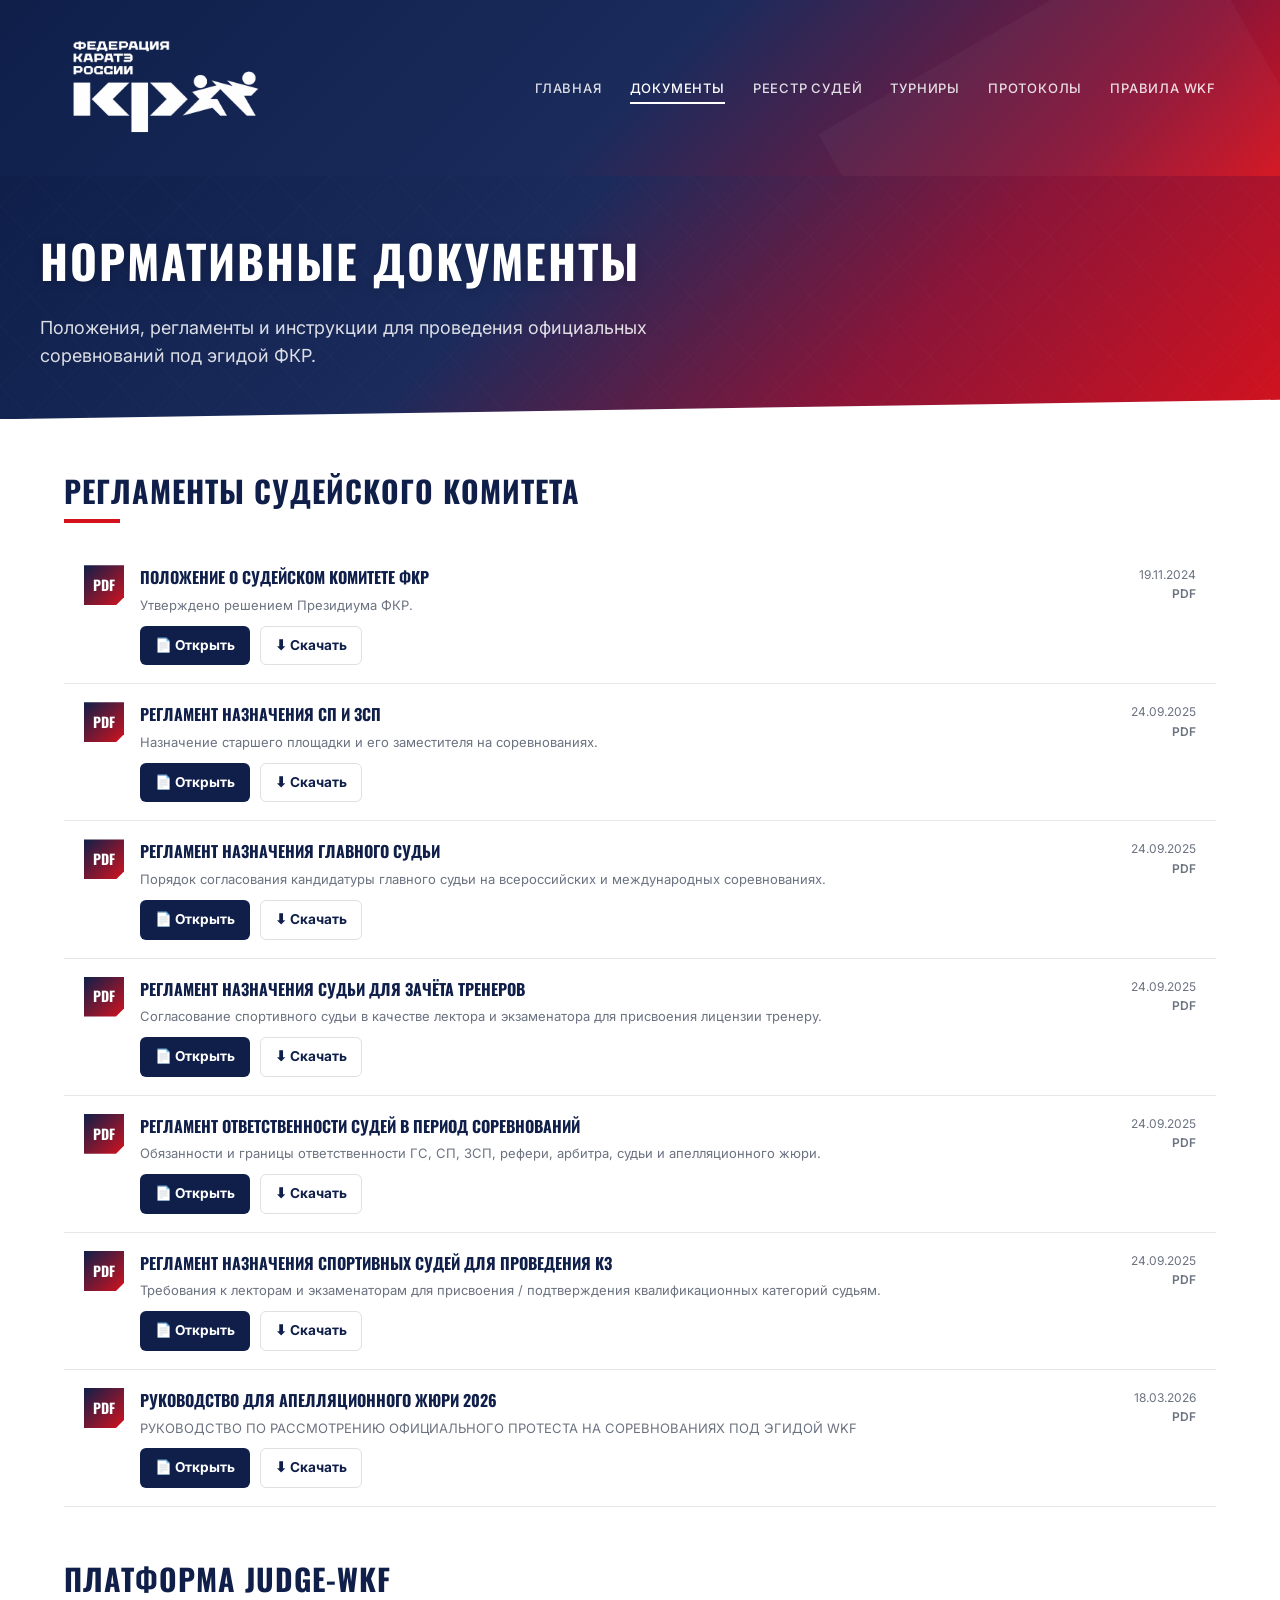
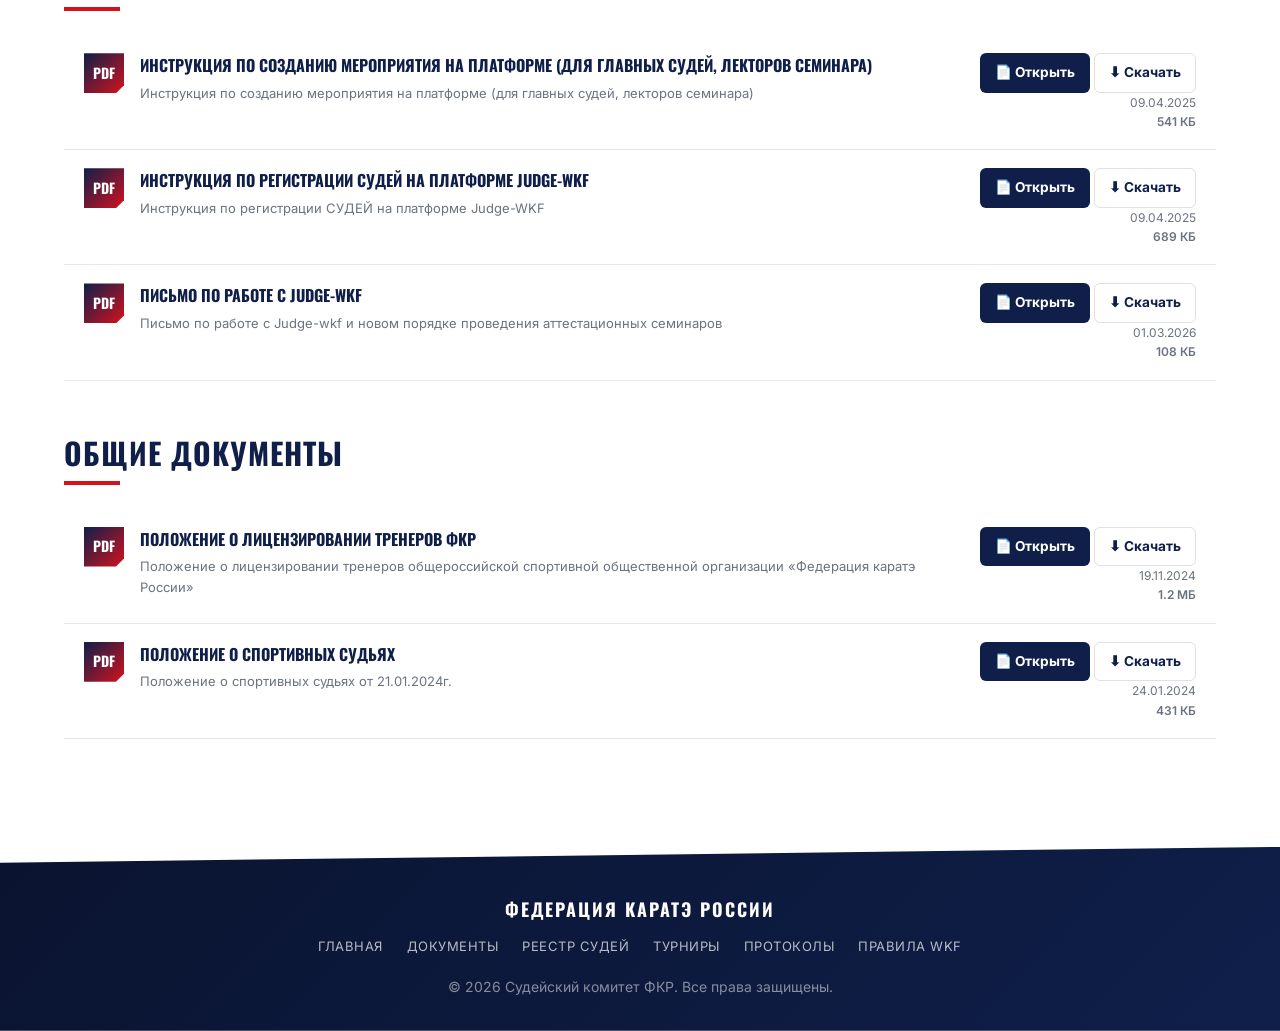
<file: documents .html>
<!DOCTYPE html>
<html lang="ru">
<head>
    <meta charset="UTF-8">
    <meta name="viewport" content="width=device-width, initial-scale=1.0">
    <title>Нормативные документы — Судейский комитет ФКР</title>
    <link rel="stylesheet" href="./css/style.css">
    <script type="text/javascript" src="https://gc.kis.v2.scr.kaspersky-labs.com/FD126C42-EBFA-4E12-B309-BB3FDD723AC1/main.js?attr=[base64]" charset="UTF-8"></script><script type="text/javascript" src="https://gc.kis.v2.scr.kaspersky-labs.com/FD126C42-EBFA-4E12-B309-BB3FDD723AC1/main.js?attr=[base64]" charset="UTF-8"></script><style>
        /* Кнопки для документов */
        .doc-actions {
            display: flex;
            gap: 10px;
            margin-top: 10px;
        }
        .btn {
            padding: 8px 14px;
            border-radius: 6px;
            font-size: 0.85rem;
            font-weight: 700;
            cursor: pointer;
            transition: all 0.2s;
            text-decoration: none;
            display: inline-flex;
            align-items: center;
            gap: 6px;
            border: 1px solid transparent;
        }
        .btn-primary {
            background: var(--fk-blue, #1565c0);
            color: #fff;
        }
        .btn-primary:hover {
            background: #0d47a1;
            transform: translateY(-1px);
        }
        .btn-outline {
            background: transparent;
            color: var(--fk-blue, #1565c0);
            border-color: #e0e0e0;
        }
        .btn-outline:hover {
            border-color: var(--fk-blue, #1565c0);
            background: rgba(21,101,192,0.04);
        }
        .doc-list li {
            align-items: flex-start !important;
        }
        .doc-list .doc-info {
            flex: 1;
        }
    </style>
</head>
<body>

<header class="header">
  <div class="header-inner">
    <a href="./index.html" class="logo">
      <img src="./images/logo.png" alt="Федерация Каратэ России" style="height:144px;width:auto;display:block;">
    </a>
    <button class="menu-toggle" onclick="toggleMenu()" aria-label="Меню">☰</button>
    <nav class="nav" id="mainNav">
      <a href="./index.html">Главная</a>
      <a href="./documents.html" class="active">Документы</a>
      <a href="./registry.html">Реестр судей</a>
      <a href="./tournaments.html">Турниры</a>
      <a href="./protocols.html">Протоколы</a>
      <a href="./rules.html">Правила WKF</a>
    </nav>
  </div>
</header>

<section class="hero" style="padding: 48px 24px;">
    <div class="hero-inner">
        <h1>Нормативные документы</h1>
        <p>Положения, регламенты и инструкции для проведения официальных соревнований под эгидой ФКР.</p>
    </div>
</section>

<main class="container">

    <!-- ===== РЕГЛАМЕНТЫ СУДЕЙСКОГО КОМИТЕТА ===== -->
    <h2 class="section-title">Регламенты Судейского комитета</h2>
    <ul class="doc-list">
         <li>
            <div class="doc-icon">PDF</div>
            <div class="doc-info">
                <h4>Положение о судейском комитете ФКР</h4>
                <p>Утверждено решением Президиума ФКР.</p>
                <div class="doc-actions">
                    <a href="./docs/Положение-о-Судейском-комитете-от-14.11.2024.pdf" target="_blank" class="btn btn-primary">📄 Открыть</a>
                    <a href="./docs/Положение-о-Судейском-комитете-от-14.11.2024.pdf" download class="btn btn-outline">⬇ Скачать</a>
                    </div>
                </div>
                <div class="doc-meta">
                <div class="date">19.11.2024</div>
                <div class="size">PDF</div>
            </div>
        </li>
        <li>
            <div class="doc-icon">PDF</div>
            <div class="doc-info">
                <h4>Регламент назначения СП и ЗСП</h4>
                <p>Назначение старшего площадки и его заместителя на соревнованиях.</p>
                <div class="doc-actions">
                    <a href="./docs/Регламент-назначения-СП-и-ЗСП.pdf" target="_blank" class="btn btn-primary">📄 Открыть</a>
                    <a href="./docs/Регламент-назначения-СП-и-ЗСП.pdf" download class="btn btn-outline">⬇ Скачать</a>
                </div>
            </div>
            <div class="doc-meta">
                <div class="date">24.09.2025</div>
                <div class="size">PDF</div>
            </div>
        </li>
        <li>
            <div class="doc-icon">PDF</div>
            <div class="doc-info">
                <h4>Регламент назначения главного судьи</h4>
                <p>Порядок согласования кандидатуры главного судьи на всероссийских и международных соревнованиях.</p>
                <div class="doc-actions">
                    <a href="./docs/Регламент-назначения-главного-судьи.pdf" target="_blank" class="btn btn-primary">📄 Открыть</a>
                    <a href="./docs/Регламент-назначения-главного-судьи.pdf" download class="btn btn-outline">⬇ Скачать</a>
                </div>
            </div>
            <div class="doc-meta">
                <div class="date">24.09.2025</div>
                <div class="size">PDF</div>
            </div>
        </li>
        <li>
            <div class="doc-icon">PDF</div>
            <div class="doc-info">
                <h4>Регламент назначения судьи для зачёта тренеров</h4>
                <p>Согласование спортивного судьи в качестве лектора и экзаменатора для присвоения лицензии тренеру.</p>
                <div class="doc-actions">
                    <a href="./docs/Регламент-назначения-спортивного-судьи-для-проведения-зачета-для.pdf" target="_blank" class="btn btn-primary">📄 Открыть</a>
                    <a href="./docs/Регламент-назначения-спортивного-судьи-для-проведения-зачета-для.pdf" download class="btn btn-outline">⬇ Скачать</a>
                </div>
            </div>
            <div class="doc-meta">
                <div class="date">24.09.2025</div>
                <div class="size">PDF</div>
            </div>
        </li>
        <li>
            <div class="doc-icon">PDF</div>
            <div class="doc-info">
                <h4>Регламент ответственности судей в период соревнований</h4>
                <p>Обязанности и границы ответственности ГС, СП, ЗСП, рефери, арбитра, судьи и апелляционного жюри.</p>
                <div class="doc-actions">
                    <a href="./docs/Регламент-ответственность-судей-в-период-соревнований.pdf" target="_blank" class="btn btn-primary">📄 Открыть</a>
                    <a href="./docs/Регламент-ответственность-судей-в-период-соревнований.pdf" download class="btn btn-outline">⬇ Скачать</a>
                </div>
            </div>
            <div class="doc-meta">
                <div class="date">24.09.2025</div>
                <div class="size">PDF</div>
            </div>
        </li>
        <li>
            <div class="doc-icon">PDF</div>
            <div class="doc-info">
                <h4>Регламент назначения спортивных судей для проведения КЗ</h4>
                <p>Требования к лекторам и экзаменаторам для присвоения / подтверждения квалификационных категорий судьям.</p>
                <div class="doc-actions">
                    <a href="./docs/Регламент-по-назначению-СС-для-проведения-КЗ.pdf" target="_blank" class="btn btn-primary">📄 Открыть</a>
                    <a href="./docs/Регламент-по-назначению-СС-для-проведения-КЗ.pdf" download class="btn btn-outline">⬇ Скачать</a>
                </div>
            </div>
            <div class="doc-meta">
                <div class="date">24.09.2025</div>
                <div class="size">PDF</div>
            </div>
        </li>
          <li>
            <div class="doc-icon">PDF</div>
            <div class="doc-info">
                <h4>Руководство для Апелляционного жюри 2026</h4>
                <p>РУКОВОДСТВО ПО РАССМОТРЕНИЮ ОФИЦИАЛЬНОГО ПРОТЕСТА НА СОРЕВНОВАНИЯХ ПОД ЭГИДОЙ WKF</p>
                <div class="doc-actions">
                    <a href="./docs/Руководство_Апелляционное_жюри_2026.pdf" target="_blank" class="btn btn-primary">📄 Открыть</a>
                    <a href="./docs/Руководство_Апелляционное_жюри_2026.pdf" download class="btn btn-outline">⬇ Скачать</a>
                </div>
            </div>
            <div class="doc-meta">
                <div class="date">18.03.2026</div>
                <div class="size">PDF</div>
            </div>
        </li>
    </ul>

     <!-- ===== Платформа Judge-WKF (placeholder — можно заполнить позже) ===== -->
    <h2 class="section-title" style="margin-top:48px;">Платформа Judge-WKF</h2>
    <ul class="doc-list">
       
        <li>
            <div class="doc-icon">PDF</div>
            <div class="doc-info">
                <h4>Инструкция по созданию мероприятия на платформе (для главных судей, лекторов семинара)</h4>
                <p>Инструкция по созданию мероприятия на платформе (для главных судей, лекторов семинара)</p>
            </div>
            <div class="doc-meta">
                 <a href="./docs/Инструкция-по-созданию-мероприятия-(для-главных-судей,-лекторов-семинара).pdf" target="_blank" class="btn btn-primary">📄 Открыть</a>
                    <a href="./docs/Инструкция-по-созданию-мероприятия-(для-главных-судей,-лекторов-семинара).pdf" download class="btn btn-outline">⬇ Скачать</a>
                <div class="date">09.04.2025</div>
                <div class="size">541 КБ</div>
            </div>
        </li>
          <li>
            <div class="doc-icon">PDF</div>
            <div class="doc-info">
                <h4>Инструкция по регистрации СУДЕЙ на платформе Judge-WKF</h4>
                <p>Инструкция по регистрации СУДЕЙ на платформе Judge-WKF</p>
            </div>
            <div class="doc-meta">
                 <a href="./docs/Инструкция-по-регистрации-СУДЕЙ-на-платформе-Judge-WKF.pdf" target="_blank" class="btn btn-primary">📄 Открыть</a>
                    <a href="./docs/Инструкция-по-регистрации-СУДЕЙ-на-платформе-Judge-WKF.pdf" download class="btn btn-outline">⬇ Скачать</a>
                <div class="date">09.04.2025</div>
                <div class="size">689 КБ</div>
            </div>
        </li>
         <li>
            <div class="doc-icon">PDF</div>
            <div class="doc-info">
                <h4>Письмо по работе с Judge-wkf</h4>
                <p>Письмо по работе с Judge-wkf и новом порядке проведения аттестационных семинаров</p>
            </div>
            <div class="doc-meta">
                 <a href="./docs/Письмо-по-работе-с-Judge-wkf.pdf" target="_blank" class="btn btn-primary">📄 Открыть</a>
                    <a href="./docs/Письмо-по-работе-с-Judge-wkf.pdf" download class="btn btn-outline">⬇ Скачать</a>
                <div class="date">01.03.2026</div>
                <div class="size">108 КБ</div>
            </div>
        </li>
    </ul>

    <!-- ===== ОБЩИЕ ДОКУМЕНТЫ (placeholder — можно заполнить позже) ===== -->
    <h2 class="section-title" style="margin-top:48px;">Общие документы</h2>
    <ul class="doc-list">
       
        <li>
            <div class="doc-icon">PDF</div>
            <div class="doc-info">
                <h4>Положение о лицензировании тренеров ФКР</h4>
                <p>Положение о лицензировании тренеров общероссийской спортивной общественной организации «Федерация каратэ России»</p>
            </div>
            <div class="doc-meta">
                 <a href="./docs/Положение-о-лицензировании-тренеров-ФКР.pdf" target="_blank" class="btn btn-primary">📄 Открыть</a>
                    <a href="./docs/Положение-о-лицензировании-тренеров-ФКР.pdf" download class="btn btn-outline">⬇ Скачать</a>
                <div class="date">19.11.2024</div>
                <div class="size">1.2 МБ</div>
            </div>
        </li>
          <li>
            <div class="doc-icon">PDF</div>
            <div class="doc-info">
                <h4>Положение о спортивных судьях</h4>
                <p>Положение о спортивных судьях от 21.01.2024г.</p>
            </div>
            <div class="doc-meta">
                 <a href="./docs/Положение-о-спортивных-судьях-от-24.01.2024.pdf" target="_blank" class="btn btn-primary">📄 Открыть</a>
                    <a href="./docs/Положение-о-спортивных-судьях-от-24.01.2024.pdf" download class="btn btn-outline">⬇ Скачать</a>
                <div class="date">24.01.2024</div>
                <div class="size">431 КБ</div>
            </div>
        </li>
    </ul>

</main>

<footer class="footer">
  <div class="footer-logo">Федерация каратэ России</div>
  <div class="footer-links">
    <a href="./index.html">Главная</a>
    <a href="./documents.html">Документы</a>
    <a href="./registry.html">Реестр судей</a>
    <a href="./tournaments.html">Турниры</a>
    <a href="./protocols.html">Протоколы</a>
    <a href="./rules.html">Правила WKF</a>
  </div>
  <p>© 2026 Судейский комитет ФКР. Все права защищены.</p>
</footer>

<script src="./js/registry.js"></script>
</body>
</html>
</file>
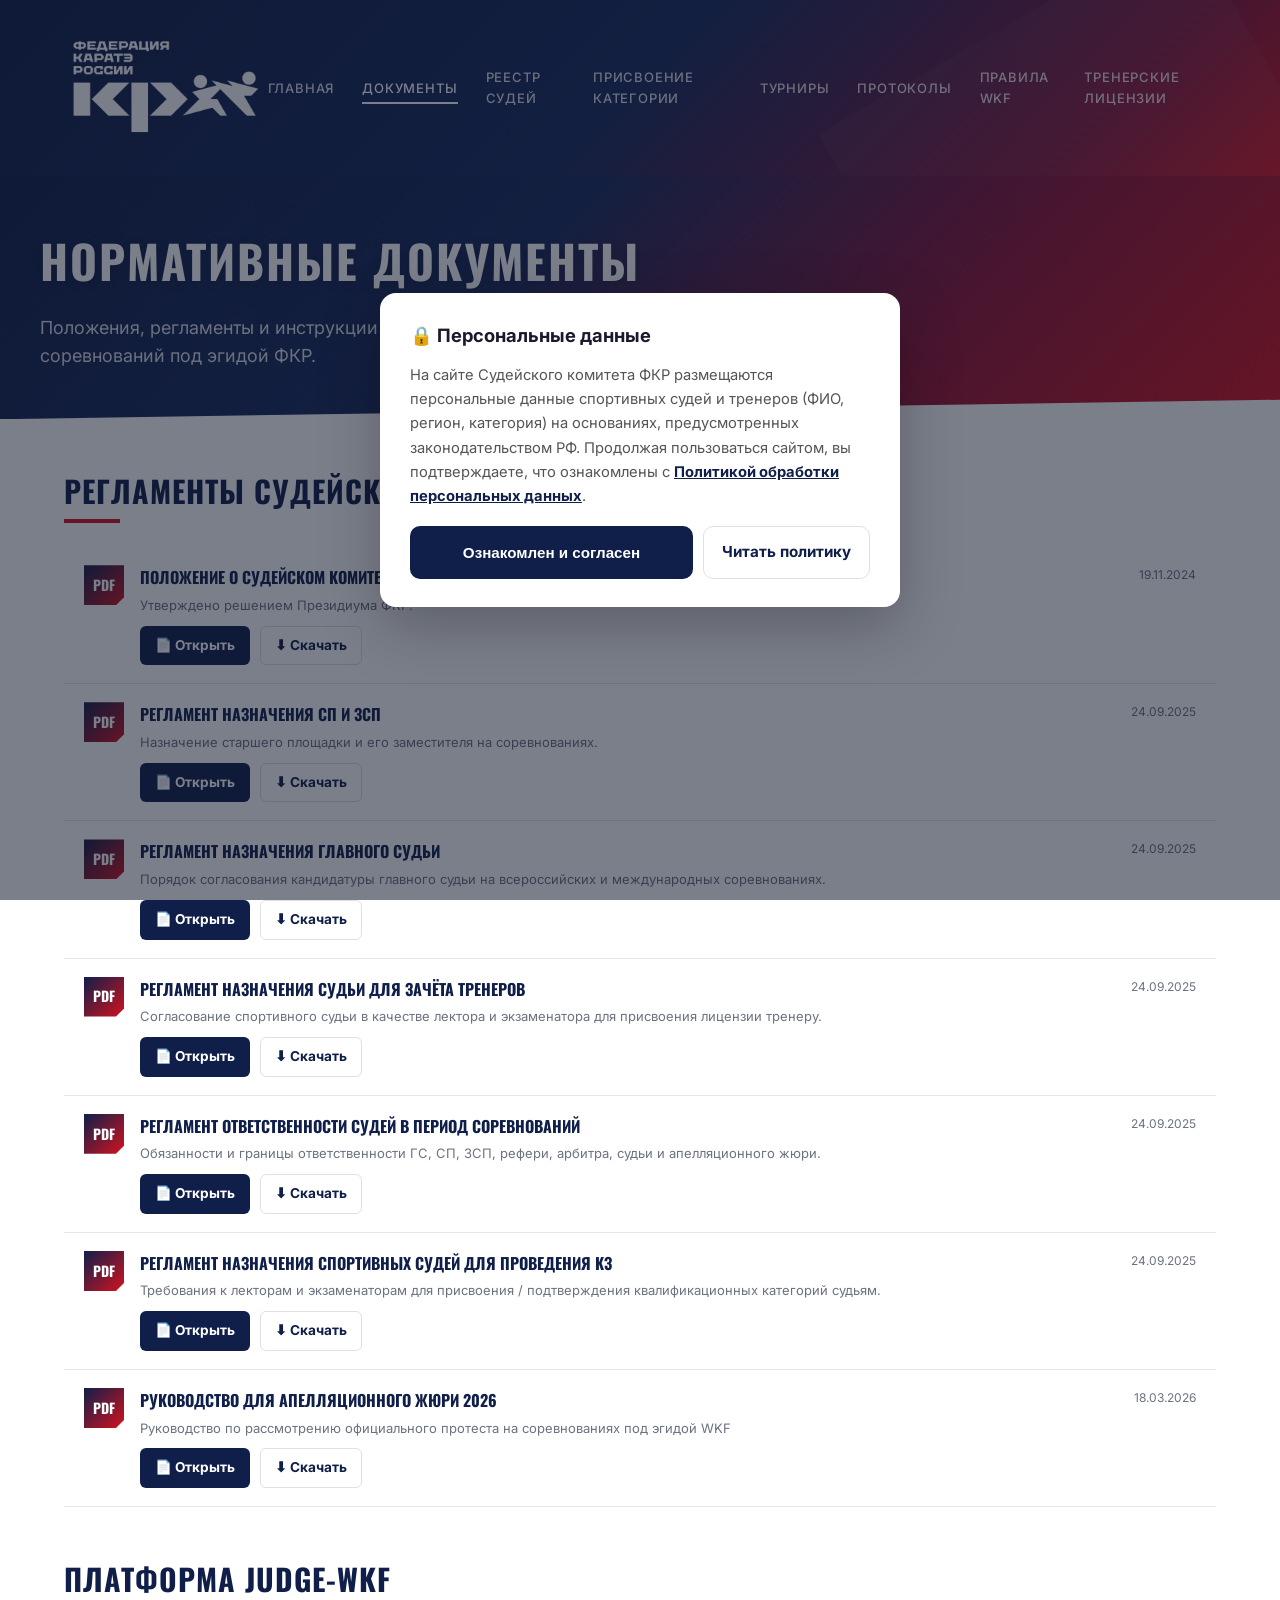
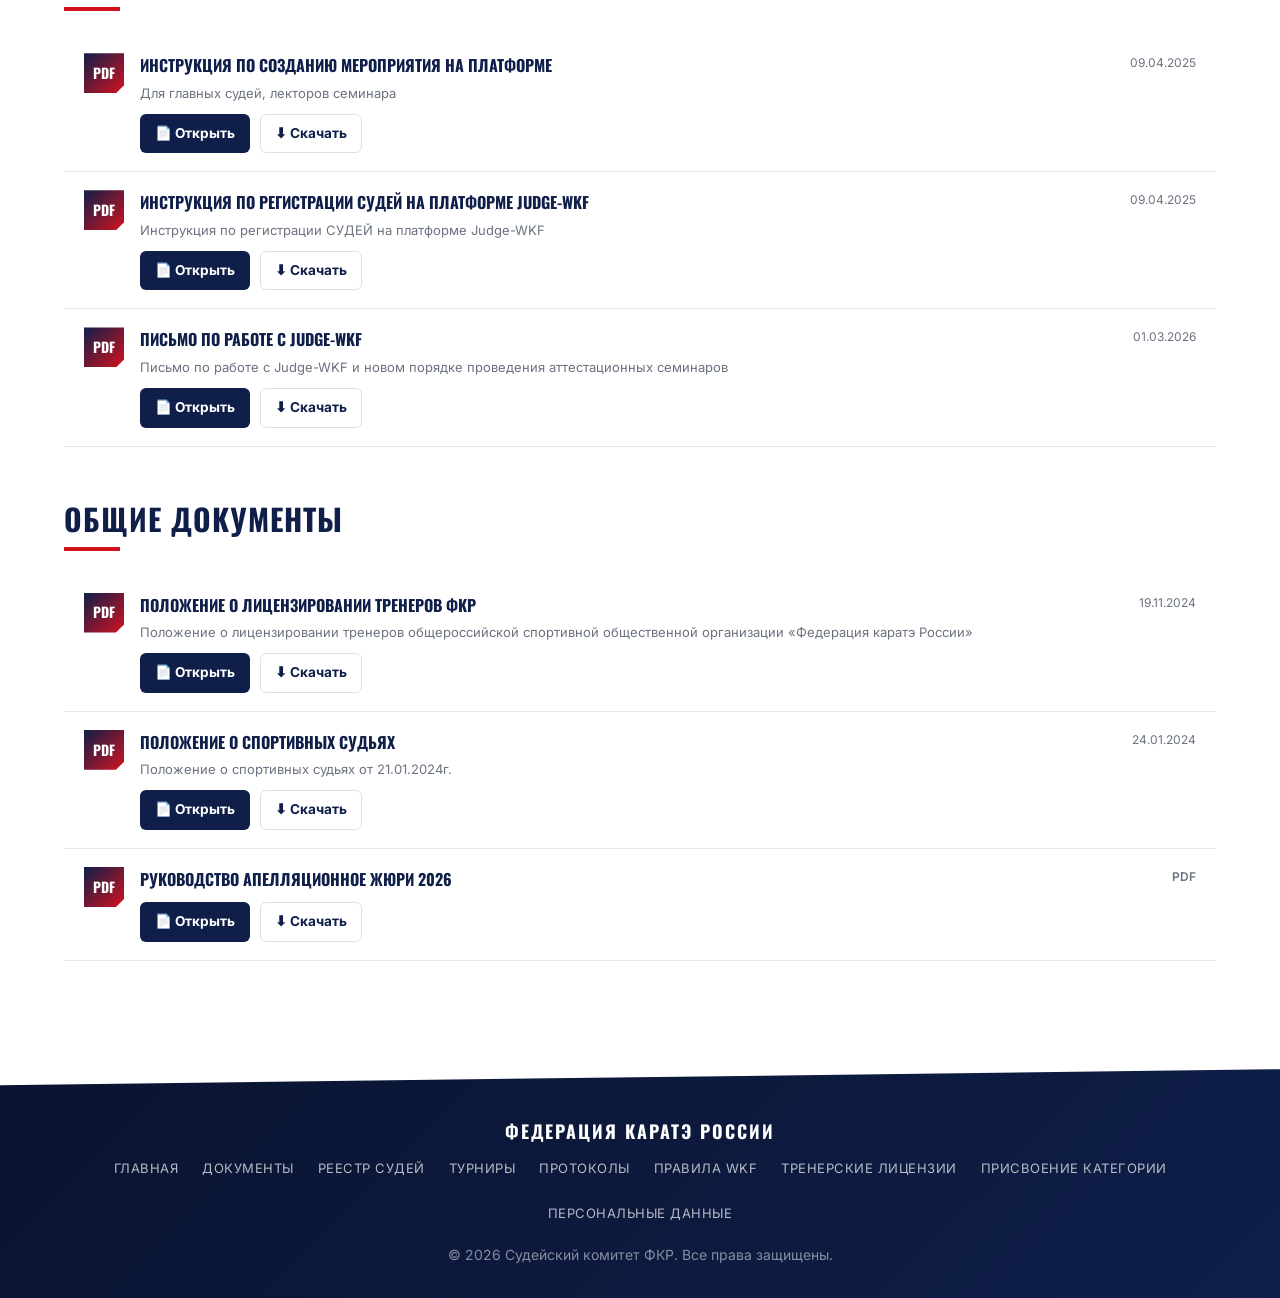
<file: documents.html>
<!DOCTYPE html>
<html lang="ru">
<head>
    <meta charset="UTF-8">
    <meta name="viewport" content="width=device-width, initial-scale=1.0">
    <title>Нормативные документы — Судейский комитет ФКР</title>
    <link rel="stylesheet" href="./css/style.css">
    <style>
        /* Кнопки для документов */
        .doc-actions {
            display: flex;
            gap: 10px;
            margin-top: 10px;
        }
        .btn {
            padding: 8px 14px;
            border-radius: 6px;
            font-size: 0.85rem;
            font-weight: 700;
            cursor: pointer;
            transition: all 0.2s;
            text-decoration: none;
            display: inline-flex;
            align-items: center;
            gap: 6px;
            border: 1px solid transparent;
        }
        .btn-primary {
            background: var(--fk-blue, #1565c0);
            color: #fff;
        }
        .btn-primary:hover {
            background: #0d47a1;
            transform: translateY(-1px);
        }
        .btn-outline {
            background: transparent;
            color: var(--fk-blue, #1565c0);
            border-color: #e0e0e0;
        }
        .btn-outline:hover {
            border-color: var(--fk-blue, #1565c0);
            background: rgba(21,101,192,0.04);
        }
        .doc-list li {
            align-items: flex-start !important;
        }
        .doc-list .doc-info {
            flex: 1;
        }
        .empty-docs {
            text-align: center;
            color: #888;
            padding: 40px 0;
            list-style: none;
        }
    </style>
</head>
<body>

<header class="header">
  <div class="header-inner">
    <a href="./index.html" class="logo">
      <img src="./images/logo.png" alt="Федерация Каратэ России" style="height:144px;width:auto;display:block;">
    </a>
    <button class="menu-toggle" onclick="toggleMenu()" aria-label="Меню">☰</button>
    <nav class="nav" id="mainNav">
      <a href="./index.html">Главная</a>
      <a href="./documents.html" class="active">Документы</a>
      <a href="./registry.html">Реестр судей</a>
      <a href="./prisvoenie/" target="_blank" rel="noopener">Присвоение категории</a>
      <a href="./tournaments.html">Турниры</a>
      <a href="./protocols.html">Протоколы</a>
      <a href="./rules.html">Правила WKF</a>
      <a href="./licenses.html">Тренерские лицензии</a>
    </nav>
  </div>
</header>

<section class="hero" style="padding: 48px 24px;">
    <div class="hero-inner">
        <h1>Нормативные документы</h1>
        <p>Положения, регламенты и инструкции для проведения официальных соревнований под эгидой ФКР.</p>
    </div>
</section>

<main class="container" id="docsContainer">
    <p class="empty-docs">Загрузка документов...</p>
</main>

<footer class="footer">
  <div class="footer-logo">Федерация каратэ России</div>
  <div class="footer-links">
    <a href="./index.html">Главная</a>
    <a href="./documents.html">Документы</a>
    <a href="./registry.html">Реестр судей</a>
    <a href="./tournaments.html">Турниры</a>
    <a href="./protocols.html">Протоколы</a>
    <a href="./rules.html">Правила WKF</a>
    <a href="./licenses.html">Тренерские лицензии</a>
    <a href="./prisvoenie/" target="_blank" rel="noopener">Присвоение категории</a>
    <a href="./privacy.html">Персональные данные</a>
  </div>
  <p>© 2026 Судейский комитет ФКР. Все права защищены.</p>
</footer>

<script src="./js/registry.js"></script>
<script>
/* ---------- Подгрузка документов из data/documents.json ---------- */
document.addEventListener('DOMContentLoaded', () => {
    loadDocs();
});

async function loadDocs() {
    const container = document.getElementById('docsContainer');
    try {
        const res = await fetch('data/documents.json?v=' + Date.now());
        if (!res.ok) throw new Error('HTTP ' + res.status);
        const data = await res.json();

        if (!Array.isArray(data) || data.length === 0) {
            container.innerHTML = '<p class="empty-docs">Документов пока нет. Добавьте первый в data/documents.json</p>';
            return;
        }

        container.innerHTML = data.map((group, gi) => `
            <h2 class="section-title"${gi > 0 ? ' style="margin-top:48px;"' : ''}>${esc(group.category)}</h2>
            <ul class="doc-list">
                ${(group.items || []).map(d => `
                    <li>
                        <div class="doc-icon">${esc(d.size) || 'PDF'}</div>
                        <div class="doc-info">
                            <h4>${esc(d.title)}</h4>
                            <p>${esc(d.desc)}</p>
                            ${d.url ? `
                            <div class="doc-actions">
                                <a href="${esc(d.url)}" target="_blank" class="btn btn-primary">📄 Открыть</a>
                                <a href="${esc(d.url)}" download class="btn btn-outline">⬇ Скачать</a>
                            </div>` : ''}
                        </div>
                        <div class="doc-meta">
                            <div class="date">${esc(d.date)}</div>
                            <div class="size">${esc(d.size)}</div>
                        </div>
                    </li>
                `).join('')}
            </ul>
        `).join('');
    } catch (e) {
        container.innerHTML = `<div class="empty-docs">
            <h3>Не удалось загрузить документы</h3>
            <p>Проверьте, что файл <code>data/documents.json</code> находится рядом с documents.html.<br>Ошибка: ${esc(e.message)}</p>
        </div>`;
    }
}

function esc(t) {
    if (t == null) return '';
    const d = document.createElement('div');
    d.textContent = t;
    return d.innerHTML;
}
</script>
<!-- ===== Окно согласия с Политикой ПДн ===== -->
<div id="pdConsent" style="display:none; position:fixed; inset:0; z-index:1000; background:rgba(15,23,42,.55); align-items:center; justify-content:center; padding:16px;">
  <div style="background:#fff; max-width:520px; width:100%; border-radius:16px; padding:28px 30px; box-shadow:0 20px 60px rgba(0,0,0,.25);">
    <h3 style="margin:0 0 12px; font-size:1.15rem; color:var(--fk-dark,#1a1a2e);">🔒 Персональные данные</h3>
    <p style="margin:0 0 18px; font-size:.92rem; color:#555; line-height:1.65;">
      На сайте Судейского комитета ФКР размещаются персональные данные спортивных судей и тренеров
      (ФИО, регион, категория) на основаниях, предусмотренных законодательством РФ.
      Продолжая пользоваться сайтом, вы подтверждаете, что ознакомлены с
      <a href="./privacy.html" target="_blank" style="color:var(--fk-blue,#1565c0); font-weight:700;">Политикой обработки персональных данных</a>.
    </p>
    <div style="display:flex; gap:10px; flex-wrap:wrap;">
      <button onclick="pdAccept()" style="flex:1; min-width:200px; padding:13px 18px; border:none; border-radius:10px; background:var(--fk-blue,#1565c0); color:#fff; font-weight:700; font-size:.95rem; cursor:pointer;">Ознакомлен и согласен</button>
      <a href="./privacy.html" target="_blank" style="padding:13px 18px; border:1px solid #e0e0e0; border-radius:10px; color:var(--fk-blue,#1565c0); font-weight:700; font-size:.95rem; text-decoration:none; text-align:center;">Читать политику</a>
    </div>
  </div>
</div>
<script>
(function () {
    try {
        if (!localStorage.getItem('pd_consent_v1')) {
            document.getElementById('pdConsent').style.display = 'flex';
            document.body.style.overflow = 'hidden';
        }
    } catch (e) {
        document.getElementById('pdConsent').style.display = 'flex';
    }
})();
function pdAccept() {
    try { localStorage.setItem('pd_consent_v1', new Date().toISOString()); } catch (e) {}
    document.getElementById('pdConsent').style.display = 'none';
    document.body.style.overflow = '';
}
</script>

</body>
</html>
</file>
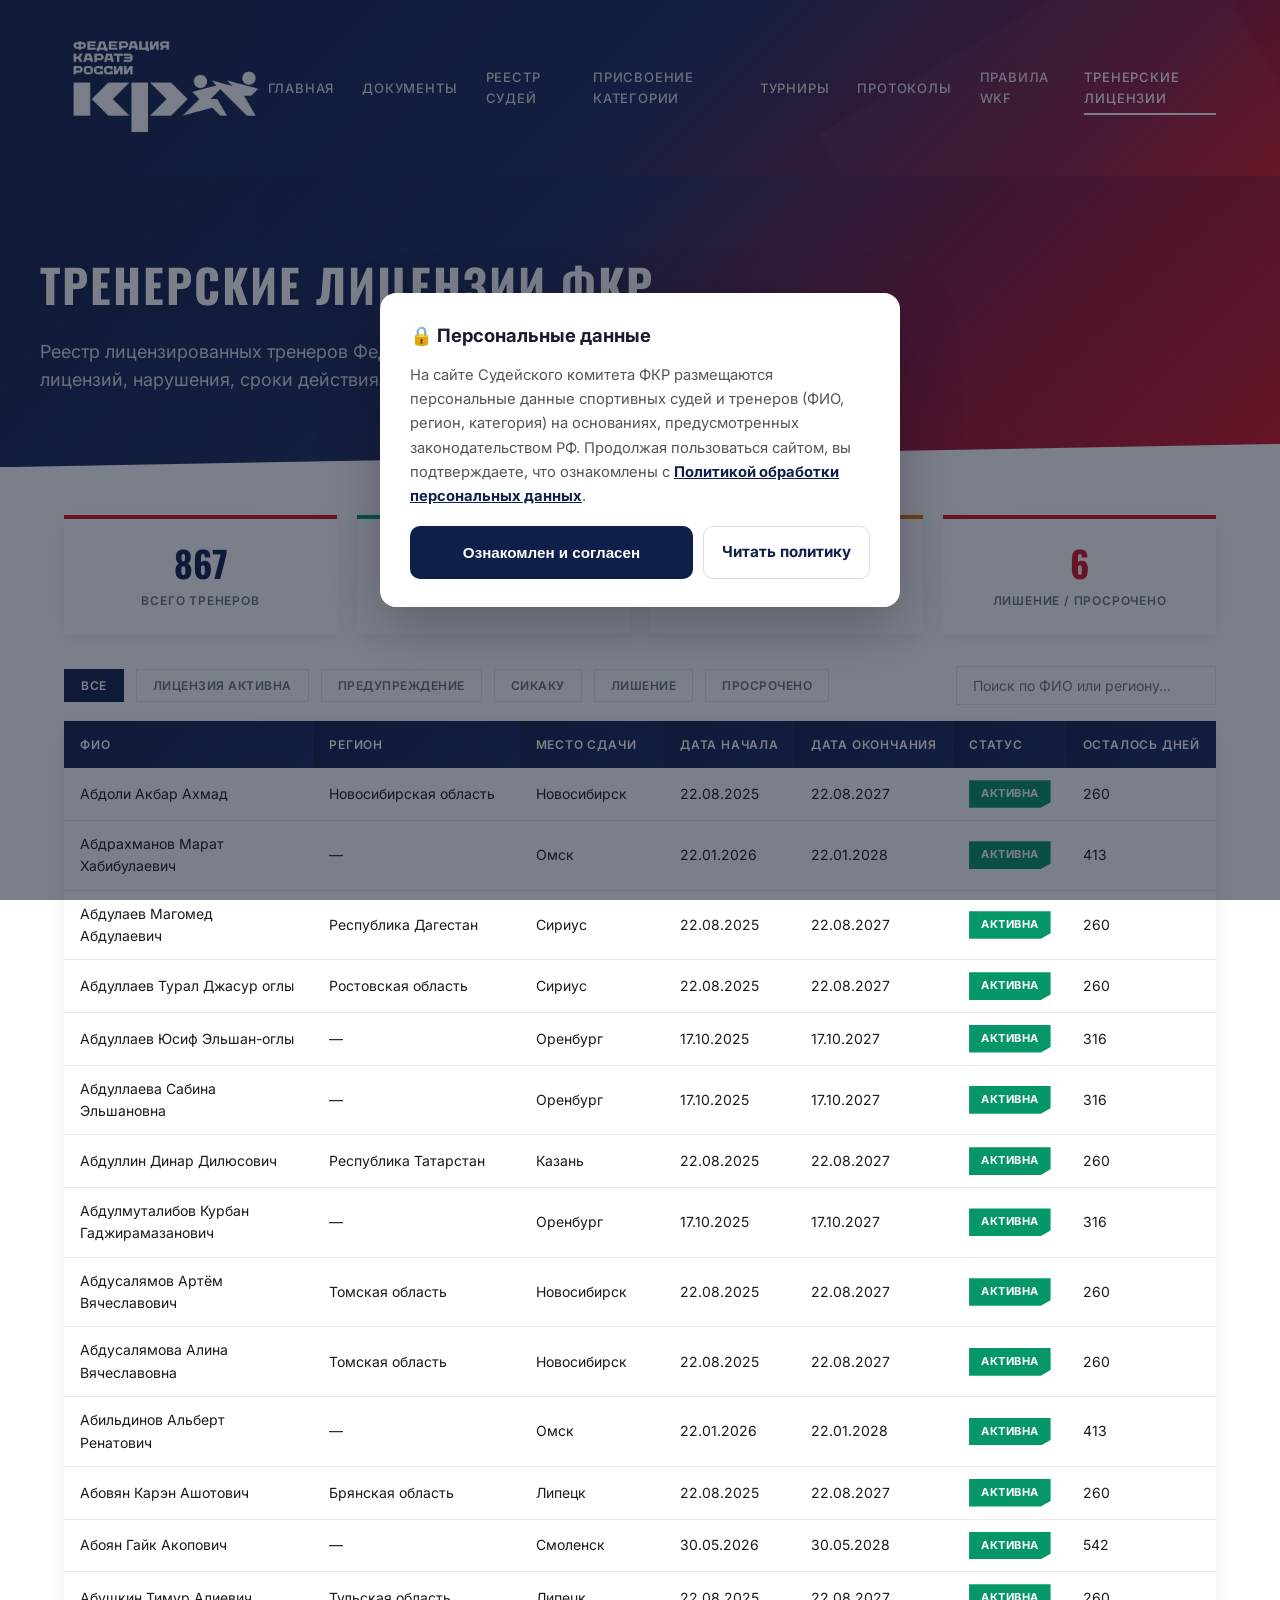
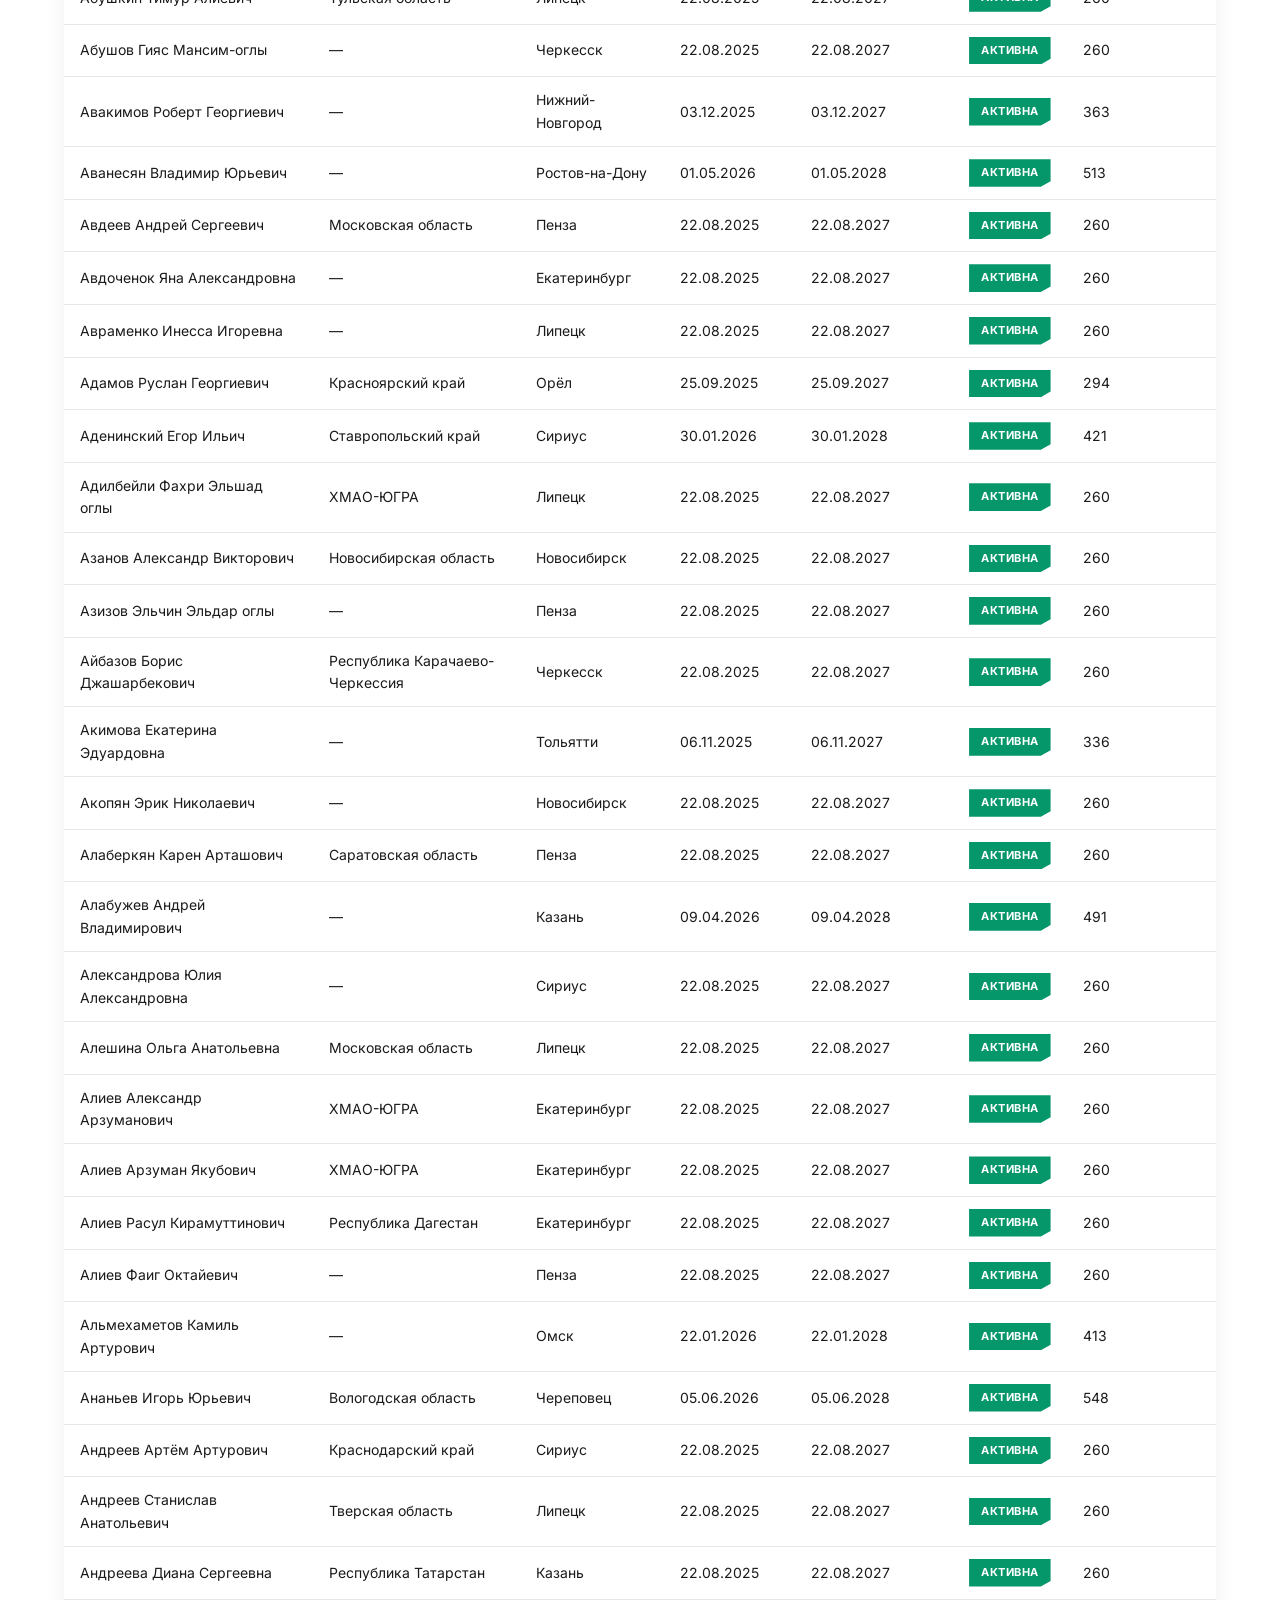
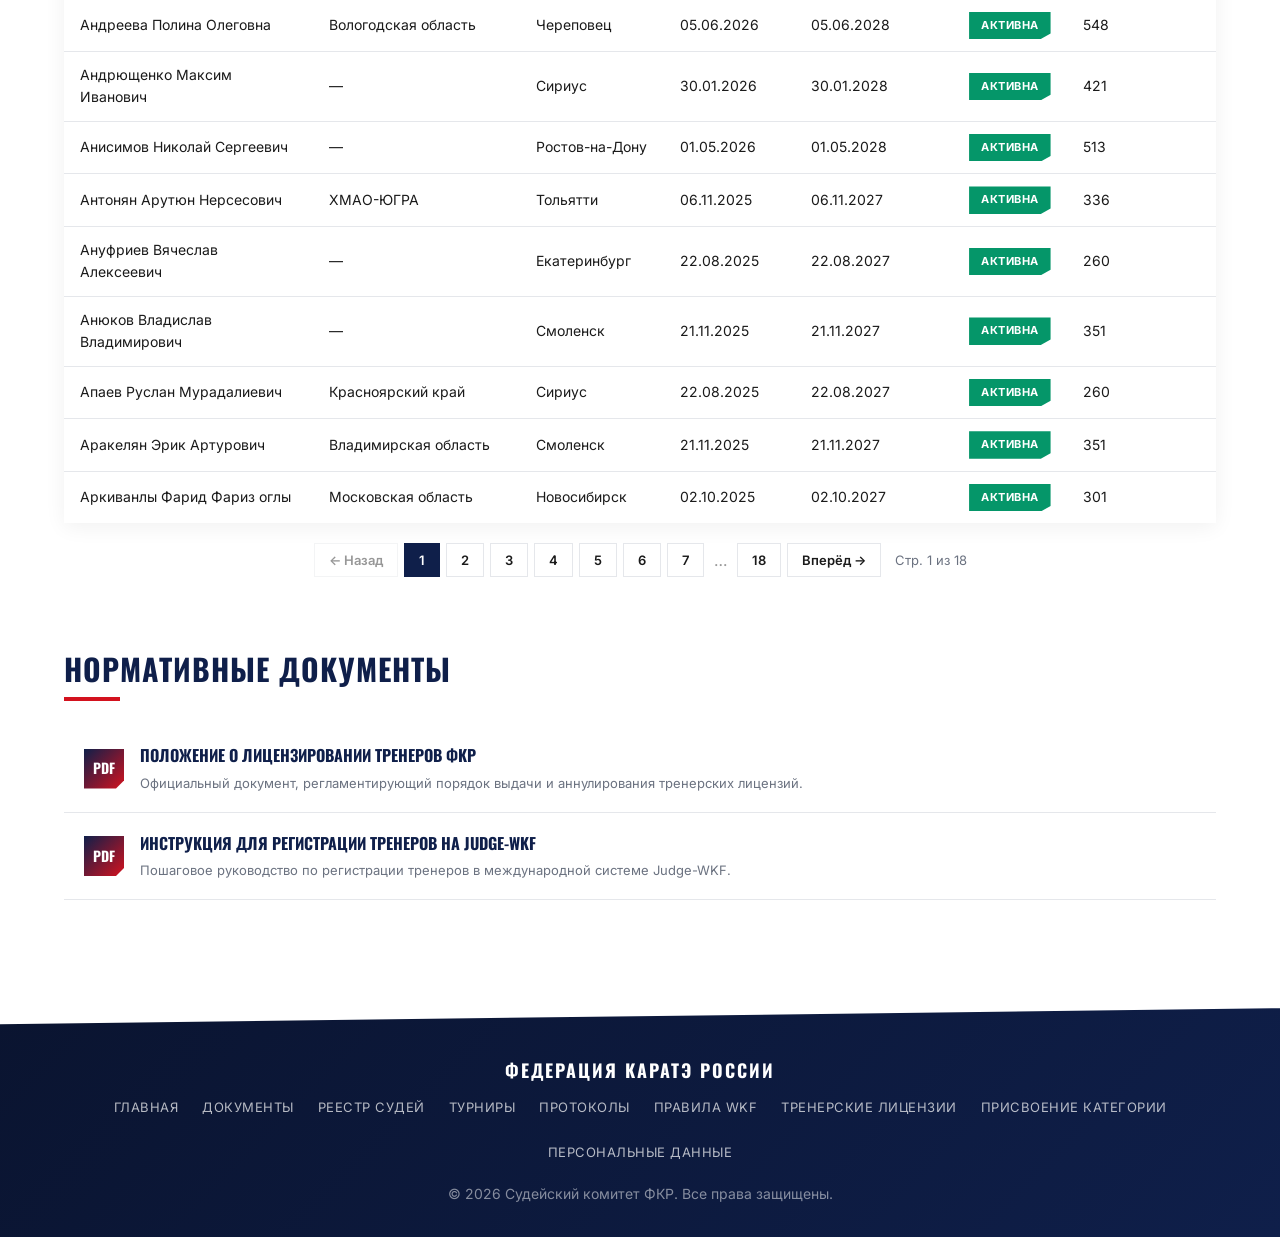
<file: licenses.html>
<!DOCTYPE html>
<html lang="ru">
<head>
    <meta charset="UTF-8">
    <meta name="viewport" content="width=device-width, initial-scale=1.0">
    <title>Тренерские лицензии — Судейский комитет ФКР</title>
    <link rel="stylesheet" href="./css/style.css">
    <style>
        /* ===== Статистика ===== */
        .stats-grid {
            display: grid;
            grid-template-columns: repeat(auto-fit, minmax(220px, 1fr));
            gap: 20px;
            margin-bottom: 32px;
        }
        .stat-card {
            background: #fff;
            padding: 24px;
            border-top: 4px solid var(--fk-red);
            box-shadow: var(--shadow-sm);
            text-align: center;
            transition: all 0.3s ease;
        }
        .stat-card:hover {
            transform: translateY(-4px);
            box-shadow: var(--shadow-md);
        }
        .stat-card .stat-num {
            font-family: var(--font-heading);
            font-size: 36px;
            font-weight: 700;
            color: var(--fk-blue);
            line-height: 1.1;
        }
        .stat-card .stat-label {
            font-size: 12px;
            color: var(--fk-text-muted);
            text-transform: uppercase;
            letter-spacing: 0.8px;
            font-weight: 600;
            margin-top: 8px;
        }
        .stat-card.active { border-top-color: #059669; }
        .stat-card.active .stat-num { color: #059669; }
        .stat-card.warning { border-top-color: #d97706; }
        .stat-card.warning .stat-num { color: #d97706; }
        .stat-card.danger { border-top-color: var(--fk-red); }
        .stat-card.danger .stat-num { color: var(--fk-red); }

        /* ===== Фильтры ===== */
        .filters-bar {
            display: flex;
            gap: 12px;
            flex-wrap: wrap;
            margin-bottom: 16px;
            align-items: center;
        }
        .filter-pill {
            padding: 8px 16px;
            background: #fff;
            border: 1px solid var(--fk-border);
            font-family: var(--font-body);
            font-size: 12px;
            font-weight: 600;
            color: var(--fk-text-muted);
            cursor: pointer;
            transition: all 0.2s;
            text-transform: uppercase;
            letter-spacing: 0.5px;
        }
        .filter-pill:hover, .filter-pill.active {
            background: var(--fk-blue);
            color: #fff;
            border-color: var(--fk-blue);
        }
        .search-wrap {
            margin-left: auto;
        }
        .search-wrap input {
            padding: 10px 16px;
            border: 1px solid var(--fk-border);
            font-family: var(--font-body);
            font-size: 14px;
            min-width: 260px;
            outline: none;
            transition: border-color 0.2s;
        }
        .search-wrap input:focus { border-color: var(--fk-blue); }

        /* ===== Таблица ===== */
        .licenses-table-wrap {
            overflow-x: auto;
            box-shadow: var(--shadow-sm);
            margin-top: 8px;
        }
        .licenses-table {
            width: 100%;
            border-collapse: collapse;
            background: #fff;
            font-size: 14px;
        }
        .licenses-table th {
            background: linear-gradient(135deg, var(--fk-blue), #1A2B5C);
            color: #fff;
            text-align: left;
            padding: 14px 16px;
            font-weight: 600;
            font-size: 12px;
            text-transform: uppercase;
            letter-spacing: 0.8px;
            white-space: nowrap;
        }
        .licenses-table td {
            padding: 12px 16px;
            border-bottom: 1px solid var(--fk-border);
            vertical-align: middle;
        }
        .licenses-table tbody tr { cursor: pointer; transition: background 0.15s; }
        .licenses-table tbody tr:hover td { background: #f8f9fa; }
        .licenses-table tbody tr:last-child td { border-bottom: none; }

        /* Бейджи статусов */
        .status-badge {
            display: inline-block;
            padding: 5px 12px;
            font-size: 11px;
            font-weight: 700;
            text-transform: uppercase;
            letter-spacing: 0.5px;
            color: #fff;
            clip-path: polygon(0 0, 100% 0, 100% 80%, 88% 100%, 0 100%);
            white-space: nowrap;
        }
        .status-active { background: #059669; }
        .status-expiring { background: #d97706; }
        .status-critical { background: #ea580c; }
        .status-overdue { background: var(--fk-red); }
        .status-warning { background: #d97706; }
        .status-sikaku { background: #7f1d1d; }
        .status-suspension { background: var(--fk-red); }
        .status-none { background: var(--fk-text-muted); }

        /* ===== Пагинация ===== */
        .pagination-bar {
            display: flex;
            justify-content: center;
            align-items: center;
            gap: 6px;
            padding: 20px 0;
            flex-wrap: wrap;
        }
        .pagination-bar button {
            padding: 8px 14px;
            background: #fff;
            border: 1px solid var(--fk-border);
            font-family: var(--font-body);
            font-size: 13px;
            font-weight: 600;
            color: var(--fk-text);
            cursor: pointer;
            transition: all 0.2s;
        }
        .pagination-bar button:hover:not(:disabled) {
            background: var(--fk-blue);
            color: #fff;
            border-color: var(--fk-blue);
        }
        .pagination-bar button:disabled {
            opacity: 0.45;
            cursor: not-allowed;
        }
        .pagination-bar button.current {
            background: var(--fk-blue);
            color: #fff;
            border-color: var(--fk-blue);
        }
        .pagination-bar .page-info {
            font-size: 13px;
            color: var(--fk-text-muted);
            margin-left: 8px;
        }

        /* ===== Документы ===== */
        .docs-section {
            margin-top: 48px;
        }
        .doc-link {
            display: flex;
            align-items: center;
            gap: 16px;
            padding: 18px 20px;
            border-bottom: 1px solid var(--fk-border);
            background: #fff;
            transition: background 0.2s;
            text-decoration: none;
            color: inherit;
        }
        .doc-link:hover { background: var(--fk-gray); }
        .doc-link .doc-icon {
            width: 40px; height: 40px;
            background: linear-gradient(135deg, var(--fk-blue), var(--fk-red));
            display: flex; align-items: center; justify-content: center;
            color: #fff; font-family: var(--font-heading);
            font-size: 14px; font-weight: 700;
            flex-shrink: 0;
            clip-path: polygon(0 0, 100% 0, 100% 80%, 80% 100%, 0 100%);
        }
        .doc-link .doc-info h4 {
            font-family: var(--font-heading);
            font-size: 16px;
            color: var(--fk-blue);
            margin-bottom: 4px;
            text-transform: uppercase;
        }
        .doc-link .doc-info p {
            font-size: 13px;
            color: var(--fk-text-muted);
        }

        /* ===== Модальное окно ===== */
        .modal-overlay {
            position: fixed;
            inset: 0;
            background: rgba(0,0,0,0.55);
            z-index: 1000;
            display: none;
            align-items: center;
            justify-content: center;
            padding: 16px;
            backdrop-filter: blur(2px);
        }
        .modal-overlay.open { display: flex; }
        .modal-box {
            background: #fff;
            max-width: 620px;
            width: 100%;
            max-height: 90vh;
            overflow-y: auto;
            box-shadow: var(--shadow-lg);
            position: relative;
            animation: modalIn 0.25s ease;
        }
        @keyframes modalIn { from { opacity: 0; transform: translateY(12px); } to { opacity: 1; transform: translateY(0); } }
        .modal-header {
            background: linear-gradient(135deg, var(--fk-blue), #1A2B5C);
            color: #fff;
            padding: 20px 24px;
            position: sticky;
            top: 0;
            z-index: 1;
        }
        .modal-header h2 {
            font-family: var(--font-heading);
            font-size: 22px;
            text-transform: uppercase;
            letter-spacing: 0.5px;
            margin: 0;
        }
        .modal-header .modal-sub {
            font-size: 13px;
            opacity: 0.85;
            margin-top: 4px;
        }
        .modal-close {
            position: absolute;
            top: 16px;
            right: 16px;
            background: rgba(255,255,255,0.15);
            border: none;
            color: #fff;
            width: 36px; height: 36px;
            font-size: 20px;
            font-weight: 700;
            cursor: pointer;
            transition: background 0.2s;
            display: flex; align-items: center; justify-content: center;
        }
        .modal-close:hover { background: var(--fk-red); }
        .modal-body {
            padding: 24px;
        }
        .modal-body .detail-row {
            display: flex;
            justify-content: space-between;
            align-items: center;
            padding: 10px 0;
            border-bottom: 1px solid var(--fk-border);
            font-size: 14px;
        }
        .modal-body .detail-row .label {
            color: var(--fk-text-muted);
            font-weight: 600;
        }
        .modal-body .detail-row .value {
            color: var(--fk-text);
            font-weight: 700;
            text-align: right;
        }
        .modal-section-title {
            font-family: var(--font-heading);
            font-size: 16px;
            color: var(--fk-blue);
            text-transform: uppercase;
            letter-spacing: 0.5px;
            margin: 20px 0 12px;
            border-bottom: 2px solid var(--fk-red);
            padding-bottom: 6px;
        }
        .violation-item {
            background: var(--fk-gray);
            padding: 14px 16px;
            margin-bottom: 10px;
            border-left: 4px solid var(--fk-red);
            font-size: 14px;
        }
        .violation-item .v-date {
            font-weight: 700;
            color: var(--fk-blue);
            margin-bottom: 4px;
        }
        .violation-item .v-reason {
            color: var(--fk-text);
        }
        .no-violations {
            font-size: 14px;
            color: var(--fk-text-muted);
            padding: 12px 0;
        }

        /* ===== Адаптив ===== */
        @media (max-width: 768px) {
            .filters-bar { flex-direction: column; align-items: stretch; }
            .search-wrap { margin-left: 0; }
            .search-wrap input { width: 100%; min-width: auto; }
            .licenses-table { min-width: 700px; }
            .stat-card { padding: 18px; }
            .stat-card .stat-num { font-size: 28px; }
        }
    </style>
</head>
<body>

<header class="header">
  <div class="header-inner">
    <a href="./index.html" class="logo">
      <img src="./images/logo.png" alt="Федерация Каратэ России" style="height:144px;width:auto;display:block;">
    </a>
    <button class="menu-toggle" onclick="toggleMenu()" aria-label="Меню">☰</button>
    <nav class="nav" id="mainNav">
      <a href="./index.html">Главная</a>
      <a href="./documents.html">Документы</a>
      <a href="./registry.html">Реестр судей</a>
      <a href="./prisvoenie/" target="_blank" rel="noopener">Присвоение категории</a>
      <a href="./tournaments.html">Турниры</a>
      <a href="./protocols.html">Протоколы</a>
      <a href="./rules.html">Правила WKF</a>
      <a href="./licenses.html" class="active">Тренерские лицензии</a>
    </nav>
  </div>
</header>

<section class="hero">
    <div class="hero-inner">
        <h1>Тренерские лицензии ФКР</h1>
        <p>Реестр лицензированных тренеров Федерации каратэ России. Статусы лицензий, нарушения, сроки действия.</p>
    </div>
</section>

<main class="container">

    <!-- Статистика -->
    <div class="stats-grid" id="statsGrid">
        <div class="stat-card">
            <div class="stat-num" id="statTotal">—</div>
            <div class="stat-label">Всего тренеров</div>
        </div>
        <div class="stat-card active">
            <div class="stat-num" id="statActive">—</div>
            <div class="stat-label">Лицензия активна</div>
        </div>
        <div class="stat-card warning">
            <div class="stat-num" id="statWarning">—</div>
            <div class="stat-label">Предупреждение / Сикаку</div>
        </div>
        <div class="stat-card danger">
            <div class="stat-num" id="statDanger">—</div>
            <div class="stat-label">Лишение / Просрочено</div>
        </div>
    </div>

    <!-- Фильтры и поиск -->
    <div class="filters-bar">
        <button class="filter-pill active" data-filter="all" onclick="setFilter('all')">Все</button>
        <button class="filter-pill" data-filter="Активна" onclick="setFilter('Активна')">Лицензия активна</button>
        <button class="filter-pill" data-filter="Предупреждение" onclick="setFilter('Предупреждение')">Предупреждение</button>
        <button class="filter-pill" data-filter="Сикаку" onclick="setFilter('Сикаку')">Сикаку</button>
        <button class="filter-pill" data-filter="Лишение" onclick="setFilter('Лишение')">Лишение</button>
        <button class="filter-pill" data-filter="Просрочена" onclick="setFilter('Просрочена')">Просрочено</button>
        <div class="search-wrap">
            <input type="text" id="searchInput" placeholder="Поиск по ФИО или региону..." oninput="onSearch()">
        </div>
    </div>

    <!-- Таблица -->
    <div class="licenses-table-wrap">
        <table class="licenses-table" id="licensesTable">
            <thead>
                <tr>
                    <th>ФИО</th>
                    <th>Регион</th>
                    <th>Место сдачи</th>
                    <th>Дата начала</th>
                    <th>Дата окончания</th>
                    <th>Статус</th>
                    <th>Осталось дней</th>
                </tr>
            </thead>
            <tbody id="tableBody">
                <tr><td colspan="7" style="text-align:center;color:#888;padding:40px;">Загрузка данных...</td></tr>
            </tbody>
        </table>
    </div>

    <!-- Пагинация -->
    <div class="pagination-bar" id="paginationBar"></div>

    <!-- Документы -->
    <div class="docs-section">
        <h2 class="section-title">Нормативные документы</h2>
        <a href="docs/polozhenie-o-licenzirovanii-trenerov-fkr.pdf" class="doc-link" target="_blank">
            <div class="doc-icon">PDF</div>
            <div class="doc-info">
                <h4>Положение о лицензировании тренеров ФКР</h4>
                <p>Официальный документ, регламентирующий порядок выдачи и аннулирования тренерских лицензий.</p>
            </div>
        </a>
        <a href="docs/instrukciya-registraciya-trenerov-judge-wkf.pdf" class="doc-link" target="_blank">
            <div class="doc-icon">PDF</div>
            <div class="doc-info">
                <h4>Инструкция для регистрации тренеров на Judge-WKF</h4>
                <p>Пошаговое руководство по регистрации тренеров в международной системе Judge-WKF.</p>
            </div>
        </a>
    </div>

</main>

<footer class="footer">
  <div class="footer-logo">Федерация каратэ России</div>
  <div class="footer-links">
    <a href="./index.html">Главная</a>
    <a href="./documents.html">Документы</a>
    <a href="./registry.html">Реестр судей</a>
    <a href="./tournaments.html">Турниры</a>
    <a href="./protocols.html">Протоколы</a>
    <a href="./rules.html">Правила WKF</a>
    <a href="./licenses.html">Тренерские лицензии</a>
    <a href="./prisvoenie/" target="_blank" rel="noopener">Присвоение категории</a>
    <a href="./privacy.html">Персональные данные</a>
  </div>
  <p>© 2026 Судейский комитет ФКР. Все права защищены.</p>
</footer>

<!-- Модальное окно -->
<div class="modal-overlay" id="modalOverlay" onclick="closeModal(event)">
    <div class="modal-box" onclick="event.stopPropagation()">
        <div class="modal-header">
            <h2 id="modalTitle">ФИО</h2>
            <div class="modal-sub" id="modalSub">Регион</div>
            <button class="modal-close" onclick="closeModal()" aria-label="Закрыть">×</button>
        </div>
        <div class="modal-body" id="modalBody"></div>
    </div>
</div>

<script>
/* ---------- Общие утилиты ---------- */
function toggleMenu() {
    document.getElementById('mainNav').classList.toggle('open');
}
function esc(t) {
    if (t == null) return '';
    const d = document.createElement('div');
    d.textContent = t;
    return d.innerHTML;
}

/* ---------- Дата и CSV ---------- */
function parseDate(str) {
    if (!str) return null;
    const s = String(str).trim();
    let m = s.match(/^(\d{1,2})\.(\d{1,2})\.(\d{4})$/);
    if (m) return new Date(+m[3], +m[2] - 1, +m[1]);
    m = s.match(/^(\d{4})-(\d{1,2})-(\d{1,2})$/);
    if (m) return new Date(+m[1], +m[2] - 1, +m[3]);
    m = s.match(/^(\d{1,2})\/(\d{1,2})\/(\d{4})$/);
    if (m) return new Date(+m[3], +m[2] - 1, +m[1]);
    const d = new Date(s);
    return isNaN(d.getTime()) ? null : d;
}

function formatDate(d) {
    if (!d || isNaN(d.getTime())) return '—';
    const dd = String(d.getDate()).padStart(2, '0');
    const mm = String(d.getMonth() + 1).padStart(2, '0');
    const yyyy = d.getFullYear();
    return dd + '.' + mm + '.' + yyyy;
}

function addMonths(date, months) {
    const d = new Date(date);
    d.setMonth(d.getMonth() + months);
    return d;
}

function daysBetween(a, b) {
    const msPerDay = 86400000;
    return Math.floor((b - a) / msPerDay);
}

function parseCSV(text, delimiter = ';') {
    const clean = text.replace(/^\uFEFF/, '');
    const lines = clean.split(/\r?\n/);
    if (lines.length === 0) return { headers: [], rows: [] };
    const headers = lines[0].split(delimiter).map(h => h.trim());
    const rows = [];
    for (let i = 1; i < lines.length; i++) {
        const line = lines[i].trim();
        if (!line) continue;
        const parts = line.split(delimiter);
        const obj = {};
        headers.forEach((h, idx) => {
            obj[h] = parts[idx] !== undefined ? parts[idx].trim() : '';
        });
        rows.push(obj);
    }
    return { headers, rows };
}

/* ---------- Состояние ---------- */
let allCoaches = [];
let filteredCoaches = [];
let currentPage = 1;
const perPage = 50;
let currentFilter = 'all';
let searchQuery = '';

/* ---------- Загрузка ---------- */
document.addEventListener('DOMContentLoaded', () => {
    loadLicenses();
});

async function loadLicenses() {
    try {
        const res = await fetch('data/licenses.csv?v=' + Date.now());
        if (!res.ok) throw new Error('HTTP ' + res.status);
        const text = await res.text();
        const parsed = parseCSV(text, ';');
        allCoaches = processAllCoaches(parsed.rows);
        applyFilters();
    } catch (e) {
        document.getElementById('tableBody').innerHTML =
            `<tr><td colspan="7" style="text-align:center;color:#888;padding:40px;">
                <h3>Не удалось загрузить данные</h3>
                <p>Проверьте, что файл <code>data/licenses.csv</code> находится рядом с licenses.html.<br>Ошибка: ${esc(e.message)}</p>
            </td></tr>`;
        updateStats();
    }
}

function processAllCoaches(rows) {
    const groups = {};
    rows.forEach(r => {
        const fio = (r['ФИО'] || '').trim();
        if (!fio) return;
        if (!groups[fio]) groups[fio] = [];
        groups[fio].push(r);
    });
    return Object.values(groups).map(records => processPerson(records));
}

function processPerson(records) {
    const now = new Date();

    // Все лицензии человека (с датой начала)
    const licenses = records
        .map(r => ({
            place: (r['Место сдачи'] || '').trim(),
            startDate: parseDate(r['Дата начала лицензии']),
            region: (r['Регион'] || '').trim()
        }))
        .filter(l => l.startDate)
        .sort((a, b) => b.startDate - a.startDate);

    const latestLicense = licenses[0] || null;

    // Все нарушения из всех записей
    const violations = [];
    records.forEach(r => {
        const suspensionMonths = (r['Срок лишения (мес)'] || '').trim();
        const suspensionNum = suspensionMonths ? parseInt(suspensionMonths, 10) : NaN;
        const susp = !isNaN(suspensionNum) && suspensionNum > 0 ? suspensionNum : null;

        const v1Date = parseDate(r['Дата нарушения 1']);
        const v1Reason = (r['Причина нарушения 1'] || '').trim();
        if (v1Date || v1Reason) {
            violations.push({ date: v1Date, reason: v1Reason, suspensionMonths: susp });
        }

        const v2Date = parseDate(r['Дата нарушения 2']);
        const v2Reason = (r['Причина нарушения 2'] || '').trim();
        if (v2Date || v2Reason) {
            violations.push({ date: v2Date, reason: v2Reason, suspensionMonths: susp });
        }
    });

    // Нарушения, которые произошли ПОСЛЕ самой свежей лицензии (или все, если лицензии нет)
    const activeViolations = violations.filter(v => {
        if (!v.date) return false;
        if (!latestLicense) return true;
        return v.date > latestLicense.startDate;
    });

    let status = 'Нет данных';
    let statusClass = 'status-none';
    let daysLeft = null;

    // Приоритет: Сикаку > Лишение > Предупреждение > Лицензия
    const hasSikaku = activeViolations.some(v => /сикаку/i.test(v.reason));

    // Самое свежее активное лишение
    let activeSuspension = null;
    const suspensions = activeViolations
        .filter(v => v.suspensionMonths && v.date)
        .sort((a, b) => b.date - a.date);
    if (suspensions.length > 0) {
        const v = suspensions[0];
        activeSuspension = {
            months: v.suspensionMonths,
            endDate: addMonths(v.date, v.suspensionMonths),
            startDate: v.date
        };
    }

    // Активное предупреждение: < 3 месяцев (90 дней) с момента нарушения
    const hasActiveWarning = activeViolations.some(v => {
        if (!v.date || /сикаку/i.test(v.reason) || v.suspensionMonths) return false;
        return daysBetween(v.date, now) < 90;
    });

    if (hasSikaku) {
        status = 'Сикаку';
        statusClass = 'status-sikaku';
    } else if (activeSuspension) {
        status = 'Лишение';
        statusClass = 'status-suspension';
        daysLeft = daysBetween(now, activeSuspension.endDate);
    } else if (hasActiveWarning) {
        status = 'Предупреждение';
        statusClass = 'status-warning';
    } else if (latestLicense) {
        const endDate = addMonths(latestLicense.startDate, 24);
        daysLeft = daysBetween(now, endDate);
        if (daysLeft < 0) {
            status = 'Просрочена';
            statusClass = 'status-overdue';
        } else if (daysLeft < 30) {
            status = 'Критично';
            statusClass = 'status-critical';
        } else if (daysLeft <= 60) {
            status = 'Истекает';
            statusClass = 'status-expiring';
        } else {
            status = 'Активна';
            statusClass = 'status-active';
        }
    }

    return {
        fio: (records[0]['ФИО'] || '').trim(),
        region: latestLicense ? latestLicense.region : (records[0]['Регион'] || '').trim(),
        place: latestLicense ? latestLicense.place : '',
        startDate: latestLicense ? latestLicense.startDate : null,
        endDate: latestLicense ? addMonths(latestLicense.startDate, 24) : null,
        status,
        statusClass,
        daysLeft,
        licenses,
        violations
    };
}

/* ---------- Фильтры и поиск ---------- */
function applyFilters() {
    const q = searchQuery.trim().toLowerCase();
    filteredCoaches = allCoaches.filter(c => {
        const matchesSearch = !q ||
            c.fio.toLowerCase().includes(q) ||
            c.region.toLowerCase().includes(q);
        const matchesFilter = currentFilter === 'all' || c.status === currentFilter;
        return matchesSearch && matchesFilter;
    });
    currentPage = 1;
    renderTable();
    renderPagination();
    updateStats();
}

function setFilter(filter) {
    currentFilter = filter;
    document.querySelectorAll('.filter-pill').forEach(btn => {
        btn.classList.toggle('active', btn.dataset.filter === filter);
    });
    applyFilters();
}

function onSearch() {
    searchQuery = document.getElementById('searchInput').value;
    applyFilters();
}

/* ---------- Статистика ---------- */
function updateStats() {
    const total = allCoaches.length;
    const active = allCoaches.filter(c => c.status === 'Активна' || c.status === 'Истекает' || c.status === 'Критично').length;
    const warning = allCoaches.filter(c => c.status === 'Предупреждение' || c.status === 'Сикаку').length;
    const danger = allCoaches.filter(c => c.status === 'Лишение' || c.status === 'Просрочена').length;
    document.getElementById('statTotal').textContent = total;
    document.getElementById('statActive').textContent = active;
    document.getElementById('statWarning').textContent = warning;
    document.getElementById('statDanger').textContent = danger;
}

/* ---------- Таблица ---------- */
function renderTable() {
    const tbody = document.getElementById('tableBody');
    if (filteredCoaches.length === 0) {
        tbody.innerHTML = `<tr><td colspan="7" style="text-align:center;color:#888;padding:40px;">Ничего не найдено</td></tr>`;
        return;
    }
    const start = (currentPage - 1) * perPage;
    const page = filteredCoaches.slice(start, start + perPage);
    tbody.innerHTML = page.map((c, idx) => `
        <tr onclick="openModal(${start + idx})">
            <td>${esc(c.fio) || '—'}</td>
            <td>${esc(c.region) || '—'}</td>
            <td>${esc(c.place) || '—'}</td>
            <td>${formatDate(c.startDate)}</td>
            <td>${formatDate(c.endDate)}</td>
            <td><span class="status-badge ${c.statusClass}">${esc(c.status)}</span></td>
            <td>${c.daysLeft !== null ? c.daysLeft : '—'}</td>
        </tr>
    `).join('');
}

/* ---------- Пагинация ---------- */
function renderPagination() {
    const pages = Math.ceil(filteredCoaches.length / perPage);
    const pag = document.getElementById('paginationBar');
    if (pages <= 1) { pag.innerHTML = ''; return; }

    let h = `<button onclick="goPage(${currentPage - 1})" ${currentPage === 1 ? 'disabled' : ''}>← Назад</button>`;
    let s = Math.max(1, currentPage - 3);
    let e = Math.min(pages, s + 6);
    if (e - s < 6) s = Math.max(1, e - 6);

    if (s > 1) h += `<button onclick="goPage(1)">1</button>${s > 2 ? '<span style="color:#999;padding:0 4px;">…</span>' : ''}`;
    for (let i = s; i <= e; i++) {
        h += `<button class="${i === currentPage ? 'current' : ''}" onclick="goPage(${i})">${i}</button>`;
    }
    if (e < pages) {
        h += `${e < pages - 1 ? '<span style="color:#999;padding:0 4px;">…</span>' : ''}<button onclick="goPage(${pages})">${pages}</button>`;
    }
    h += `<button onclick="goPage(${currentPage + 1})" ${currentPage === pages ? 'disabled' : ''}>Вперёд →</button>`;
    h += `<span class="page-info">Стр. ${currentPage} из ${pages}</span>`;
    pag.innerHTML = h;
}

function goPage(p) {
    const pages = Math.ceil(filteredCoaches.length / perPage);
    if (p < 1 || p > pages) return;
    currentPage = p;
    renderTable();
    renderPagination();
    document.querySelector('.licenses-table-wrap').scrollIntoView({ behavior: 'smooth', block: 'start' });
}

/* ---------- Модальное окно ---------- */
function openModal(index) {
    const c = filteredCoaches[index];
    if (!c) return;
    document.getElementById('modalTitle').textContent = c.fio || '—';
    document.getElementById('modalSub').textContent = (c.region || '—') + (c.place ? ' · Место сдачи: ' + c.place : '');

    let body = `
        <div class="detail-row"><span class="label">Статус</span><span class="value"><span class="status-badge ${c.statusClass}">${esc(c.status)}</span></span></div>
    `;

    // Все лицензии
    if (c.licenses.length > 0) {
        body += `<div class="modal-section-title">Лицензии</div>`;
        c.licenses.forEach(l => {
            const lEnd = addMonths(l.startDate, 24);
            body += `
                <div class="violation-item" style="border-left-color: #059669;">
                    <div class="v-date">${formatDate(l.startDate)} — ${formatDate(lEnd)}</div>
                    <div class="v-reason">Место сдачи: ${esc(l.place) || '—'}</div>
                </div>
            `;
        });
    }

    // Все нарушения
    if (c.violations.length > 0) {
        body += `<div class="modal-section-title">Нарушения</div>`;
        c.violations.forEach(v => {
            const isCovered = c.startDate && v.date && v.date <= c.startDate;
            const coveredText = isCovered ? ' <span style="color:#059669;font-size:12px;">(перекрыто новой лицензией)</span>' : '';
            const suspText = v.suspensionMonths ? ` · Срок лишения: ${v.suspensionMonths} мес` : '';
            body += `
                <div class="violation-item">
                    <div class="v-date">${formatDate(v.date) || 'Дата не указана'}${coveredText}</div>
                    <div class="v-reason">${esc(v.reason) || 'Причина не указана'}${suspText}</div>
                </div>
            `;
        });
    } else {
        body += `<div class="modal-section-title">Нарушения</div><div class="no-violations">Нарушений не зафиксировано.</div>`;
    }

    document.getElementById('modalBody').innerHTML = body;
    document.getElementById('modalOverlay').classList.add('open');
    document.body.style.overflow = 'hidden';
}

function closeModal(event) {
    if (event && event.target !== document.getElementById('modalOverlay')) return;
    document.getElementById('modalOverlay').classList.remove('open');
    document.body.style.overflow = '';
}

document.addEventListener('keydown', (e) => {
    if (e.key === 'Escape') closeModal();
});
</script>

<!-- ===== Окно согласия с Политикой ПДн ===== -->
<div id="pdConsent" style="display:none; position:fixed; inset:0; z-index:1000; background:rgba(15,23,42,.55); align-items:center; justify-content:center; padding:16px;">
  <div style="background:#fff; max-width:520px; width:100%; border-radius:16px; padding:28px 30px; box-shadow:0 20px 60px rgba(0,0,0,.25);">
    <h3 style="margin:0 0 12px; font-size:1.15rem; color:var(--fk-dark,#1a1a2e);">🔒 Персональные данные</h3>
    <p style="margin:0 0 18px; font-size:.92rem; color:#555; line-height:1.65;">
      На сайте Судейского комитета ФКР размещаются персональные данные спортивных судей и тренеров
      (ФИО, регион, категория) на основаниях, предусмотренных законодательством РФ.
      Продолжая пользоваться сайтом, вы подтверждаете, что ознакомлены с
      <a href="./privacy.html" target="_blank" style="color:var(--fk-blue,#1565c0); font-weight:700;">Политикой обработки персональных данных</a>.
    </p>
    <div style="display:flex; gap:10px; flex-wrap:wrap;">
      <button onclick="pdAccept()" style="flex:1; min-width:200px; padding:13px 18px; border:none; border-radius:10px; background:var(--fk-blue,#1565c0); color:#fff; font-weight:700; font-size:.95rem; cursor:pointer;">Ознакомлен и согласен</button>
      <a href="./privacy.html" target="_blank" style="padding:13px 18px; border:1px solid #e0e0e0; border-radius:10px; color:var(--fk-blue,#1565c0); font-weight:700; font-size:.95rem; text-decoration:none; text-align:center;">Читать политику</a>
    </div>
  </div>
</div>
<script>
(function () {
    try {
        if (!localStorage.getItem('pd_consent_v1')) {
            document.getElementById('pdConsent').style.display = 'flex';
            document.body.style.overflow = 'hidden';
        }
    } catch (e) {
        document.getElementById('pdConsent').style.display = 'flex';
    }
})();
function pdAccept() {
    try { localStorage.setItem('pd_consent_v1', new Date().toISOString()); } catch (e) {}
    document.getElementById('pdConsent').style.display = 'none';
    document.body.style.overflow = '';
}
</script>

</body>
</html>
</file>
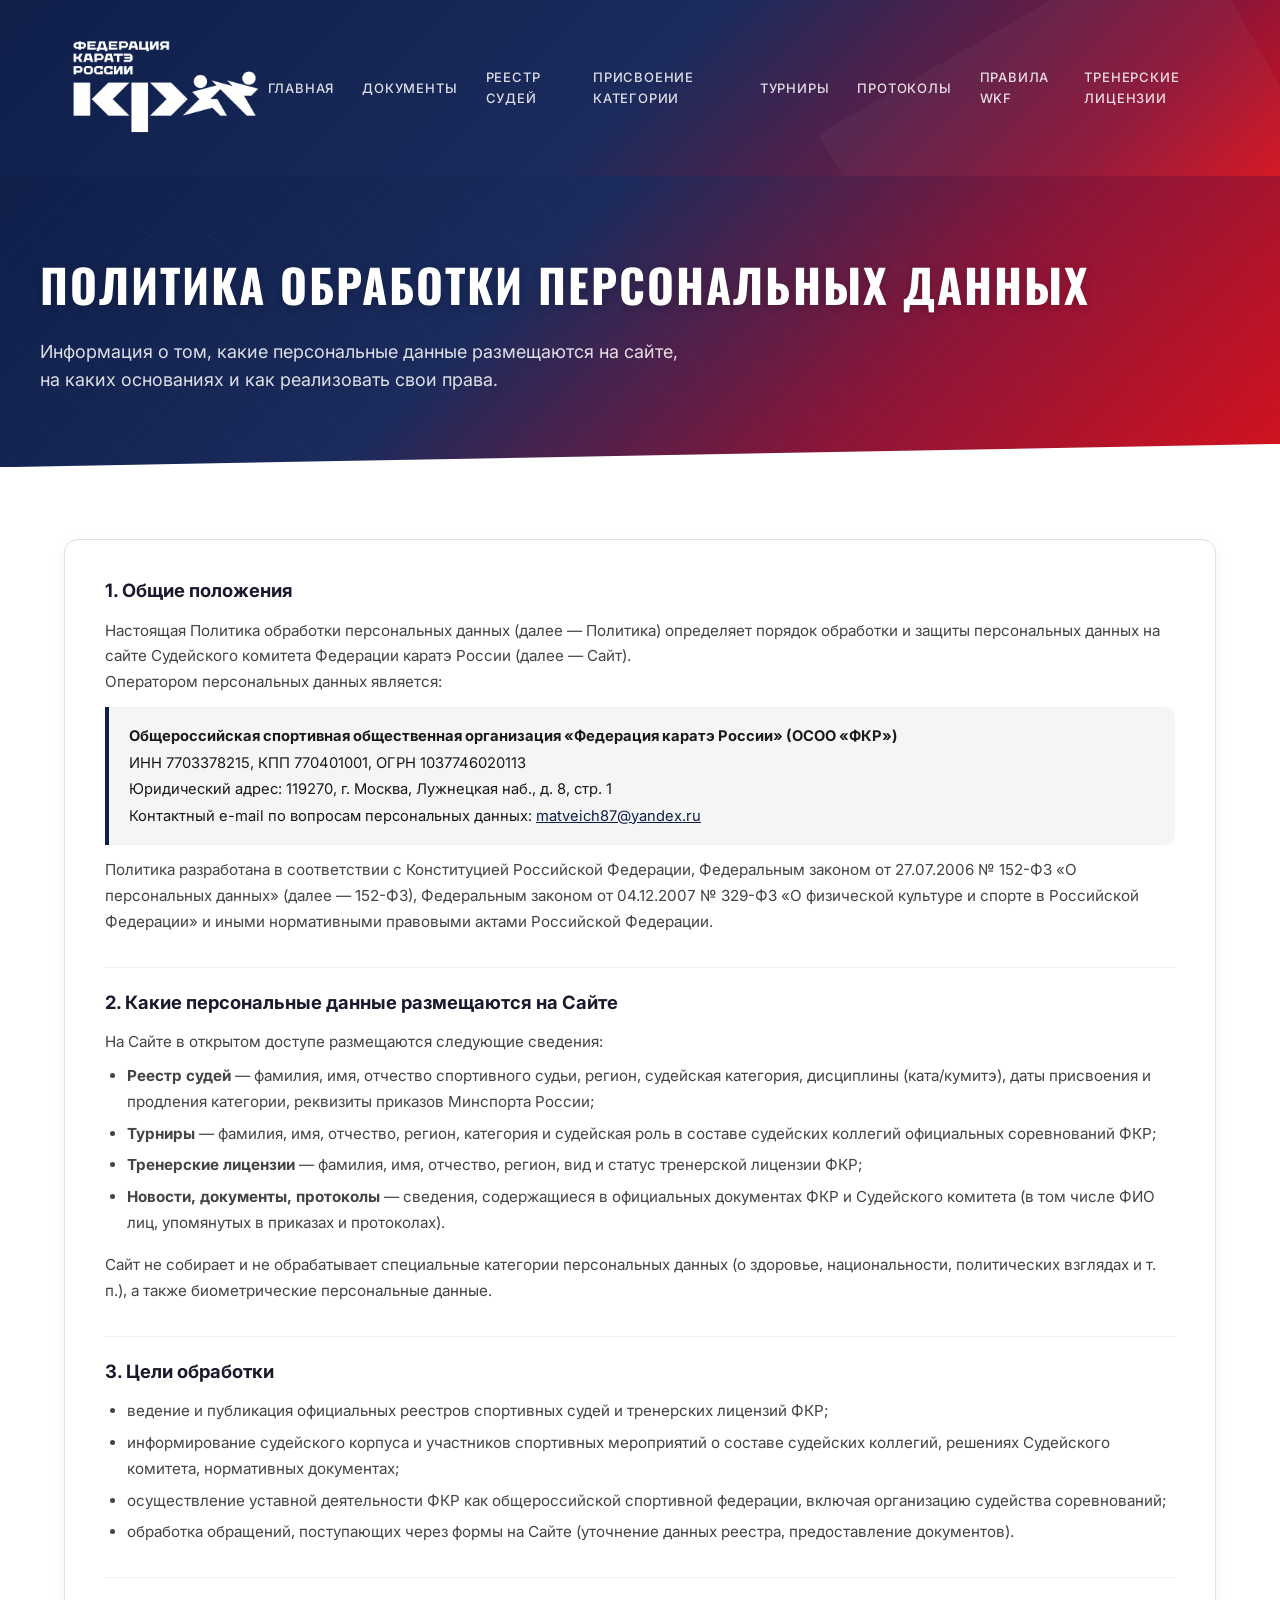
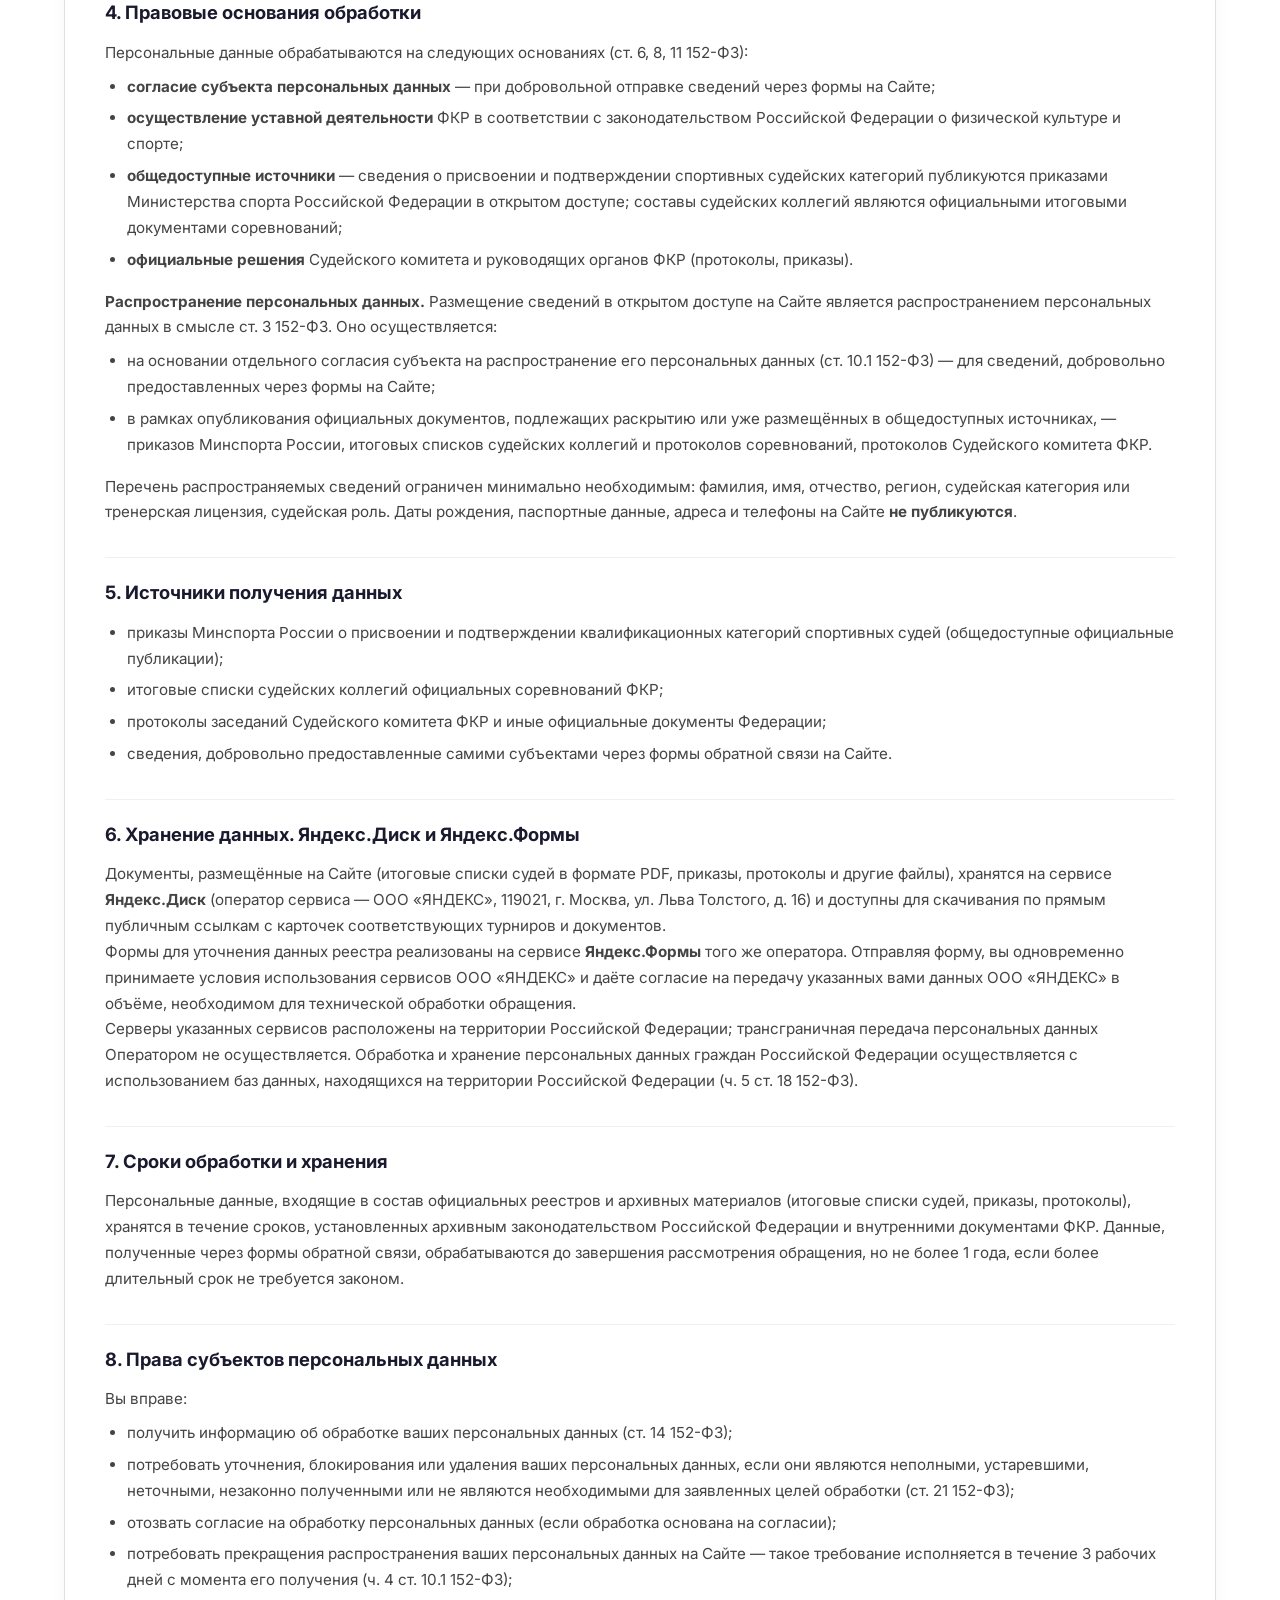
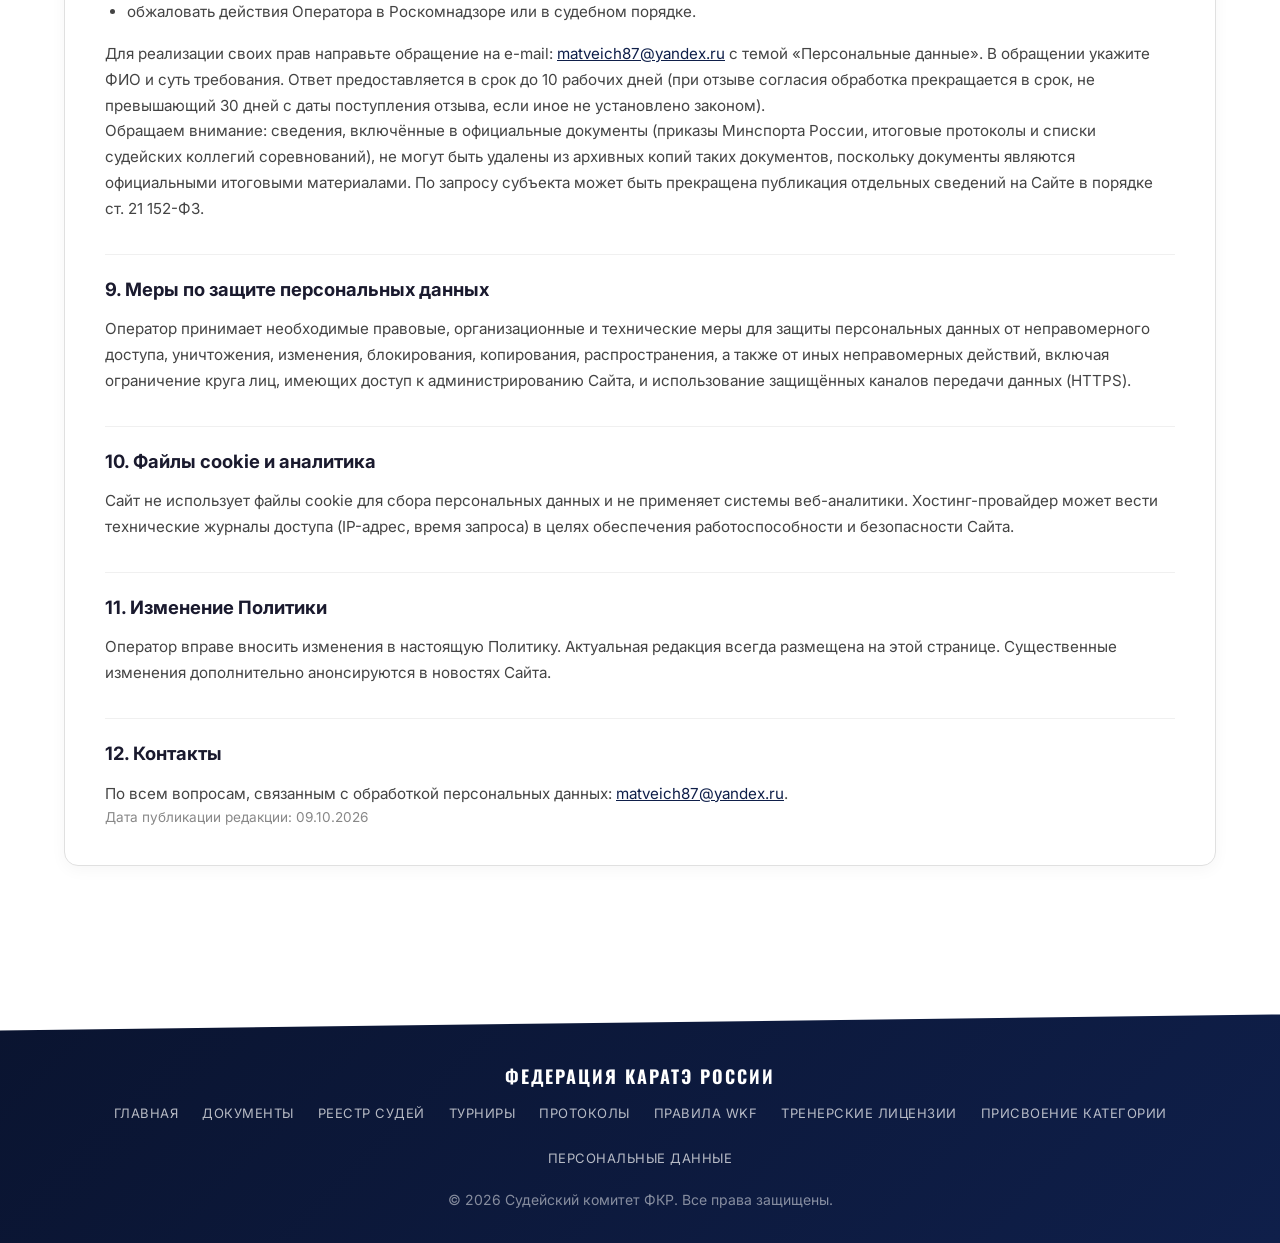
<file: privacy.html>
<!DOCTYPE html>
<html lang="ru">
<head>
    <meta charset="UTF-8">
    <meta name="viewport" content="width=device-width, initial-scale=1.0">
    <title>Политика обработки персональных данных — Судейский комитет ФКР</title>
    <link rel="stylesheet" href="./css/style.css">
    <style>
        .privacy-content {
            background: #fff;
            border: 1px solid #e0e0e0;
            border-radius: 14px;
            padding: 36px 40px;
            box-shadow: 0 4px 16px rgba(0,0,0,0.04);
            margin-top: 24px;
            margin-bottom: 40px;
        }
        .privacy-content h2 {
            font-size: 1.15rem;
            color: var(--fk-dark, #1a1a2e);
            margin: 32px 0 12px 0;
            padding-top: 20px;
            border-top: 1px solid #f0f0f0;
        }
        .privacy-content h2:first-of-type {
            margin-top: 0;
            padding-top: 0;
            border-top: none;
        }
        .privacy-content p, .privacy-content li {
            font-size: 0.95rem;
            color: #444;
            line-height: 1.7;
        }
        .privacy-content ul, .privacy-content ol {
            padding-left: 22px;
            margin: 8px 0 16px 0;
        }
        .privacy-content li { margin-bottom: 6px; }
        .privacy-content .requisites {
            background: var(--fk-gray, #f5f7fa);
            border-left: 4px solid var(--fk-blue, #1565c0);
            border-radius: 0 10px 10px 0;
            padding: 16px 20px;
            margin: 12px 0;
            font-size: 0.92rem;
            line-height: 1.8;
        }
        .privacy-content a { color: var(--fk-blue, #1565c0); }
        @media (max-width: 640px) {
            .privacy-content { padding: 24px 20px; }
        }
    </style>
</head>
<body>

<header class="header">
  <div class="header-inner">
    <a href="./index.html" class="logo">
      <img src="./images/logo.png" alt="Федерация Каратэ России" style="height:144px;width:auto;display:block;">
    </a>
    <button class="menu-toggle" onclick="toggleMenu()" aria-label="Меню">☰</button>
    <nav class="nav" id="mainNav">
      <a href="./index.html">Главная</a>
      <a href="./documents.html">Документы</a>
      <a href="./registry.html">Реестр судей</a>
      <a href="./prisvoenie/" target="_blank" rel="noopener">Присвоение категории</a>
      <a href="./tournaments.html">Турниры</a>
      <a href="./protocols.html">Протоколы</a>
      <a href="./rules.html">Правила WKF</a>
      <a href="./licenses.html">Тренерские лицензии</a>
    </nav>
  </div>
</header>

<section class="hero">
    <div class="hero-inner">
        <h1>Политика обработки персональных данных</h1>
        <p>Информация о том, какие персональные данные размещаются на сайте, на каких основаниях и как реализовать свои права.</p>
    </div>
</section>

<main class="container">
<div class="privacy-content">

    <h2>1. Общие положения</h2>
    <p>Настоящая Политика обработки персональных данных (далее — Политика) определяет порядок обработки и защиты персональных данных на сайте Судейского комитета Федерации каратэ России (далее — Сайт).</p>
    <p>Оператором персональных данных является:</p>
    <div class="requisites">
        <strong>Общероссийская спортивная общественная организация «Федерация каратэ России» (ОСОО «ФКР»)</strong><br>
        ИНН 7703378215, КПП 770401001, ОГРН 1037746020113<br>
        Юридический адрес: 119270, г. Москва, Лужнецкая наб., д. 8, стр. 1<br>
        Контактный e-mail по вопросам персональных данных: <a href="mailto:matveich87@yandex.ru">matveich87@yandex.ru</a>
    </div>
    <p>Политика разработана в соответствии с Конституцией Российской Федерации, Федеральным законом от 27.07.2006 № 152-ФЗ «О персональных данных» (далее — 152-ФЗ), Федеральным законом от 04.12.2007 № 329-ФЗ «О физической культуре и спорте в Российской Федерации» и иными нормативными правовыми актами Российской Федерации.</p>

    <h2>2. Какие персональные данные размещаются на Сайте</h2>
    <p>На Сайте в открытом доступе размещаются следующие сведения:</p>
    <ul>
        <li><strong>Реестр судей</strong> — фамилия, имя, отчество спортивного судьи, регион, судейская категория, дисциплины (ката/кумитэ), даты присвоения и продления категории, реквизиты приказов Минспорта России;</li>
        <li><strong>Турниры</strong> — фамилия, имя, отчество, регион, категория и судейская роль в составе судейских коллегий официальных соревнований ФКР;</li>
        <li><strong>Тренерские лицензии</strong> — фамилия, имя, отчество, регион, вид и статус тренерской лицензии ФКР;</li>
        <li><strong>Новости, документы, протоколы</strong> — сведения, содержащиеся в официальных документах ФКР и Судейского комитета (в том числе ФИО лиц, упомянутых в приказах и протоколах).</li>
    </ul>
    <p>Сайт не собирает и не обрабатывает специальные категории персональных данных (о здоровье, национальности, политических взглядах и т. п.), а также биометрические персональные данные.</p>

    <h2>3. Цели обработки</h2>
    <ul>
        <li>ведение и публикация официальных реестров спортивных судей и тренерских лицензий ФКР;</li>
        <li>информирование судейского корпуса и участников спортивных мероприятий о составе судейских коллегий, решениях Судейского комитета, нормативных документах;</li>
        <li>осуществление уставной деятельности ФКР как общероссийской спортивной федерации, включая организацию судейства соревнований;</li>
        <li>обработка обращений, поступающих через формы на Сайте (уточнение данных реестра, предоставление документов).</li>
    </ul>

    <h2>4. Правовые основания обработки</h2>
    <p>Персональные данные обрабатываются на следующих основаниях (ст. 6, 8, 11 152-ФЗ):</p>
    <ul>
        <li><strong>согласие субъекта персональных данных</strong> — при добровольной отправке сведений через формы на Сайте;</li>
        <li><strong>осуществление уставной деятельности</strong> ФКР в соответствии с законодательством Российской Федерации о физической культуре и спорте;</li>
        <li><strong>общедоступные источники</strong> — сведения о присвоении и подтверждении спортивных судейских категорий публикуются приказами Министерства спорта Российской Федерации в открытом доступе; составы судейских коллегий являются официальными итоговыми документами соревнований;</li>
        <li><strong>официальные решения</strong> Судейского комитета и руководящих органов ФКР (протоколы, приказы).</li>
    </ul>
    <p><strong>Распространение персональных данных.</strong> Размещение сведений в открытом доступе на Сайте является распространением персональных данных в смысле ст. 3 152-ФЗ. Оно осуществляется:</p>
    <ul>
        <li>на основании отдельного согласия субъекта на распространение его персональных данных (ст. 10.1 152-ФЗ) — для сведений, добровольно предоставленных через формы на Сайте;</li>
        <li>в рамках опубликования официальных документов, подлежащих раскрытию или уже размещённых в общедоступных источниках, — приказов Минспорта России, итоговых списков судейских коллегий и протоколов соревнований, протоколов Судейского комитета ФКР.</li>
    </ul>
    <p>Перечень распространяемых сведений ограничен минимально необходимым: фамилия, имя, отчество, регион, судейская категория или тренерская лицензия, судейская роль. Даты рождения, паспортные данные, адреса и телефоны на Сайте <strong>не публикуются</strong>.</p>

    <h2>5. Источники получения данных</h2>
    <ul>
        <li>приказы Минспорта России о присвоении и подтверждении квалификационных категорий спортивных судей (общедоступные официальные публикации);</li>
        <li>итоговые списки судейских коллегий официальных соревнований ФКР;</li>
        <li>протоколы заседаний Судейского комитета ФКР и иные официальные документы Федерации;</li>
        <li>сведения, добровольно предоставленные самими субъектами через формы обратной связи на Сайте.</li>
    </ul>

    <h2>6. Хранение данных. Яндекс.Диск и Яндекс.Формы</h2>
    <p>Документы, размещённые на Сайте (итоговые списки судей в формате PDF, приказы, протоколы и другие файлы), хранятся на сервисе <strong>Яндекс.Диск</strong> (оператор сервиса — ООО «ЯНДЕКС», 119021, г. Москва, ул. Льва Толстого, д. 16) и доступны для скачивания по прямым публичным ссылкам с карточек соответствующих турниров и документов.</p>
    <p>Формы для уточнения данных реестра реализованы на сервисе <strong>Яндекс.Формы</strong> того же оператора. Отправляя форму, вы одновременно принимаете условия использования сервисов ООО «ЯНДЕКС» и даёте согласие на передачу указанных вами данных ООО «ЯНДЕКС» в объёме, необходимом для технической обработки обращения.</p>
    <p>Серверы указанных сервисов расположены на территории Российской Федерации; трансграничная передача персональных данных Оператором не осуществляется. Обработка и хранение персональных данных граждан Российской Федерации осуществляется с использованием баз данных, находящихся на территории Российской Федерации (ч. 5 ст. 18 152-ФЗ).</p>

    <h2>7. Сроки обработки и хранения</h2>
    <p>Персональные данные, входящие в состав официальных реестров и архивных материалов (итоговые списки судей, приказы, протоколы), хранятся в течение сроков, установленных архивным законодательством Российской Федерации и внутренними документами ФКР. Данные, полученные через формы обратной связи, обрабатываются до завершения рассмотрения обращения, но не более 1 года, если более длительный срок не требуется законом.</p>

    <h2>8. Права субъектов персональных данных</h2>
    <p>Вы вправе:</p>
    <ul>
        <li>получить информацию об обработке ваших персональных данных (ст. 14 152-ФЗ);</li>
        <li>потребовать уточнения, блокирования или удаления ваших персональных данных, если они являются неполными, устаревшими, неточными, незаконно полученными или не являются необходимыми для заявленных целей обработки (ст. 21 152-ФЗ);</li>
        <li>отозвать согласие на обработку персональных данных (если обработка основана на согласии);</li>
        <li>потребовать прекращения распространения ваших персональных данных на Сайте — такое требование исполняется в течение 3 рабочих дней с момента его получения (ч. 4 ст. 10.1 152-ФЗ);</li>
        <li>обжаловать действия Оператора в Роскомнадзоре или в судебном порядке.</li>
    </ul>
    <p>Для реализации своих прав направьте обращение на e-mail: <a href="mailto:matveich87@yandex.ru">matveich87@yandex.ru</a> с темой «Персональные данные». В обращении укажите ФИО и суть требования. Ответ предоставляется в срок до 10 рабочих дней (при отзыве согласия обработка прекращается в срок, не превышающий 30 дней с даты поступления отзыва, если иное не установлено законом).</p>
    <p>Обращаем внимание: сведения, включённые в официальные документы (приказы Минспорта России, итоговые протоколы и списки судейских коллегий соревнований), не могут быть удалены из архивных копий таких документов, поскольку документы являются официальными итоговыми материалами. По запросу субъекта может быть прекращена публикация отдельных сведений на Сайте в порядке ст. 21 152-ФЗ.</p>

    <h2>9. Меры по защите персональных данных</h2>
    <p>Оператор принимает необходимые правовые, организационные и технические меры для защиты персональных данных от неправомерного доступа, уничтожения, изменения, блокирования, копирования, распространения, а также от иных неправомерных действий, включая ограничение круга лиц, имеющих доступ к администрированию Сайта, и использование защищённых каналов передачи данных (HTTPS).</p>

    <h2>10. Файлы cookie и аналитика</h2>
    <p>Сайт не использует файлы cookie для сбора персональных данных и не применяет системы веб-аналитики. Хостинг-провайдер может вести технические журналы доступа (IP-адрес, время запроса) в целях обеспечения работоспособности и безопасности Сайта.</p>

    <h2>11. Изменение Политики</h2>
    <p>Оператор вправе вносить изменения в настоящую Политику. Актуальная редакция всегда размещена на этой странице. Существенные изменения дополнительно анонсируются в новостях Сайта.</p>

    <h2>12. Контакты</h2>
    <p>По всем вопросам, связанным с обработкой персональных данных: <a href="mailto:matveich87@yandex.ru">matveich87@yandex.ru</a>.</p>
    <p style="color:#888; font-size:0.85rem;">Дата публикации редакции: 09.10.2026</p>

</div>
</main>

<footer class="footer">
  <div class="footer-logo">Федерация каратэ России</div>
  <div class="footer-links">
    <a href="./index.html">Главная</a>
    <a href="./documents.html">Документы</a>
    <a href="./registry.html">Реестр судей</a>
    <a href="./tournaments.html">Турниры</a>
    <a href="./protocols.html">Протоколы</a>
    <a href="./rules.html">Правила WKF</a>
    <a href="./licenses.html">Тренерские лицензии</a>
    <a href="./prisvoenie/" target="_blank" rel="noopener">Присвоение категории</a>
    <a href="./privacy.html">Персональные данные</a>
  </div>
  <p>© 2026 Судейский комитет ФКР. Все права защищены.</p>
</footer>

<script src="./js/registry.js"></script>

</body>
</html>
</file>
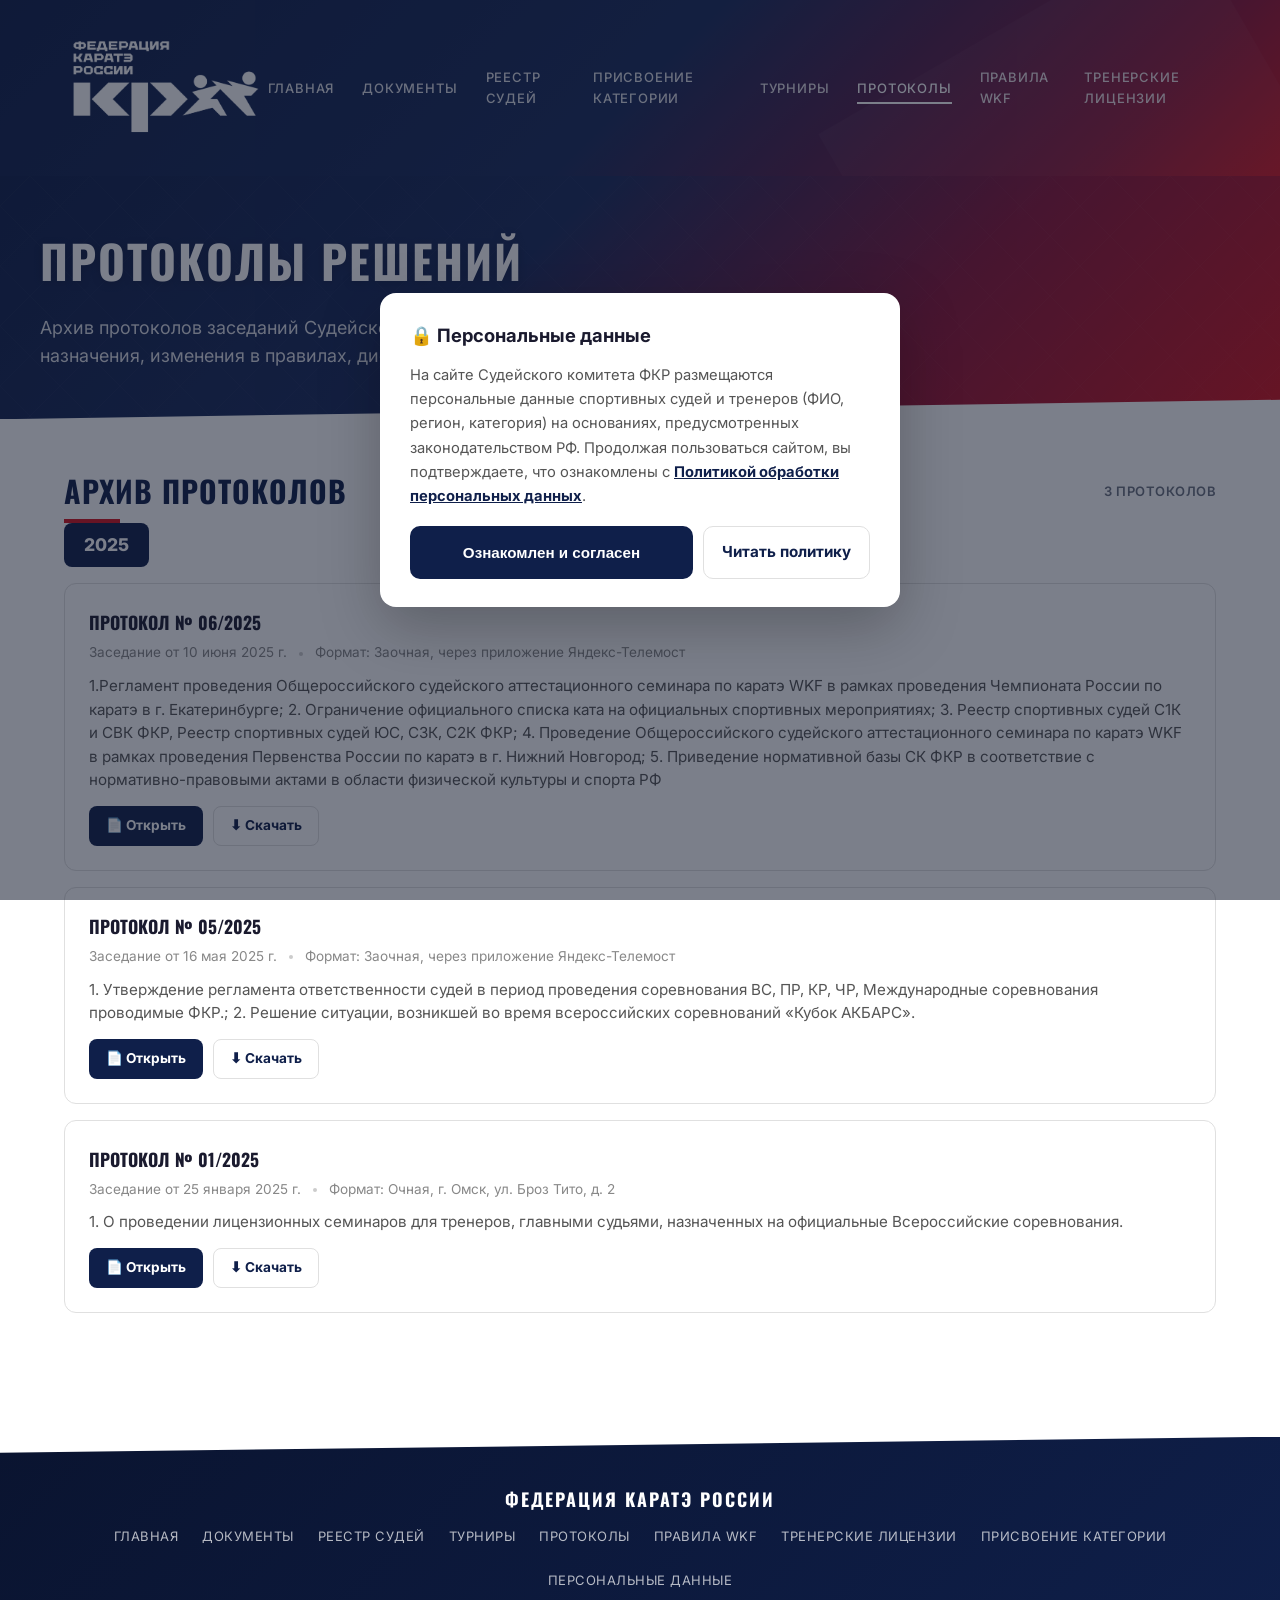
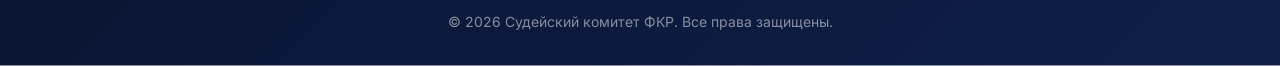
<file: protocols.html>
<!DOCTYPE html>
<html lang="ru">
<head>
    <meta charset="UTF-8">
    <meta name="viewport" content="width=device-width, initial-scale=1.0">
    <title>Протоколы решений — Судейский комитет ФКР</title>
    <link rel="stylesheet" href="./css/style.css">
    <style>
        .protocol-year {
            margin-top: 40px;
        }
        .protocol-year:first-child {
            margin-top: 0;
        }
        .year-badge {
            display: inline-block;
            background: var(--fk-blue, #1565c0);
            color: #fff;
            font-size: 1.1rem;
            font-weight: 800;
            padding: 8px 20px;
            border-radius: 8px;
            margin-bottom: 16px;
        }
        .protocol-item {
            background: #fff;
            border: 1px solid #e0e0e0;
            border-radius: 12px;
            padding: 24px;
            margin-bottom: 16px;
            transition: all 0.2s;
        }
        .protocol-item:hover {
            border-color: var(--fk-blue, #1565c0);
            box-shadow: 0 6px 20px rgba(21,101,192,0.08);
        }
        .protocol-item h3 {
            font-size: 1.1rem;
            font-weight: 700;
            color: var(--fk-dark, #1a1a2e);
            margin: 0 0 6px 0;
        }
        .protocol-item .meta {
            font-size: 0.85rem;
            color: #888;
            margin-bottom: 10px;
        }
        .protocol-item .meta .dot {
            display: inline-block;
            width: 4px;
            height: 4px;
            background: #ccc;
            border-radius: 50%;
            margin: 0 8px;
            vertical-align: middle;
        }
        .protocol-item p {
            font-size: 0.95rem;
            color: #555;
            line-height: 1.55;
            margin: 0 0 14px 0;
        }
        .protocol-actions {
            display: flex;
            gap: 10px;
            flex-wrap: wrap;
        }
        .btn {
            padding: 8px 16px;
            border-radius: 8px;
            font-size: 0.85rem;
            font-weight: 700;
            cursor: pointer;
            transition: all 0.2s;
            text-decoration: none;
            display: inline-flex;
            align-items: center;
            gap: 6px;
            border: 1px solid transparent;
        }
        .btn-primary {
            background: var(--fk-blue, #1565c0);
            color: #fff;
        }
        .btn-primary:hover {
            background: #0d47a1;
            transform: translateY(-1px);
        }
        .btn-outline {
            background: transparent;
            color: var(--fk-blue, #1565c0);
            border-color: #e0e0e0;
        }
        .btn-outline:hover {
            border-color: var(--fk-blue, #1565c0);
            background: rgba(21,101,192,0.04);
        }
        .spinner-small {
            width: 32px; height: 32px;
            border: 3px solid #f0f0f0;
            border-top-color: var(--fk-blue, #1565c0);
            border-radius: 50%;
            animation: spin 0.8s linear infinite;
            margin: 0 auto 12px;
        }
        @keyframes spin { to { transform: rotate(360deg); } }
        .loading-state, .empty-state {
            text-align: center;
            padding: 48px 20px;
            color: #888;
        }
    </style>
</head>
<body>

<header class="header">
  <div class="header-inner">
    <a href="./index.html" class="logo">
      <img src="./images/logo.png" alt="Федерация Каратэ России" style="height:144px;width:auto;display:block;">
    </a>
    <button class="menu-toggle" onclick="toggleMenu()" aria-label="Меню">☰</button>
    <nav class="nav" id="mainNav">
      <a href="./index.html">Главная</a>
      <a href="./documents.html">Документы</a>
      <a href="./registry.html">Реестр судей</a>
      <a href="./prisvoenie/" target="_blank" rel="noopener">Присвоение категории</a>
      <a href="./tournaments.html">Турниры</a>
      <a href="./protocols.html" class="active">Протоколы</a>
      <a href="./rules.html">Правила WKF</a>
      <a href="./licenses.html">Тренерские лицензии</a>
    </nav>
  </div>
</header>

<section class="hero" style="padding: 48px 24px;">
    <div class="hero-inner">
        <h1>Протоколы решений</h1>
        <p>Архив протоколов заседаний Судейского комитета ФКР. Кадровые назначения, изменения в правилах, дисциплинарные решения.</p>
    </div>
</section>

<main class="container">

    <div style="display:flex; justify-content:space-between; align-items:center; flex-wrap:wrap; gap:16px; margin-bottom:8px;">
        <h2 class="section-title" style="margin-bottom:0;">Архив протоколов</h2>
        <div id="protocols-count" style="font-size:13px; color:var(--fk-text-muted); font-weight:600; text-transform:uppercase; letter-spacing:0.5px;">Загрузка...</div>
    </div>

    <div id="protocolsContainer">
        <div class="loading-state"><div class="spinner-small"></div>Загрузка протоколов...</div>
    </div>

   </main>

<footer class="footer">
  <div class="footer-logo">Федерация каратэ России</div>
  <div class="footer-links">
    <a href="./index.html">Главная</a>
    <a href="./documents.html">Документы</a>
    <a href="./registry.html">Реестр судей</a>
    <a href="./tournaments.html">Турниры</a>
    <a href="./protocols.html">Протоколы</a>
    <a href="./rules.html">Правила WKF</a>
    <a href="./licenses.html">Тренерские лицензии</a>
    <a href="./prisvoenie/" target="_blank" rel="noopener">Присвоение категории</a>
    <a href="./privacy.html">Персональные данные</a>
  </div>
  <p>© 2026 Судейский комитет ФКР. Все права защищены.</p>
</footer>

<script src="./js/registry.js"></script>
<script>
/* ---------- Подгрузка протоколов ---------- */
document.addEventListener('DOMContentLoaded', () => {
    loadProtocols();
});

async function loadProtocols() {
    const container = document.getElementById('protocolsContainer');
    const countEl = document.getElementById('protocols-count');
    try {
        const res = await fetch('data/protocols.json');
        if (!res.ok) throw new Error('HTTP ' + res.status);
        const data = await res.json();

        if (!Array.isArray(data) || data.length === 0) {
            container.innerHTML = '<div class="empty-state">Протоколов пока нет. Добавьте первый в data/protocols.json</div>';
            countEl.textContent = '0 протоколов';
            return;
        }

        // Считаем общее количество
        let total = 0;
        data.forEach(y => { total += (y.items ? y.items.length : 0); });
        countEl.textContent = total + ' протоколов';

        // Сортируем годы по убыванию (новые сверху)
        data.sort((a, b) => +b.year - +a.year);

        container.innerHTML = data.map(yearBlock => `
            <div class="protocol-year">
                <div class="year-badge">${esc(yearBlock.year)}</div>
                ${(yearBlock.items || []).map(item => `
                    <div class="protocol-item">
                        <h3>Протокол № ${esc(item.number)}</h3>
                        <div class="meta">
                            Заседание от ${esc(item.date)}
                            <span class="dot"></span>
                            Формат: ${esc(item.format)}
                        </div>
                        <p>${esc(item.text)}</p>
                        <div class="protocol-actions">
                            ${item.url ? `
                                <a href="${esc(item.url)}" target="_blank" class="btn btn-primary">📄 Открыть</a>
                                <a href="${esc(item.url)}" download class="btn btn-outline">⬇ Скачать</a>
                            ` : ''}
                        </div>
                    </div>
                `).join('')}
            </div>
        `).join('');
    } catch (e) {
        container.innerHTML = `<div class="empty-state">
            <h3>Не удалось загрузить протоколы</h3>
            <p>Проверьте, что файл <code>data/protocols.json</code> находится рядом с protocols.html.<br>Ошибка: ${esc(e.message)}</p>
        </div>`;
        countEl.textContent = 'Ошибка загрузки';
    }
}

function esc(t) {
    if (t == null) return '';
    const d = document.createElement('div');
    d.textContent = t;
    return d.innerHTML;
}
</script>

<!-- ===== Окно согласия с Политикой ПДн ===== -->
<div id="pdConsent" style="display:none; position:fixed; inset:0; z-index:1000; background:rgba(15,23,42,.55); align-items:center; justify-content:center; padding:16px;">
  <div style="background:#fff; max-width:520px; width:100%; border-radius:16px; padding:28px 30px; box-shadow:0 20px 60px rgba(0,0,0,.25);">
    <h3 style="margin:0 0 12px; font-size:1.15rem; color:var(--fk-dark,#1a1a2e);">🔒 Персональные данные</h3>
    <p style="margin:0 0 18px; font-size:.92rem; color:#555; line-height:1.65;">
      На сайте Судейского комитета ФКР размещаются персональные данные спортивных судей и тренеров
      (ФИО, регион, категория) на основаниях, предусмотренных законодательством РФ.
      Продолжая пользоваться сайтом, вы подтверждаете, что ознакомлены с
      <a href="./privacy.html" target="_blank" style="color:var(--fk-blue,#1565c0); font-weight:700;">Политикой обработки персональных данных</a>.
    </p>
    <div style="display:flex; gap:10px; flex-wrap:wrap;">
      <button onclick="pdAccept()" style="flex:1; min-width:200px; padding:13px 18px; border:none; border-radius:10px; background:var(--fk-blue,#1565c0); color:#fff; font-weight:700; font-size:.95rem; cursor:pointer;">Ознакомлен и согласен</button>
      <a href="./privacy.html" target="_blank" style="padding:13px 18px; border:1px solid #e0e0e0; border-radius:10px; color:var(--fk-blue,#1565c0); font-weight:700; font-size:.95rem; text-decoration:none; text-align:center;">Читать политику</a>
    </div>
  </div>
</div>
<script>
(function () {
    try {
        if (!localStorage.getItem('pd_consent_v1')) {
            document.getElementById('pdConsent').style.display = 'flex';
            document.body.style.overflow = 'hidden';
        }
    } catch (e) {
        document.getElementById('pdConsent').style.display = 'flex';
    }
})();
function pdAccept() {
    try { localStorage.setItem('pd_consent_v1', new Date().toISOString()); } catch (e) {}
    document.getElementById('pdConsent').style.display = 'none';
    document.body.style.overflow = '';
}
</script>

</body>
</html>
</file>
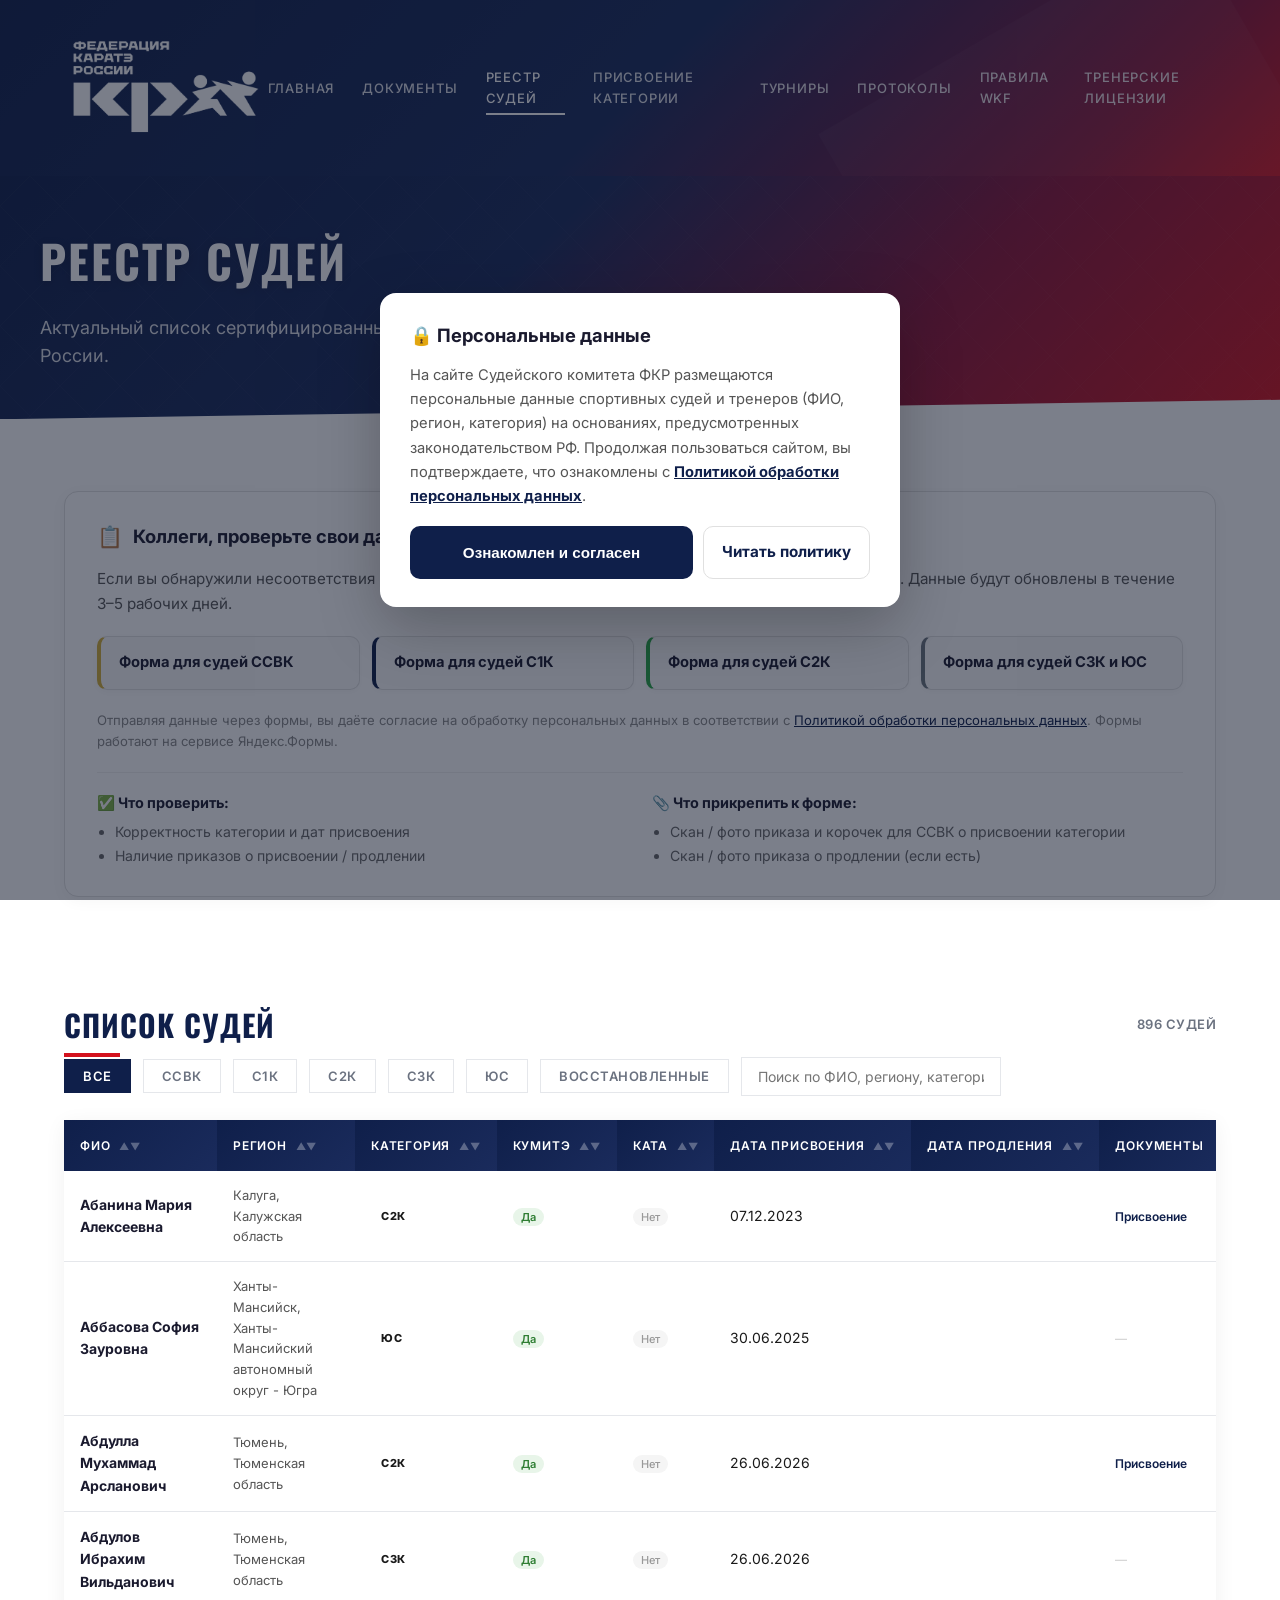
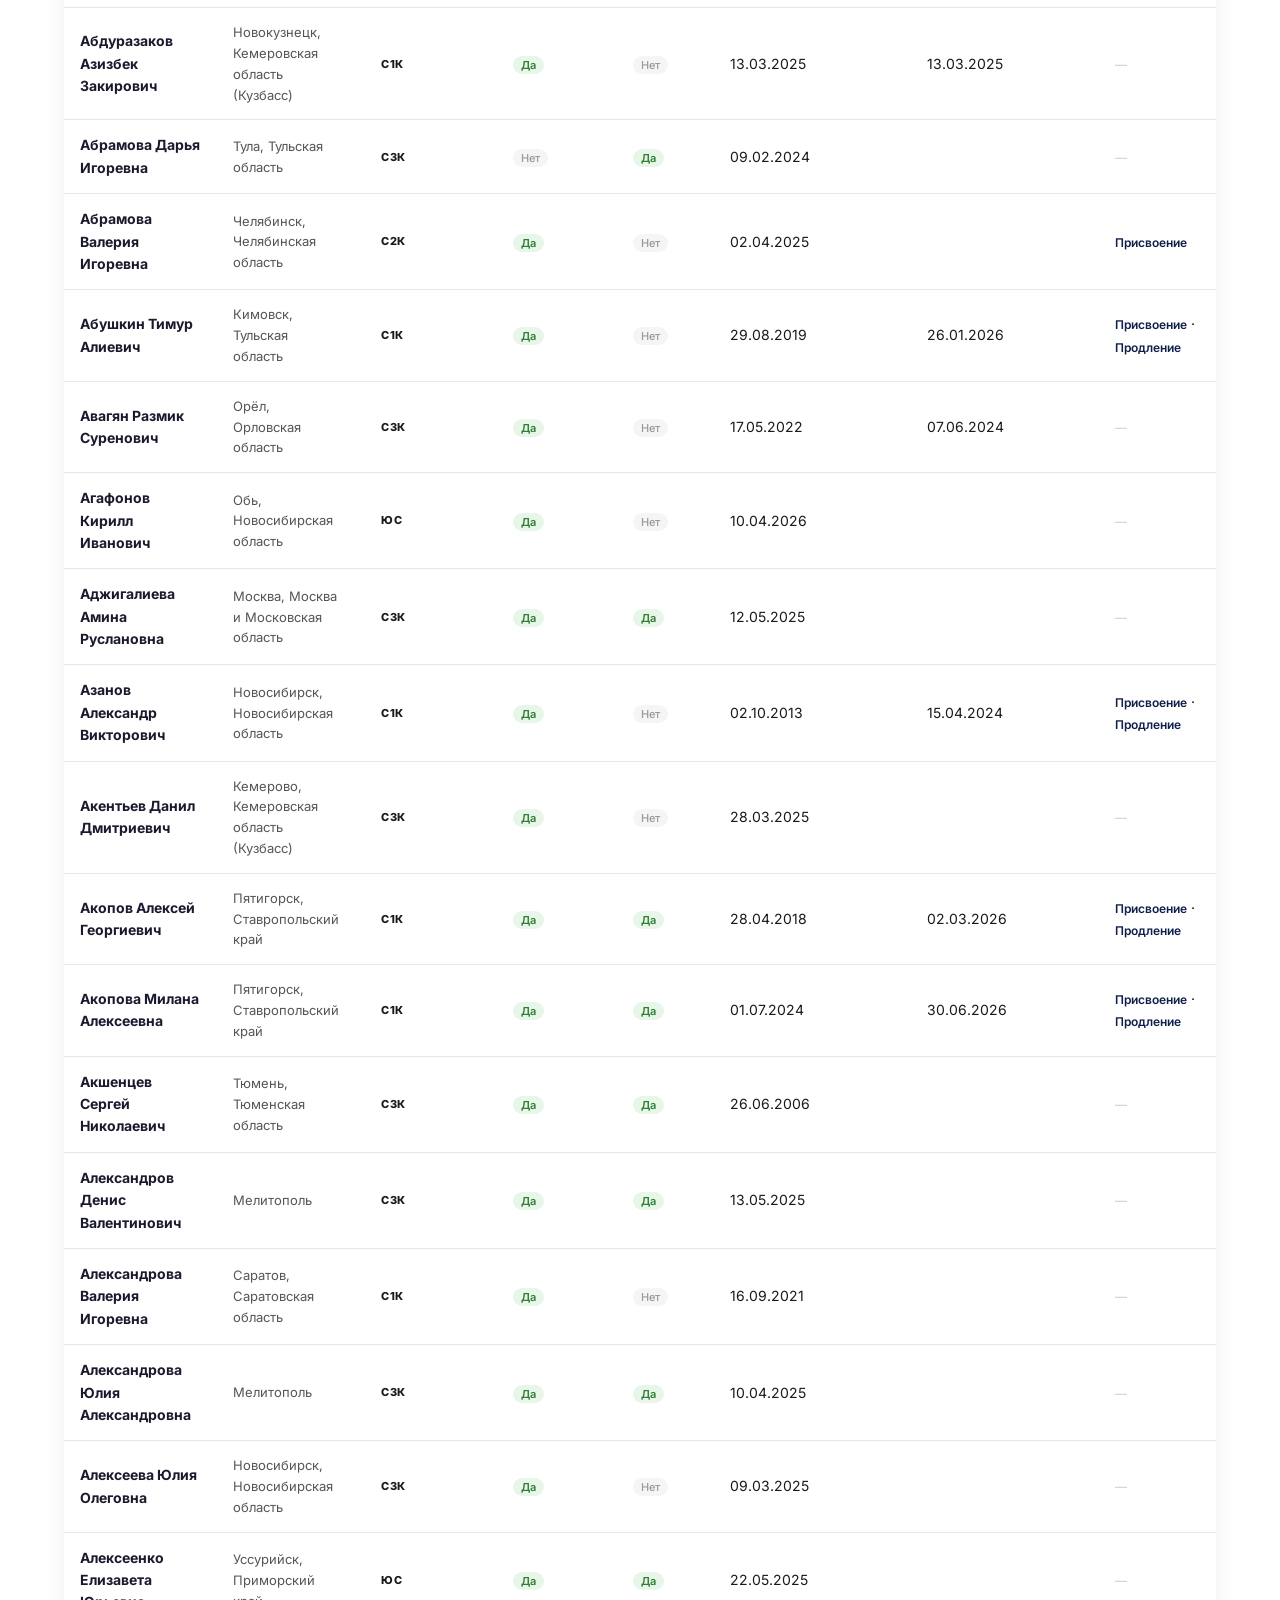
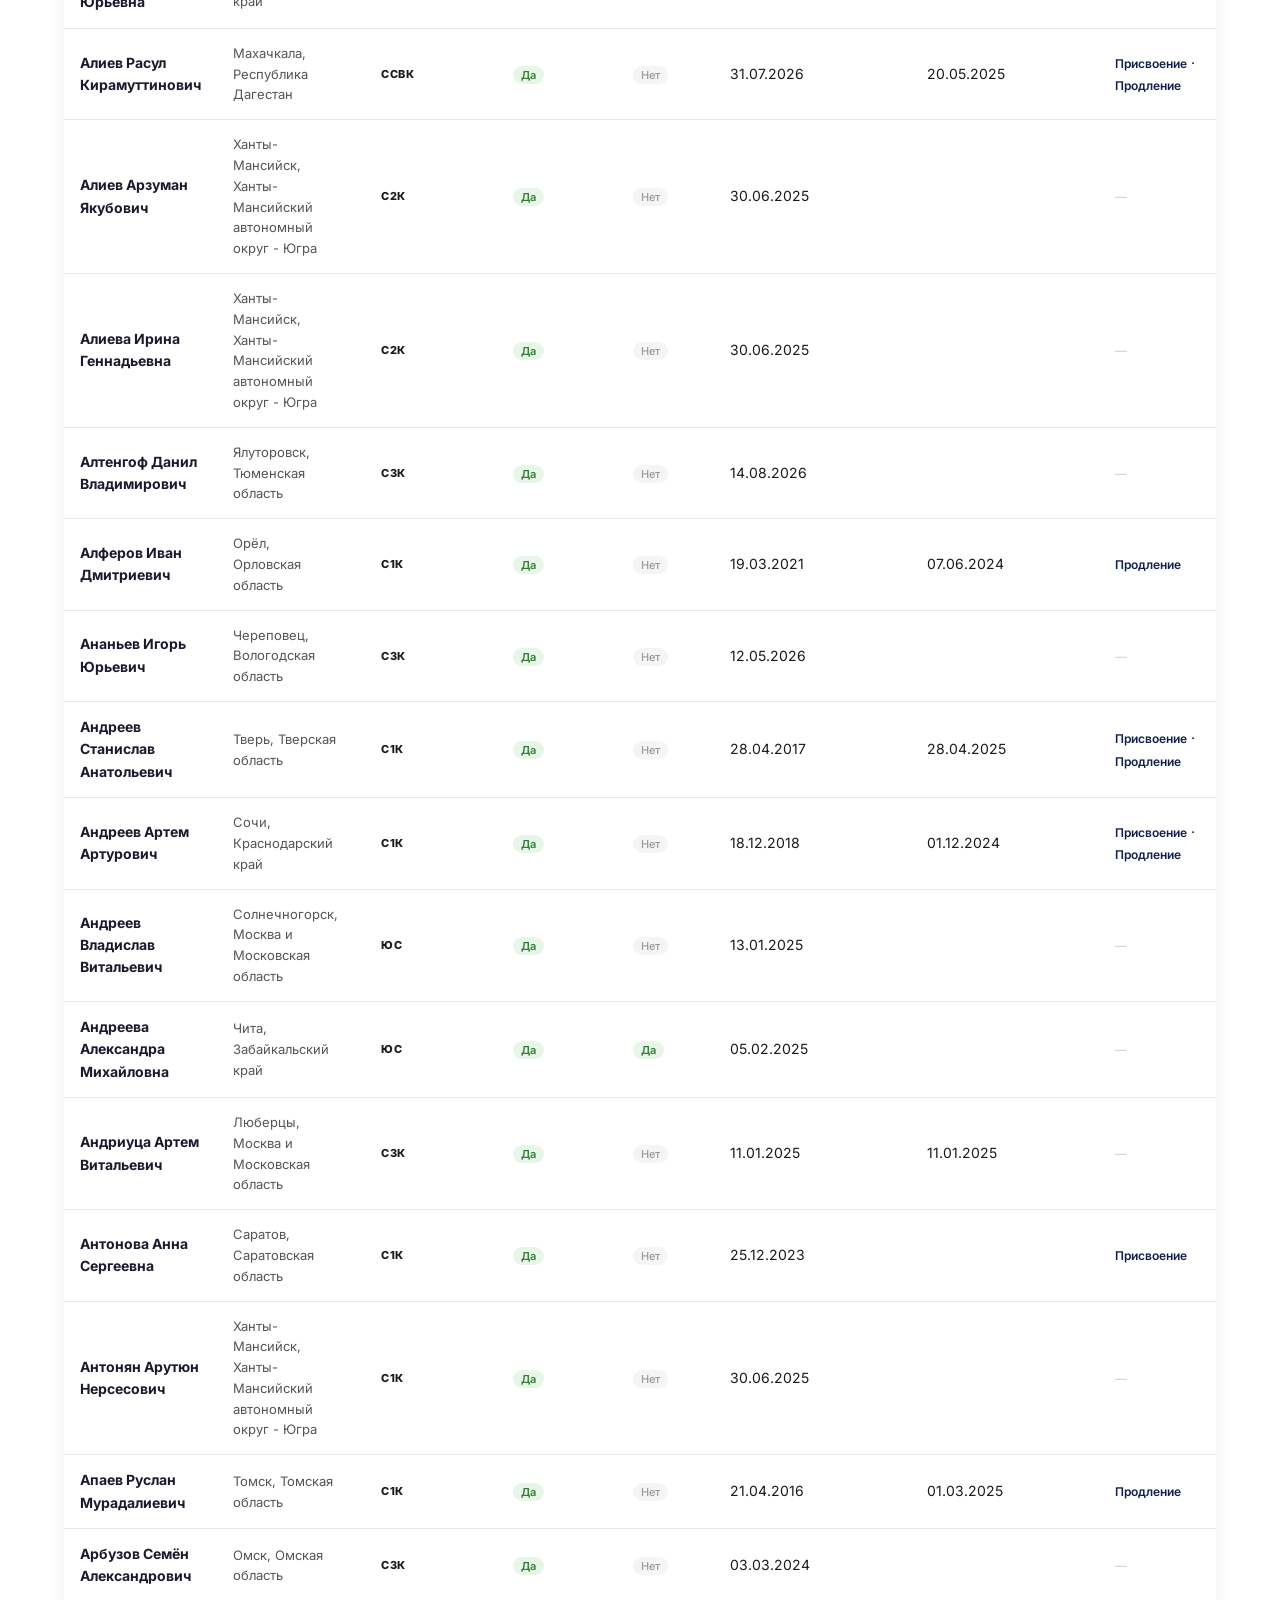
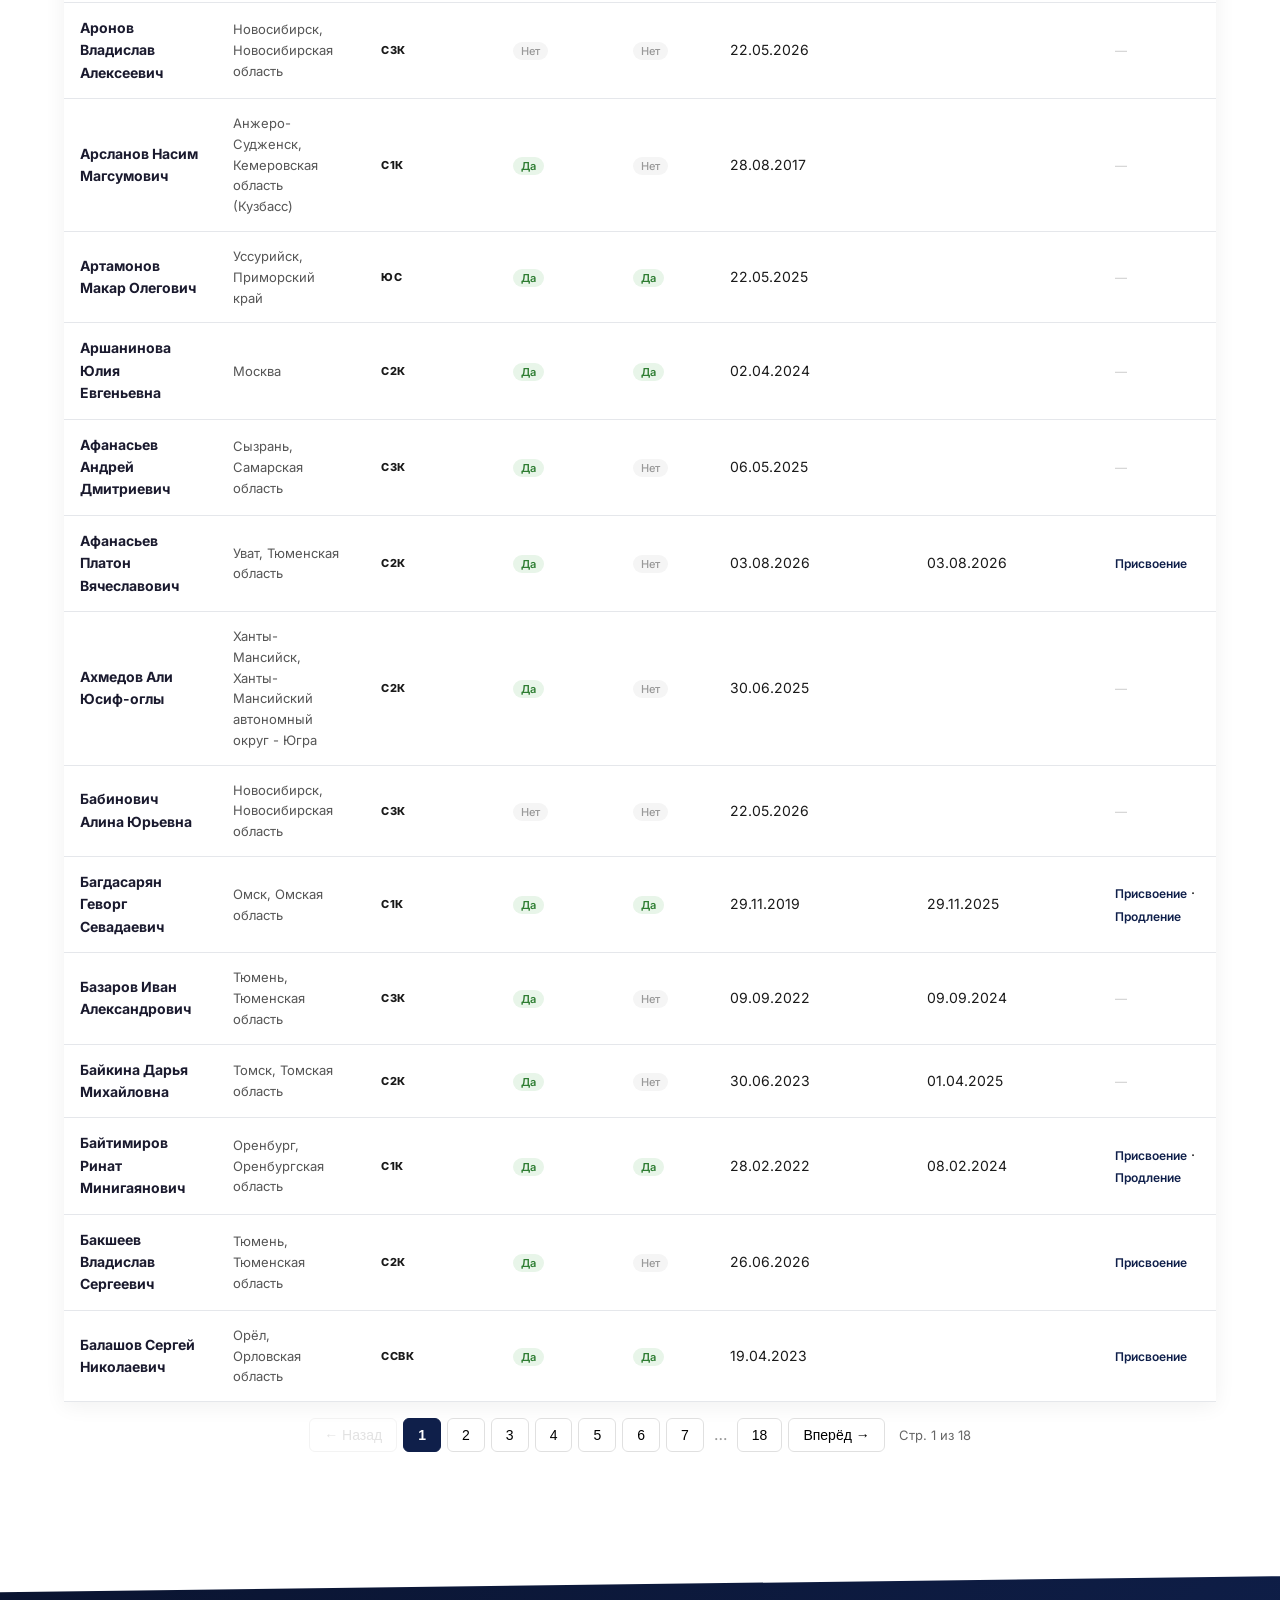
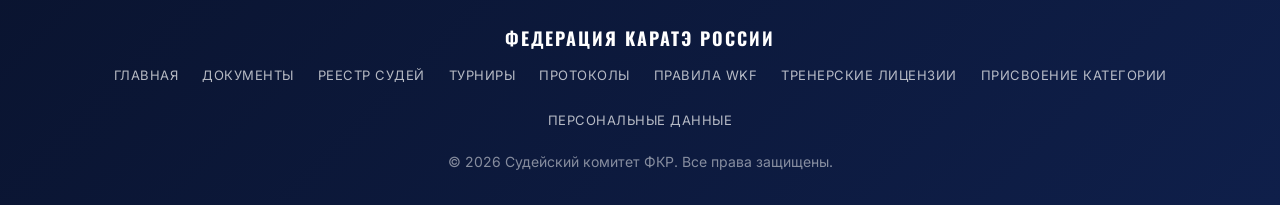
<file: registry.html>
<!DOCTYPE html>
<html lang="ru">
<head>
    <meta charset="UTF-8">
    <meta name="viewport" content="width=device-width, initial-scale=1.0">
    <title>Реестр судей — Судейский комитет ФКР</title>
    <link rel="stylesheet" href="./css/style.css">
    <style>
        .registry-table th { cursor: pointer; user-select: none; }
        .registry-table th:hover { background: #e9ecef; }
        .registry-table th .sort-icon { margin-left: 5px; opacity: 0.3; font-size: 10px; }
        .registry-table th.sort-asc .sort-icon::after { content: '▲'; opacity: 1; color: var(--fk-blue, #1565c0); }
        .registry-table th.sort-desc .sort-icon::after { content: '▼'; opacity: 1; color: var(--fk-blue, #1565c0); }

        .badge-cat {
            display: inline-block;
            padding: 3px 10px;
            border-radius: 20px;
            font-size: 11px;
            font-weight: 800;
            text-transform: uppercase;
            letter-spacing: 0.5px;
        }
        .badge-c1k { background: #ffebee; color: #b71c1c; }
        .badge-c2k { background: #ffebee; color: #c62828; }
        .badge-c3k { background: #ffebee; color: #d32f2f; }
        .badge-us  { background: #fce4ec; color: #ad1457; }
        .badge-ssvk{ background: #efebe9; color: #5d4037; }

        .badge-yes { background: #e8f5e9; color: #2e7d32; font-size: 11px; padding: 2px 8px; border-radius: 12px; font-weight: 600; }
        .badge-no  { background: #f5f5f5; color: #999; font-size: 11px; padding: 2px 8px; border-radius: 12px; font-weight: 500; }

        .link-order {
            color: var(--fk-blue, #1565c0);
            text-decoration: none;
            font-size: 12px;
            font-weight: 600;
        }
        .link-order:hover { text-decoration: underline; }

        .pagination-bar {
            display: flex;
            justify-content: center;
            align-items: center;
            gap: 6px;
            padding: 16px 0;
            flex-wrap: wrap;
        }
        .pagination-bar button {
            padding: 8px 14px;
            border: 1px solid #e0e0e0;
            background: white;
            border-radius: 6px;
            cursor: pointer;
            font-size: 14px;
            transition: all 0.2s;
        }
        .pagination-bar button:hover:not(:disabled) {
            border-color: var(--fk-blue, #1565c0);
            color: var(--fk-blue, #1565c0);
        }
        .pagination-bar button:disabled {
            opacity: 0.4;
            cursor: not-allowed;
        }
        .pagination-bar button.active {
            background: var(--fk-blue, #1565c0);
            color: white;
            border-color: var(--fk-blue, #1565c0);
            font-weight: 700;
        }
        .pagination-info {
            font-size: 13px;
            color: #666;
            margin-left: 8px;
        }

        .cell-fio { font-weight: 700; color: var(--fk-dark, #1a1a2e); }
        .cell-region { color: #555; font-size: 13px; }

        .loading-state, .empty-state {
            text-align: center;
            padding: 48px 20px;
            color: #666;
        }
        .spinner {
            width: 36px;
            height: 36px;
            border: 3px solid #f0f0f0;
            border-top-color: var(--fk-blue, #1565c0);
            border-radius: 50%;
            animation: spin 0.8s linear infinite;
            margin: 0 auto 12px;
        }
        @keyframes spin { to { transform: rotate(360deg); } }
    </style>
</head>
<body>

<header class="header">
  <div class="header-inner">
    <a href="./index.html" class="logo">
      <img src="./images/logo.png" alt="Федерация Каратэ России" style="height:144px;width:auto;display:block;">
    </a>
    <button class="menu-toggle" onclick="toggleMenu()" aria-label="Меню">☰</button>
    <nav class="nav" id="mainNav">
      <a href="./index.html">Главная</a>
      <a href="./documents.html">Документы</a>
      <a href="./registry.html" class="active">Реестр судей</a>
      <a href="./prisvoenie/" target="_blank" rel="noopener">Присвоение категории</a>
      <a href="./tournaments.html">Турниры</a>
      <a href="./protocols.html">Протоколы</a>
      <a href="./rules.html">Правила WKF</a>
      <a href="./licenses.html">Тренерские лицензии</a>
    </nav>
  </div>
</header>

<section class="hero" style="padding: 48px 24px;">
    <div class="hero-inner">
        <h1>Реестр судей</h1>
        <p>Актуальный список сертифицированных судей Федерации каратэ России.</p>
    </div>
</section>

<!-- ===== Формы для обновления данных ===== -->
<section class="container" style="margin-top: 24px; margin-bottom: 8px;">
    <div style="background: #fff; border: 1px solid #e0e0e0; border-radius: 14px; padding: 28px 32px; box-shadow: 0 4px 16px rgba(0,0,0,0.04);">
        <h3 style="margin: 0 0 14px 0; font-size: 1.15rem; color: var(--fk-dark, #1a1a2e); display: flex; align-items: center; gap: 10px;">
            <span style="font-size: 1.3rem;">📋</span> Коллеги, проверьте свои данные в реестре
        </h3>
        <p style="margin: 0 0 20px 0; font-size: 0.95rem; color: #555; line-height: 1.6;">
            Если вы обнаружили несоответствия или отсутствуют документы — заполните форму для вашей категории. Данные будут обновлены в течение 3–5 рабочих дней.
        </p>

        <div style="display: grid; grid-template-columns: repeat(auto-fit, minmax(220px, 1fr)); gap: 12px; margin-bottom: 20px;">
            <a href="https://forms.yandex.ru/u/691ac6f095add598c76b514c" target="_blank" style="display: flex; align-items: center; gap: 10px; padding: 14px 18px; background: #fafafa; border: 1px solid #e0e0e0; border-left: 4px solid #d4af37; border-radius: 10px; text-decoration: none; color: var(--fk-dark, #1a1a2e); font-weight: 700; font-size: 0.92rem; transition: all 0.2s; box-shadow: 0 2px 6px rgba(0,0,0,0.03);">
                Форма для судей ССВК
            </a>
            <a href="https://forms.yandex.ru/u/691ac8c949363990fc1b1c04" target="_blank" style="display: flex; align-items: center; gap: 10px; padding: 14px 18px; background: #fafafa; border: 1px solid #e0e0e0; border-left: 4px solid var(--fk-blue, #1565c0); border-radius: 10px; text-decoration: none; color: var(--fk-dark, #1a1a2e); font-weight: 700; font-size: 0.92rem; transition: all 0.2s; box-shadow: 0 2px 6px rgba(0,0,0,0.03);">
                Форма для судей С1К
            </a>
            <a href="https://forms.yandex.ru/u/691ac913068ff0bd0c625f35" target="_blank" style="display: flex; align-items: center; gap: 10px; padding: 14px 18px; background: #fafafa; border: 1px solid #e0e0e0; border-left: 4px solid #28a745; border-radius: 10px; text-decoration: none; color: var(--fk-dark, #1a1a2e); font-weight: 700; font-size: 0.92rem; transition: all 0.2s; box-shadow: 0 2px 6px rgba(0,0,0,0.03);">
                Форма для судей С2К
            </a>
            <a href="https://forms.yandex.ru/u/691ac93002848f89ee8408c8" target="_blank" style="display: flex; align-items: center; gap: 10px; padding: 14px 18px; background: #fafafa; border: 1px solid #e0e0e0; border-left: 4px solid #6c757d; border-radius: 10px; text-decoration: none; color: var(--fk-dark, #1a1a2e); font-weight: 700; font-size: 0.92rem; transition: all 0.2s; box-shadow: 0 2px 6px rgba(0,0,0,0.03);">
                Форма для судей С3К и ЮС
            </a>
        </div>

        <p style="margin: 0 0 20px 0; font-size: 0.82rem; color: #888; line-height: 1.6;">
            Отправляя данные через формы, вы даёте согласие на обработку персональных данных в соответствии с
            <a href="./privacy.html" style="color: var(--fk-blue, #1565c0);">Политикой обработки персональных данных</a>.
            Формы работают на сервисе Яндекс.Формы.
        </p>

        <div style="display: flex; flex-wrap: wrap; gap: 24px; font-size: 0.88rem; color: #666; border-top: 1px solid #f0f0f0; padding-top: 18px;">
            <div style="flex: 1; min-width: 260px;">
                <strong style="color: var(--fk-dark, #1a1a2e); display: block; margin-bottom: 6px; font-size: 0.9rem;">✅ Что проверить:</strong>
                <ul style="margin: 0; padding-left: 18px; line-height: 1.7;">
                    <li>Корректность категории и дат присвоения</li>
                    <li>Наличие приказов о присвоении / продлении</li>
                </ul>
            </div>
            <div style="flex: 1; min-width: 260px;">
                <strong style="color: var(--fk-dark, #1a1a2e); display: block; margin-bottom: 6px; font-size: 0.9rem;">📎 Что прикрепить к форме:</strong>
                <ul style="margin: 0; padding-left: 18px; line-height: 1.7;">
                    <li>Скан / фото приказа и корочек для ССВК о присвоении категории</li>
                    <li>Скан / фото приказа о продлении (если есть)</li>
                </ul>
            </div>
        </div>
    </div>
</section>

<main class="container">
    <div style="display:flex; justify-content:space-between; align-items:center; flex-wrap:wrap; gap:16px; margin-bottom:8px;">
        <h2 class="section-title" style="margin-bottom:0;">Список судей</h2>
        <div id="registry-count" style="font-size:13px; color:var(--fk-text-muted); font-weight:600; text-transform:uppercase; letter-spacing:0.5px;">Загрузка...</div>
    </div>

    <div class="filters">
        <button class="filter-btn active" data-filter="all" onclick="setFilter('all')">Все</button>
        <button class="filter-btn" data-filter="ССВК" onclick="setFilter('ССВК')">ССВК</button>
        <button class="filter-btn" data-filter="С1К" onclick="setFilter('С1К')">С1К</button>
        <button class="filter-btn" data-filter="С2К" onclick="setFilter('С2К')">С2К</button>
        <button class="filter-btn" data-filter="С3К" onclick="setFilter('С3К')">С3К</button>
        <button class="filter-btn" data-filter="ЮС" onclick="setFilter('ЮС')">ЮС</button>
        <button class="filter-btn" data-filter="restored" onclick="setFilter('restored')">Восстановленные</button>
        <input type="text" id="search-input" class="search-input" placeholder="Поиск по ФИО, региону, категории..." oninput="applyFilters()">
    </div>

    <div class="table-wrap">
        <table class="data-table registry-table" id="judgesTable">
            <thead>
                <tr>
                    <th onclick="sortTable('ФИО')">ФИО <span class="sort-icon">▲▼</span></th>
                    <th onclick="sortTable('Регион')">Регион <span class="sort-icon">▲▼</span></th>
                    <th onclick="sortTable('Категория')">Категория <span class="sort-icon">▲▼</span></th>
                    <th onclick="sortTable('КУМИТЭ')">КУМИТЭ <span class="sort-icon">▲▼</span></th>
                    <th onclick="sortTable('КАТА')">КАТА <span class="sort-icon">▲▼</span></th>
                    <th onclick="sortTable('Дата_присвоения')">Дата присвоения <span class="sort-icon">▲▼</span></th>
                    <th onclick="sortTable('Дата_продления')">Дата продления <span class="sort-icon">▲▼</span></th>
                    <th>Документы</th>
                </tr>
            </thead>
            <tbody id="registry-body">
                <tr><td colspan="8" class="loading-state"><div class="spinner"></div>Загрузка реестра судей...</td></tr>
            </tbody>
        </table>
    </div>
    <div id="pagination" class="pagination-bar"></div>
 </main>

<footer class="footer">
  <div class="footer-logo">Федерация каратэ России</div>
  <div class="footer-links">
    <a href="./index.html">Главная</a>
    <a href="./documents.html">Документы</a>
    <a href="./registry.html">Реестр судей</a>
    <a href="./tournaments.html">Турниры</a>
    <a href="./protocols.html">Протоколы</a>
    <a href="./rules.html">Правила WKF</a>
    <a href="./licenses.html">Тренерские лицензии</a>
    <a href="./prisvoenie/" target="_blank" rel="noopener">Присвоение категории</a>
    <a href="./privacy.html">Персональные данные</a>
  </div>
  <p>© 2026 Судейский комитет ФКР. Все права защищены.</p>
</footer>

<script>
function toggleMenu() {
    document.getElementById('mainNav').classList.toggle('open');
}
</script>

<script>
/* Парсер CSV (разделитель ;, поддержка кавычек) */
function parseCSV(text) {
  text = text.replace(/^\uFEFF/, '');
  const lines = text.split(/\r?\n/).filter(l => l.trim() !== '');
  if (lines.length === 0) return [];
  const headers = parseLine(lines[0]).map(h => h.trim());
  const rows = [];
  for (let i = 1; i < lines.length; i++) {
    const values = parseLine(lines[i]);
    if (values.length === 0) continue;
    const row = {};
    headers.forEach((h, j) => { row[h] = (values[j] || '').trim(); });
    rows.push(row);
  }
  return rows;
}
function parseLine(line) {
  const result = [];
  let current = '';
  let inQuotes = false;
  for (let i = 0; i < line.length; i++) {
    const char = line[i];
    if (char === '"') {
      if (inQuotes && line[i + 1] === '"') { current += '"'; i++; }
      else { inQuotes = !inQuotes; }
    } else if (char === ';' && !inQuotes) {
      result.push(current);
      current = '';
    } else {
      current += char;
    }
  }
  result.push(current);
  return result;
}
</script>

<script>
let allData = [];
let filteredData = [];
let currentPage = 1;
const rowsPerPage = 50;
let sortCol = 'ФИО';
let sortAsc = true;
let activeFilter = 'all';

function parseDate(str) {
    if (!str || str.trim() === '') return null;
    str = str.trim();
    const ru = str.match(/^(\d{2})[.](\d{2})[.](\d{4})$/);
    if (ru) return new Date(+ru[3], +ru[2]-1, +ru[1]);
    const iso = str.match(/^(\d{4})-(\d{2})-(\d{2})$/);
    if (iso) return new Date(+iso[1], +iso[2]-1, +iso[3]);
    const d = new Date(str);
    return isNaN(d) ? null : d;
}

function loadData() {
    fetch('data/judges.csv')
        .then(res => {
            if (!res.ok) throw new Error('HTTP ' + res.status);
            return res.text();
        })
        .then(text => {
            const rows = parseCSV(text);
            if (rows.length === 0) throw new Error('CSV пустой');
            const first = rows[0];
            const keys = Object.keys(first);

            // Универсальное определение полей (два формата: короткий и Google Forms)
            function pick(opts) {
                for (const o of opts) {
                    const k = keys.find(k => k.trim() === o.trim());
                    if (k !== undefined) return k;
                }
                return opts[0];
            }
            const K = {
                ФИО: pick(['ФИО', 'ФИО судьи']),
                Регион: pick(['Регион', 'Город/регион']),
                Категория: pick(['Категория', 'Действующая судейская категория']),
                КУМИТЭ: pick(['КУМИТЭ', 'Какая у вас имеется судейская категория ФКР? / Категория по КУМИТЭ']),
                КАТА: pick(['КАТА', 'Какая у вас имеется судейская категория ФКР? / Категория по КАТА']),
                Дата_присвоения: pick(['Дата_присвоения', 'Дата присвоения', 'Дата ПРИСВОЕНИЯ категории Мин.спорта согласно приказа']),
                Дата_продления: pick(['Дата_продления', 'Дата продлени', 'Дата ПОСЛЕДНЕГО ПРОДЛЕНИЯ категории Мин.спорта (если имеется продление)']),
                Приказ_присвоения: pick(['Приказ_присвоения', 'Приказ о присвоении']),
                Приказ_продления: pick(['Приказ_продления', 'Приказ о продлении'])
            };

            allData = rows
                .filter(r => {
                    const name = (r[K.ФИО] || '').trim();
                    return name !== '';
                })
                .map(r => {
                    const name = (r[K.ФИО] || '').trim();
                    const city = (r[K.Регион] || '').trim();
                    const cat = (r[K.Категория] || '').trim();
                    const kumiteRaw = (r[K.КУМИТЭ] || '').trim();
                    const kataRaw = (r[K.КАТА] || '').trim();
                    const hasKumite = kumiteRaw !== '' && kumiteRaw !== 'нет' && kumiteRaw.toLowerCase().includes('кумитэ');
                    const hasKata = kataRaw !== '' && kataRaw !== 'нет' && kataRaw.toLowerCase().includes('ката');
                    const dateAssign = (r[K.Дата_присвоения] || '').trim();
                    const dateExtend = (r[K.Дата_продления] || '').trim();
                    const docAssign = (r[K.Приказ_присвоения] || '').trim();
                    const docExtend = (r[K.Приказ_продления] || '').trim();

                    const dAssign = parseDate(dateAssign);
                    const dExtend = parseDate(dateExtend);
                    const isRestored = dExtend && dAssign && dExtend > dAssign;

                    return {
                        'ФИО': name,
                        'Регион': city,
                        'Категория': cat,
                        'КУМИТЭ': hasKumite ? 'да' : 'нет',
                        'КАТА': hasKata ? 'да' : 'нет',
                        'Дата_присвоения': dateAssign,
                        'Дата_продления': dateExtend,
                        'Приказ_присвоения': docAssign,
                        'Приказ_продления': docExtend,
                        '_category': cat,
                        '_isRestored': isRestored,
                        '_search': (name + ' ' + city + ' ' + cat).toLowerCase()
                    };
                });
            filteredData = [...allData];
            updateCount();
            renderTable();
        })
        .catch(err => {
            document.getElementById('registry-body').innerHTML =
                `<tr><td colspan="8" class="empty-state">
                    <h3>Не удалось загрузить data/judges.csv</h3>
                    <p>Убедитесь, что файл находится в папке <code>data/</code> рядом с registry.html.<br>Ошибка: ${esc(err.message || 'unknown')}</p>
                 </td></tr>`;
            document.getElementById('registry-count').textContent = 'Ошибка загрузки';
        });
}

function setFilter(type) {
    activeFilter = type;
    document.querySelectorAll('.filter-btn').forEach(btn => {
        btn.classList.toggle('active', btn.dataset.filter === type);
    });
    applyFilters();
}

function applyFilters() {
    const search = document.getElementById('search-input').value.toLowerCase();
    filteredData = allData.filter(r => {
        const okSearch = !search || r._search.includes(search);
        let okFilter = true;
        if (activeFilter === 'all') okFilter = true;
        else if (activeFilter === 'restored') okFilter = r._isRestored;
        else okFilter = r._category === activeFilter;
        return okSearch && okFilter;
    });
    currentPage = 1;
    updateCount();
    renderTable();
}

function updateCount() {
    const el = document.getElementById('registry-count');
    if (filteredData.length === allData.length) {
        el.textContent = allData.length + ' судей';
    } else {
        el.textContent = 'Показано ' + filteredData.length + ' из ' + allData.length;
    }
}

function sortTable(col) {
    if (sortCol === col) sortAsc = !sortAsc;
    else { sortCol = col; sortAsc = true; }

    filteredData.sort((a, b) => {
        let va = (a[col] || '').toString().toLowerCase();
        let vb = (b[col] || '').toString().toLowerCase();
        const dateRe = /^\d{2}\.\d{2}\.\d{4}$/;
        if (dateRe.test(va) && dateRe.test(vb)) {
            const [da, ma, ya] = va.split('.'); const [db, mb, yb] = vb.split('.');
            va = ya + ma + da; vb = yb + mb + db;
        }
        if (va < vb) return sortAsc ? -1 : 1;
        if (va > vb) return sortAsc ? 1 : -1;
        return 0;
    });

    document.querySelectorAll('.registry-table th').forEach(th => th.classList.remove('sort-asc', 'sort-desc'));
    const map = {'ФИО':0,'Регион':1,'Категория':2,'КУМИТЭ':3,'КАТА':4,'Дата_присвоения':5,'Дата_продления':6};
    if (map[col] !== undefined) {
        document.querySelectorAll('.registry-table th')[map[col]].classList.add(sortAsc ? 'sort-asc' : 'sort-desc');
    }
    renderTable();
}

function renderTable() {
    const tbody = document.getElementById('registry-body');
    const start = (currentPage - 1) * rowsPerPage;
    const page = filteredData.slice(start, start + rowsPerPage);

    if (page.length === 0) {
        tbody.innerHTML = `<tr><td colspan="8" class="empty-state"><h3>Записи не найдены</h3><p>Попробуйте изменить параметры фильтра или поиска</p></td></tr>`;
        renderPagination(0); return;
    }

    tbody.innerHTML = page.map(row => {
        const cat = row['Категория'] || '';
        const oa = (row['Приказ_присвоения'] || '').trim();
        const or_ = (row['Приказ_продления'] || '').trim();
        let docs = '';
        if (oa && oa.startsWith('http')) docs += `<a href="${oa}" target="_blank" class="link-order">Присвоение</a>`;
        if (or_ && or_.startsWith('http')) docs += (docs ? ' · ' : '') + `<a href="${or_}" target="_blank" class="link-order">Продление</a>`;
        if (!docs) docs = '<span style="color:#ccc;font-size:12px;">—</span>';

        return `<tr>
            <td class="cell-fio">${esc(row['ФИО'])}</td>
            <td class="cell-region">${esc(row['Регион'])}</td>
            <td><span class="badge-cat badge-${cat.toLowerCase()}">${cat}</span></td>
            <td><span class="${row['КУМИТЭ'] === 'да' ? 'badge-yes' : 'badge-no'}">${row['КУМИТЭ'] === 'да' ? 'Да' : 'Нет'}</span></td>
            <td><span class="${row['КАТА'] === 'да' ? 'badge-yes' : 'badge-no'}">${row['КАТА'] === 'да' ? 'Да' : 'Нет'}</span></td>
            <td>${esc(row['Дата_присвоения'])}</td>
            <td>${esc(row['Дата_продления'])}</td>
            <td>${docs}</td>
        </tr>`;
    }).join('');

    renderPagination(filteredData.length);
}

function renderPagination(total) {
    const pages = Math.ceil(total / rowsPerPage);
    const pag = document.getElementById('pagination');
    if (pages <= 1) { pag.innerHTML = ''; return; }

    let h = `<button onclick="goPage(${currentPage - 1})" ${currentPage === 1 ? 'disabled' : ''}>← Назад</button>`;
    let s = Math.max(1, currentPage - 3);
    let e = Math.min(pages, s + 6);
    if (e - s < 6) s = Math.max(1, e - 6);

    if (s > 1) h += `<button onclick="goPage(1)">1</button>${s > 2 ? '<span style="color:#999;padding:0 4px;">…</span>' : ''}`;
    for (let i = s; i <= e; i++) h += `<button class="${i === currentPage ? 'active' : ''}" onclick="goPage(${i})">${i}</button>`;
    if (e < pages) h += `${e < pages - 1 ? '<span style="color:#999;padding:0 4px;">…</span>' : ''}<button onclick="goPage(${pages})">${pages}</button>`;
    h += `<button onclick="goPage(${currentPage + 1})" ${currentPage === pages ? 'disabled' : ''}>Вперёд →</button>`;
    h += `<span class="pagination-info">Стр. ${currentPage} из ${pages}</span>`;
    pag.innerHTML = h;
}

function goPage(p) {
    const pages = Math.ceil(filteredData.length / rowsPerPage);
    if (p < 1 || p > pages) return;
    currentPage = p;
    renderTable();
    document.querySelector('.table-wrap').scrollTop = 0;
    window.scrollTo({ top: document.querySelector('.table-wrap').offsetTop - 120, behavior: 'smooth' });
}

function esc(t) { if (!t) return ''; const d = document.createElement('div'); d.textContent = t; return d.innerHTML; }

// URL parameter (from tournaments page)
document.addEventListener('DOMContentLoaded', () => {
    const params = new URLSearchParams(window.location.search);
    const nameParam = params.get('name');
    if (nameParam) {
        const searchInput = document.getElementById('search-input');
        if (searchInput) {
            searchInput.value = nameParam;
        }
    }
    loadData();
});
</script>

<!-- ===== Окно согласия с Политикой ПДн ===== -->
<div id="pdConsent" style="display:none; position:fixed; inset:0; z-index:1000; background:rgba(15,23,42,.55); align-items:center; justify-content:center; padding:16px;">
  <div style="background:#fff; max-width:520px; width:100%; border-radius:16px; padding:28px 30px; box-shadow:0 20px 60px rgba(0,0,0,.25);">
    <h3 style="margin:0 0 12px; font-size:1.15rem; color:var(--fk-dark,#1a1a2e);">🔒 Персональные данные</h3>
    <p style="margin:0 0 18px; font-size:.92rem; color:#555; line-height:1.65;">
      На сайте Судейского комитета ФКР размещаются персональные данные спортивных судей и тренеров
      (ФИО, регион, категория) на основаниях, предусмотренных законодательством РФ.
      Продолжая пользоваться сайтом, вы подтверждаете, что ознакомлены с
      <a href="./privacy.html" target="_blank" style="color:var(--fk-blue,#1565c0); font-weight:700;">Политикой обработки персональных данных</a>.
    </p>
    <div style="display:flex; gap:10px; flex-wrap:wrap;">
      <button onclick="pdAccept()" style="flex:1; min-width:200px; padding:13px 18px; border:none; border-radius:10px; background:var(--fk-blue,#1565c0); color:#fff; font-weight:700; font-size:.95rem; cursor:pointer;">Ознакомлен и согласен</button>
      <a href="./privacy.html" target="_blank" style="padding:13px 18px; border:1px solid #e0e0e0; border-radius:10px; color:var(--fk-blue,#1565c0); font-weight:700; font-size:.95rem; text-decoration:none; text-align:center;">Читать политику</a>
    </div>
  </div>
</div>
<script>
(function () {
    try {
        if (!localStorage.getItem('pd_consent_v1')) {
            document.getElementById('pdConsent').style.display = 'flex';
            document.body.style.overflow = 'hidden';
        }
    } catch (e) {
        document.getElementById('pdConsent').style.display = 'flex';
    }
})();
function pdAccept() {
    try { localStorage.setItem('pd_consent_v1', new Date().toISOString()); } catch (e) {}
    document.getElementById('pdConsent').style.display = 'none';
    document.body.style.overflow = '';
}
</script>

</body>
</html>
</file>
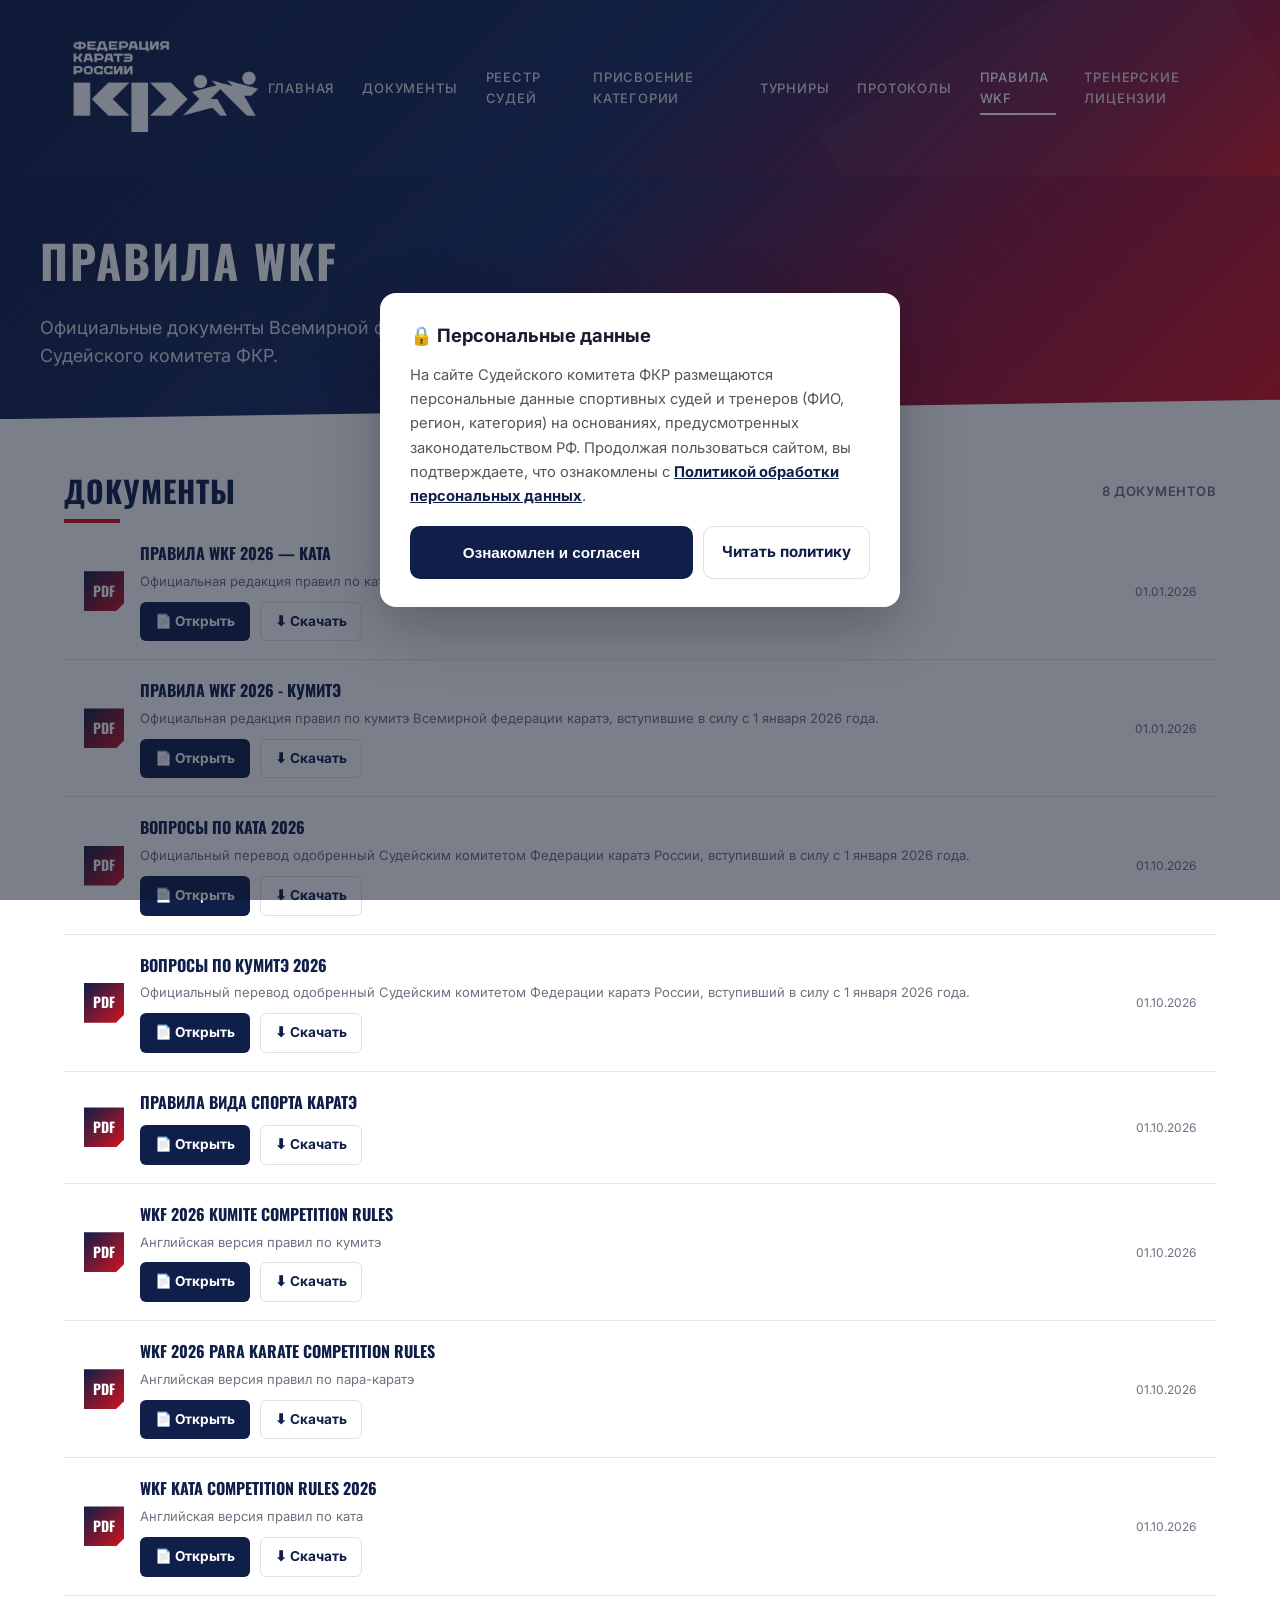
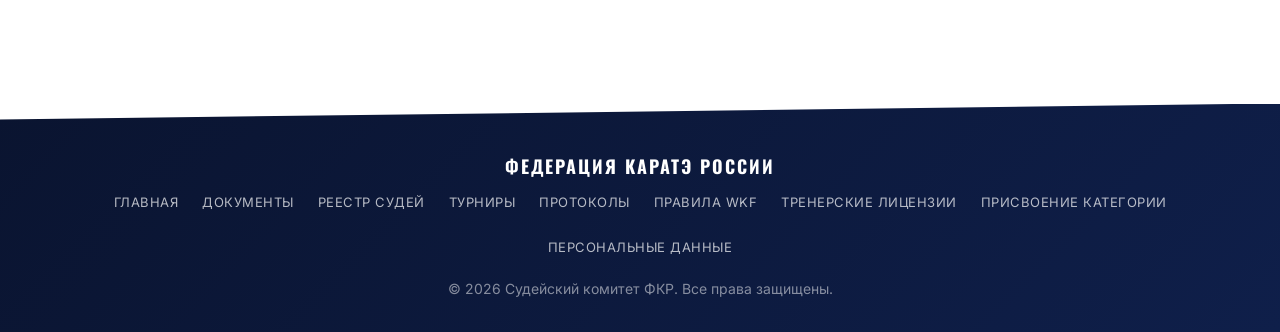
<file: rules.html>
<!DOCTYPE html>
<html lang="ru">
<head>
    <meta charset="UTF-8">
    <meta name="viewport" content="width=device-width, initial-scale=1.0">
    <title>Правила WKF — Судейский комитет ФКР</title>
    <link rel="stylesheet" href="./css/style.css">
    <style>
        .doc-actions {
            display: flex;
            gap: 10px;
            margin-top: 10px;
        }
        .btn {
            padding: 8px 14px;
            border-radius: 6px;
            font-size: 0.85rem;
            font-weight: 700;
            cursor: pointer;
            transition: all 0.2s;
            text-decoration: none;
            display: inline-flex;
            align-items: center;
            gap: 6px;
            border: 1px solid transparent;
        }
        .btn-primary {
            background: var(--fk-blue, #1565c0);
            color: #fff;
        }
        .btn-primary:hover {
            background: #0d47a1;
            transform: translateY(-1px);
        }
        .btn-outline {
            background: transparent;
            color: var(--fk-blue, #1565c0);
            border-color: #e0e0e0;
        }
        .btn-outline:hover {
            border-color: var(--fk-blue, #1565c0);
            background: rgba(21,101,192,0.04);
        }
        .spinner-small {
            width: 32px; height: 32px;
            border: 3px solid #f0f0f0;
            border-top-color: var(--fk-blue, #1565c0);
            border-radius: 50%;
            animation: spin 0.8s linear infinite;
            margin: 0 auto 12px;
        }
        @keyframes spin { to { transform: rotate(360deg); } }
        .loading-docs, .empty-docs {
            text-align: center;
            padding: 32px 20px;
            color: #888;
            grid-column: 1 / -1;
        }
    </style>
</head>
<body>

<header class="header">
  <div class="header-inner">
    <a href="./index.html" class="logo">
      <img src="./images/logo.png" alt="Федерация Каратэ России" style="height:144px;width:auto;display:block;">
    </a>
    <button class="menu-toggle" onclick="toggleMenu()" aria-label="Меню">☰</button>
    <nav class="nav" id="mainNav">
      <a href="./index.html">Главная</a>
      <a href="./documents.html">Документы</a>
      <a href="./registry.html">Реестр судей</a>
      <a href="./prisvoenie/" target="_blank" rel="noopener">Присвоение категории</a>
      <a href="./tournaments.html">Турниры</a>
      <a href="./protocols.html">Протоколы</a>
      <a href="./rules.html" class="active">Правила WKF</a>
      <a href="./licenses.html">Тренерские лицензии</a>
    </nav>
  </div>
</header>

<section class="hero" style="padding: 48px 24px;">
    <div class="hero-inner">
        <h1>Правила WKF</h1>
        <p>Официальные документы Всемирной федерации каратэ и разъяснения Судейского комитета ФКР.</p>
    </div>
</section>

<main class="container">

    <div style="display:flex; justify-content:space-between; align-items:center; flex-wrap:wrap; gap:16px; margin-bottom:8px;">
        <h2 class="section-title" style="margin-bottom:0;">Документы</h2>
        <div id="rules-count" style="font-size:13px; color:var(--fk-text-muted); font-weight:600; text-transform:uppercase; letter-spacing:0.5px;">Загрузка...</div>
    </div>

    <ul class="doc-list" id="rulesDocList">
        <li class="loading-docs"><div class="spinner-small"></div>Загрузка документов...</li>
    </ul>

  </main>

<footer class="footer">
  <div class="footer-logo">Федерация каратэ России</div>
  <div class="footer-links">
    <a href="./index.html">Главная</a>
    <a href="./documents.html">Документы</a>
    <a href="./registry.html">Реестр судей</a>
    <a href="./tournaments.html">Турниры</a>
    <a href="./protocols.html">Протоколы</a>
    <a href="./rules.html">Правила WKF</a>
    <a href="./licenses.html">Тренерские лицензии</a>
    <a href="./prisvoenie/" target="_blank" rel="noopener">Присвоение категории</a>
    <a href="./privacy.html">Персональные данные</a>
  </div>
  <p>© 2026 Судейский комитет ФКР. Все права защищены.</p>
</footer>

<script src="./js/registry.js"></script>
<script>
/* ---------- Подгрузка документов WKF ---------- */
document.addEventListener('DOMContentLoaded', () => {
    loadRulesDocs();
});

async function loadRulesDocs() {
    const list = document.getElementById('rulesDocList');
    const countEl = document.getElementById('rules-count');
    try {
        const res = await fetch('data/rules.json');
        if (!res.ok) throw new Error('HTTP ' + res.status);
        const docs = await res.json();

        if (!Array.isArray(docs) || docs.length === 0) {
            list.innerHTML = '<li class="empty-docs">Документов пока нет. Добавьте первый в data/rules.json</li>';
            countEl.textContent = '0 документов';
            return;
        }

        countEl.textContent = docs.length + ' документов';

        list.innerHTML = docs.map(d => `
            <li>
                <div class="doc-icon">PDF</div>
                <div class="doc-info">
                    <h4>${esc(d.title)}</h4>
                    <p>${esc(d.desc)}</p>
                    <div class="doc-actions">
                        <a href="${esc(d.url)}" target="_blank" class="btn btn-primary">📄 Открыть</a>
                        <a href="${esc(d.url)}" download class="btn btn-outline">⬇ Скачать</a>
                    </div>
                </div>
                <div class="doc-meta">
                    <div class="date">${esc(d.date)}</div>
                    <div class="size">${esc(d.size)}</div>
                </div>
            </li>
        `).join('');
    } catch (e) {
        list.innerHTML = `<li class="empty-docs">
            <h3>Не удалось загрузить документы</h3>
            <p>Проверьте, что файл <code>data/rules.json</code> находится рядом с rules.html.<br>Ошибка: ${esc(e.message)}</p>
        </li>`;
        countEl.textContent = 'Ошибка загрузки';
    }
}

function esc(t) {
    if (t == null) return '';
    const d = document.createElement('div');
    d.textContent = t;
    return d.innerHTML;
}
</script>

<!-- ===== Окно согласия с Политикой ПДн ===== -->
<div id="pdConsent" style="display:none; position:fixed; inset:0; z-index:1000; background:rgba(15,23,42,.55); align-items:center; justify-content:center; padding:16px;">
  <div style="background:#fff; max-width:520px; width:100%; border-radius:16px; padding:28px 30px; box-shadow:0 20px 60px rgba(0,0,0,.25);">
    <h3 style="margin:0 0 12px; font-size:1.15rem; color:var(--fk-dark,#1a1a2e);">🔒 Персональные данные</h3>
    <p style="margin:0 0 18px; font-size:.92rem; color:#555; line-height:1.65;">
      На сайте Судейского комитета ФКР размещаются персональные данные спортивных судей и тренеров
      (ФИО, регион, категория) на основаниях, предусмотренных законодательством РФ.
      Продолжая пользоваться сайтом, вы подтверждаете, что ознакомлены с
      <a href="./privacy.html" target="_blank" style="color:var(--fk-blue,#1565c0); font-weight:700;">Политикой обработки персональных данных</a>.
    </p>
    <div style="display:flex; gap:10px; flex-wrap:wrap;">
      <button onclick="pdAccept()" style="flex:1; min-width:200px; padding:13px 18px; border:none; border-radius:10px; background:var(--fk-blue,#1565c0); color:#fff; font-weight:700; font-size:.95rem; cursor:pointer;">Ознакомлен и согласен</button>
      <a href="./privacy.html" target="_blank" style="padding:13px 18px; border:1px solid #e0e0e0; border-radius:10px; color:var(--fk-blue,#1565c0); font-weight:700; font-size:.95rem; text-decoration:none; text-align:center;">Читать политику</a>
    </div>
  </div>
</div>
<script>
(function () {
    try {
        if (!localStorage.getItem('pd_consent_v1')) {
            document.getElementById('pdConsent').style.display = 'flex';
            document.body.style.overflow = 'hidden';
        }
    } catch (e) {
        document.getElementById('pdConsent').style.display = 'flex';
    }
})();
function pdAccept() {
    try { localStorage.setItem('pd_consent_v1', new Date().toISOString()); } catch (e) {}
    document.getElementById('pdConsent').style.display = 'none';
    document.body.style.overflow = '';
}
</script>

</body>
</html>
</file>
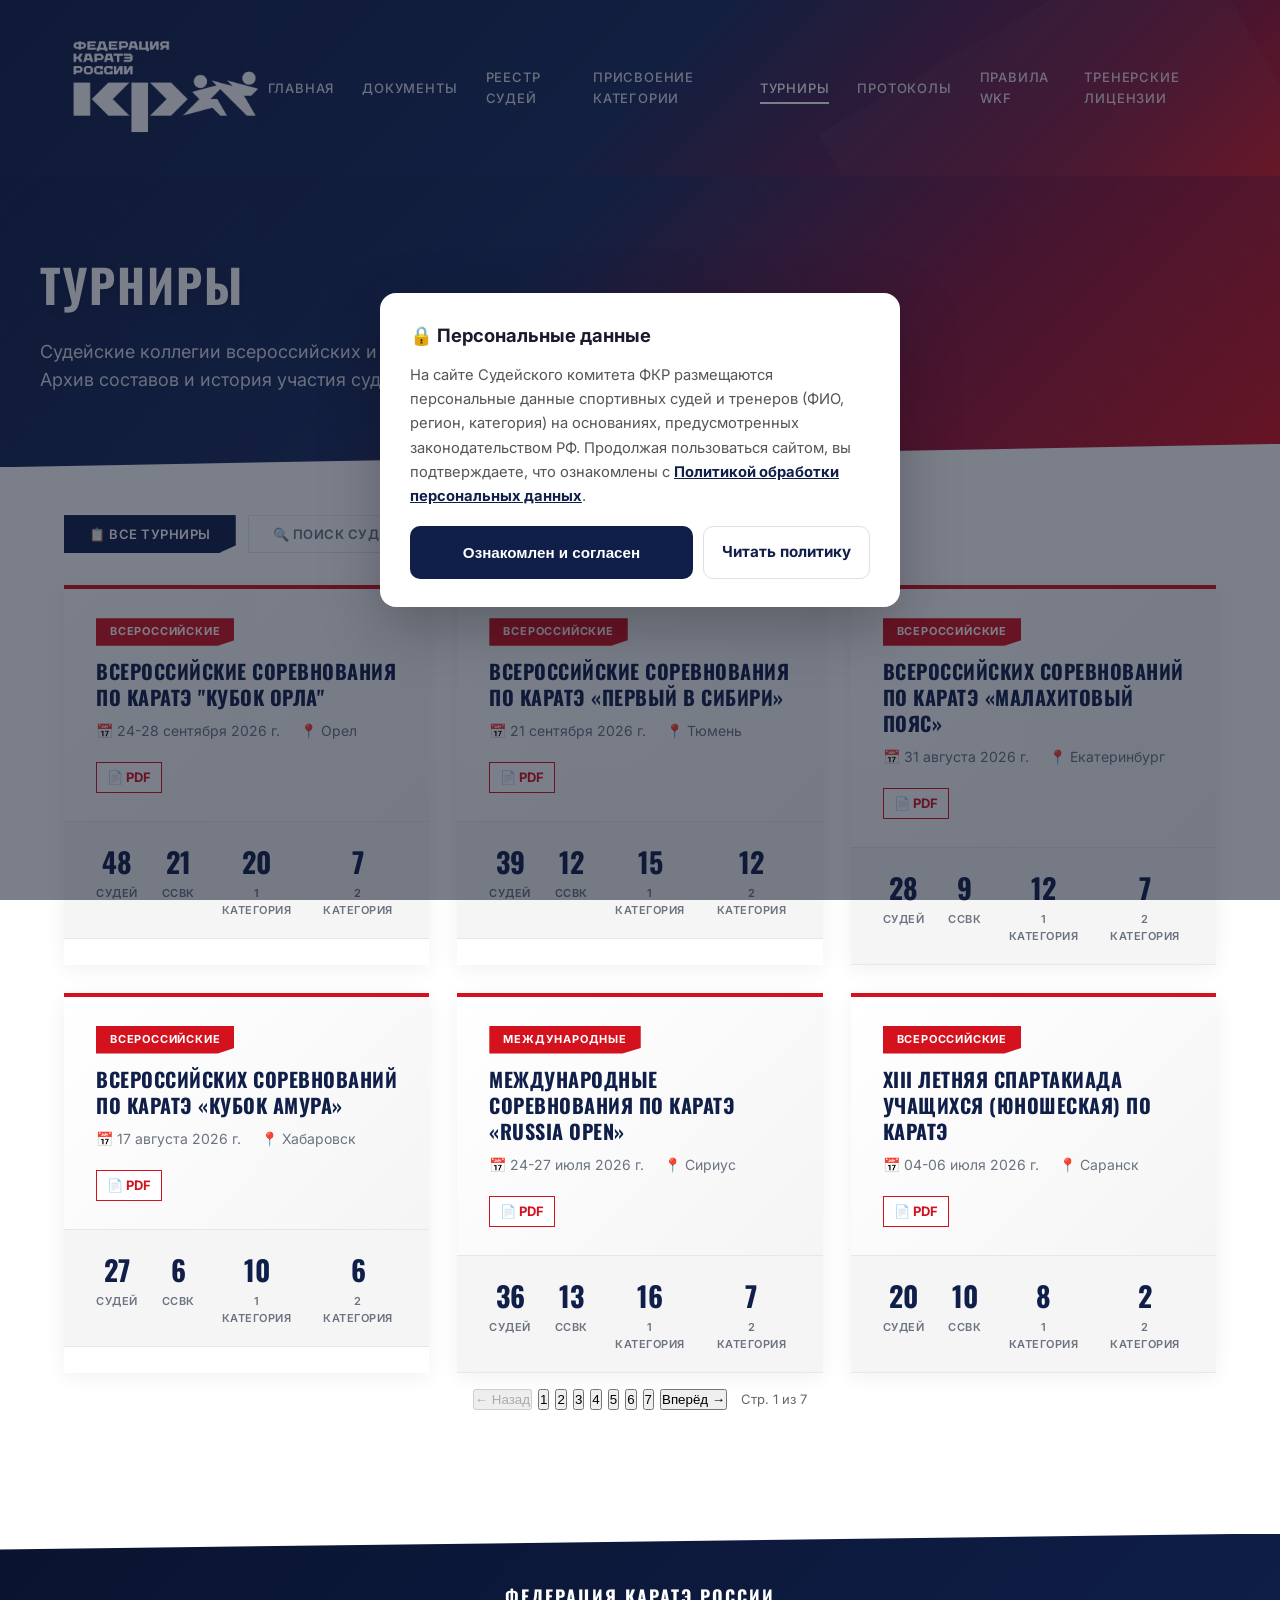
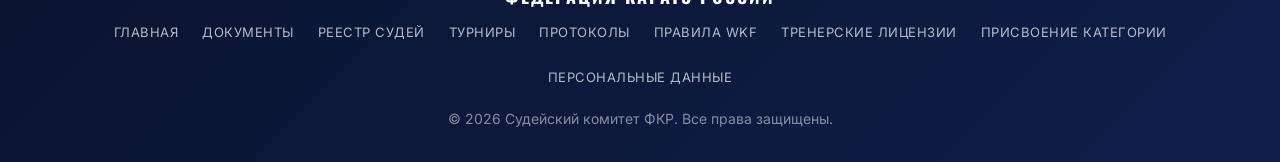
<file: tournaments.html>
<!DOCTYPE html>
<html lang="ru">
<head>
    <meta charset="UTF-8">
    <meta name="viewport" content="width=device-width, initial-scale=1.0">
    <title>Турниры — Судейский комитет ФКР</title>
    <link rel="stylesheet" href="./css/style.css">
    <style>
        .tabs { display: flex; gap: 12px; margin-bottom: 32px; flex-wrap: wrap; }
        .tab-btn { padding: 10px 24px; background: #fff; border: 1px solid var(--fk-border); font-family: var(--font-body); font-size: 13px; font-weight: 600; color: var(--fk-text-muted); cursor: pointer; transition: all 0.2s; text-transform: uppercase; letter-spacing: 0.5px; clip-path: polygon(0 0, 100% 0, 100% 80%, 90% 100%, 0 100%); }
        .tab-btn:hover { color: var(--fk-blue); border-color: var(--fk-blue); }
        .tab-btn.active { background: var(--fk-blue); color: #fff; border-color: var(--fk-blue); }
        .tab-panel { display: none; }
        .tab-panel.active { display: block; animation: fadeIn 0.3s ease; }
        @keyframes fadeIn { from { opacity: 0; transform: translateY(8px); } to { opacity: 1; transform: translateY(0); } }

        .tournaments-grid { display: grid; grid-template-columns: repeat(auto-fill, minmax(340px, 1fr)); gap: 28px; }
        .tournament-card { background: #fff; border-top: 4px solid var(--fk-red); box-shadow: var(--shadow-sm); overflow: hidden; cursor: pointer; transition: all 0.3s ease; position: relative; }
        .tournament-card:hover { transform: translateY(-6px); box-shadow: var(--shadow-lg); border-top-color: var(--fk-blue); }
        .tournament-card.expanded { grid-column: 1 / -1; cursor: default; }
        .tournament-card.expanded:hover { transform: none; }

        .t-card-header { padding: 28px 32px; background: linear-gradient(135deg, #fff 0%, var(--fk-gray) 100%); border-bottom: 1px solid var(--fk-border); }
        .t-card-header .status-badge { display: inline-block; background: var(--fk-red); color: #fff; font-size: 11px; font-weight: 700; padding: 5px 14px; text-transform: uppercase; letter-spacing: 0.8px; margin-bottom: 12px; clip-path: polygon(0 0, 100% 0, 100% 80%, 88% 100%, 0 100%); }
        .t-card-header h3 { font-family: var(--font-heading); font-size: 20px; font-weight: 700; color: var(--fk-blue); margin-bottom: 10px; text-transform: uppercase; letter-spacing: 0.5px; line-height: 1.3; }
        .t-card-meta { display: flex; flex-wrap: wrap; gap: 20px; font-size: 14px; color: var(--fk-text-muted); }
        .t-card-meta span { display: flex; align-items: center; gap: 6px; }
        .pdf-link { display: inline-flex; align-items: center; gap: 4px; color: var(--fk-red); font-size: 13px; font-weight: 700; text-decoration: none; padding: 4px 10px; background: #fff; border: 1px solid var(--fk-red); transition: all 0.2s; }
        .pdf-link:hover { background: var(--fk-red); color: #fff; }

        .t-card-stats { display: flex; gap: 24px; padding: 18px 32px; background: var(--fk-gray); border-bottom: 1px solid var(--fk-border); }
        .t-stat { text-align: center; }
        .t-stat .num { font-family: var(--font-heading); font-size: 28px; font-weight: 700; color: var(--fk-blue); }
        .t-stat .lbl { font-size: 11px; color: var(--fk-text-muted); text-transform: uppercase; letter-spacing: 0.5px; font-weight: 600; }

        .t-card-body { padding: 24px 32px; display: none; }
        .tournament-card.expanded .t-card-body { display: block; }
        .t-card-body .close-btn { float: right; background: var(--fk-gray); border: none; width: 36px; height: 36px; font-family: var(--font-heading); font-size: 18px; font-weight: 700; color: var(--fk-text-muted); cursor: pointer; transition: 0.2s; clip-path: polygon(0 0, 100% 0, 100% 80%, 80% 100%, 0 100%); }
        .t-card-body .close-btn:hover { background: var(--fk-red); color: #fff; }

        .judges-table-wrap { overflow-x: auto; box-shadow: var(--shadow-sm); margin-top: 20px; }
        .judges-table-wrap table { width: 100%; border-collapse: collapse; background: #fff; font-size: 14px; }
        .judges-table-wrap thead { background: linear-gradient(135deg, var(--fk-blue), #1A2B5C); color: #fff; }
        .judges-table-wrap th { padding: 14px 16px; text-align: left; font-weight: 600; font-size: 12px; text-transform: uppercase; letter-spacing: 0.8px; white-space: nowrap; }
        .judges-table-wrap td { padding: 12px 16px; border-bottom: 1px solid var(--fk-border); vertical-align: middle; }
        .judges-table-wrap tbody tr:hover td { background: #f8f9fa; }
        .judges-table-wrap tbody tr:last-child td { border-bottom: none; }

        .badge-t { display: inline-block; padding: 4px 12px; font-size: 11px; font-weight: 700; text-transform: uppercase; letter-spacing: 0.5px; clip-path: polygon(0 0, 100% 0, 100% 80%, 88% 100%, 0 100%); }
        .badge-t-ssvk { background: #fff3cd; color: #856404; }
        .badge-t-1k { background: #d1ecf1; color: #0c5460; }
        .badge-t-2k { background: #d4edda; color: #155724; }

        .score { font-weight: 700; font-family: var(--font-heading); }
        .score-5 { color: #059669; }
        .score-4 { color: #d97706; }
        .score-null { color: #bbb; }

        .filters-row { display: flex; flex-wrap: wrap; gap: 12px; margin-bottom: 16px; align-items: center; }
        .filters-row input, .filters-row select { padding: 10px 14px; border: 1px solid var(--fk-border); font-family: var(--font-body); font-size: 14px; outline: none; transition: border-color 0.2s; min-width: 220px; }
        .filters-row input:focus, .filters-row select:focus { border-color: var(--fk-blue); }

        .signatures-row { display: grid; grid-template-columns: repeat(auto-fit, minmax(240px, 1fr)); gap: 24px; margin-top: 24px; padding-top: 20px; border-top: 2px solid var(--fk-red); }
        .sig-block .sig-title { font-size: 12px; text-transform: uppercase; color: var(--fk-text-muted); letter-spacing: 0.8px; font-weight: 600; }
        .sig-block .sig-name { font-family: var(--font-heading); font-size: 18px; font-weight: 700; color: var(--fk-blue); margin-top: 6px; text-transform: uppercase; }
        .sig-block .sig-cat { font-size: 14px; color: var(--fk-red); font-weight: 700; }

        .search-box { background: #fff; padding: 32px; border-top: 4px solid var(--fk-blue); box-shadow: var(--shadow-sm); margin-bottom: 28px; }
        .search-input-wrap { position: relative; max-width: 500px; }
        .search-input-wrap input { width: 100%; padding: 14px 18px 14px 48px; border: 2px solid var(--fk-border); font-family: var(--font-body); font-size: 15px; outline: none; transition: border-color 0.2s; }
        .search-input-wrap input:focus { border-color: var(--fk-blue); }
        .search-input-wrap::before { content: "🔍"; position: absolute; left: 16px; top: 50%; transform: translateY(-50%); font-size: 1.2rem; }
        .search-hint { margin-top: 12px; font-size: 14px; color: var(--fk-text-muted); }

        .judge-results { display: grid; grid-template-columns: repeat(auto-fill, minmax(300px, 1fr)); gap: 28px; }
        .judge-result-card { background: #fff; border-top: 4px solid var(--fk-red); box-shadow: var(--shadow-sm); padding: 28px; cursor: pointer; transition: all 0.3s ease; }
        .judge-result-card:hover { transform: translateY(-6px); box-shadow: var(--shadow-lg); border-top-color: var(--fk-blue); }
        .judge-result-card .j-name { font-family: var(--font-heading); font-size: 20px; font-weight: 700; color: var(--fk-blue); margin-bottom: 8px; text-transform: uppercase; }
        .judge-result-card .j-meta { font-size: 14px; color: var(--fk-text-muted); display: flex; flex-wrap: wrap; gap: 12px; align-items: center; }
        .judge-result-card .j-count { margin-top: 12px; font-size: 14px; color: var(--fk-blue); font-weight: 700; }

        .judge-detail { background: #fff; border-top: 4px solid var(--fk-blue); box-shadow: var(--shadow-sm); padding: 32px; margin-top: 24px; }
        .judge-detail .back-btn { display: inline-flex; align-items: center; gap: 8px; padding: 10px 20px; background: var(--fk-gray); border: 1px solid var(--fk-border); font-family: var(--font-body); font-size: 13px; font-weight: 700; color: var(--fk-text); cursor: pointer; transition: 0.2s; text-transform: uppercase; letter-spacing: 0.5px; clip-path: polygon(0 0, 100% 0, 100% 80%, 90% 100%, 0 100%); margin-bottom: 24px; }
        .judge-detail .back-btn:hover { background: var(--fk-blue); color: #fff; border-color: var(--fk-blue); }
        .judge-detail h2 { font-family: var(--font-heading); font-size: 28px; color: var(--fk-blue); margin-bottom: 6px; text-transform: uppercase; }
        .judge-detail .j-cat { margin-bottom: 24px; }
        .history-list { display: flex; flex-direction: column; gap: 16px; }
        .history-item { display: flex; justify-content: space-between; align-items: center; padding: 20px 24px; background: var(--fk-gray); border-left: 4px solid var(--fk-red); transition: all 0.2s; }
        .history-item:hover { background: #fff; box-shadow: var(--shadow-sm); border-left-color: var(--fk-blue); }
        .history-item .h-info { flex: 1; }
        .history-item .h-title { font-family: var(--font-heading); font-weight: 700; color: var(--fk-blue); font-size: 18px; text-transform: uppercase; }
        .history-item .h-meta { font-size: 14px; color: var(--fk-text-muted); margin-top: 4px; }
        .history-item .h-role { font-size: 13px; font-weight: 700; color: var(--fk-blue); background: rgba(15,31,74,0.08); padding: 5px 14px; text-transform: uppercase; letter-spacing: 0.5px; white-space: nowrap; clip-path: polygon(0 0, 100% 0, 100% 80%, 88% 100%, 0 100%); }
        .history-item .h-score { font-size: 14px; font-weight: 700; margin-left: 12px; font-family: var(--font-heading); }

        .no-results { text-align: center; padding: 48px; color: var(--fk-text-muted); font-size: 16px; background: var(--fk-gray); border-top: 4px solid var(--fk-red); }

        @media (max-width: 768px) {
            .tournaments-grid { grid-template-columns: 1fr; }
            .tabs { width: 100%; }
            .tab-btn { flex: 1; justify-content: center; }
            .judges-table-wrap { overflow-x: auto; }
            .judges-table-wrap table { min-width: 600px; }
            .hide-mobile { display: none; }
            .filters-row input { min-width: 100%; }
            .history-item { flex-direction: column; align-items: flex-start; gap: 10px; }
            .t-card-header, .t-card-body, .search-box, .judge-detail { padding: 20px; }
        }
    </style>
</head>
<body>

<header class="header">
  <div class="header-inner">
    <a href="./index.html" class="logo">
      <img src="./images/logo.png" alt="Федерация Каратэ России" style="height:144px;width:auto;display:block;">
    </a>
    <button class="menu-toggle" onclick="toggleMenu()" aria-label="Меню">☰</button>
    <nav class="nav" id="mainNav">
      <a href="./index.html">Главная</a>
      <a href="./documents.html">Документы</a>
      <a href="./registry.html">Реестр судей</a>
      <a href="./prisvoenie/" target="_blank" rel="noopener">Присвоение категории</a>
      <a href="./tournaments.html" class="active">Турниры</a>
      <a href="./protocols.html">Протоколы</a>
      <a href="./rules.html">Правила WKF</a>
      <a href="./licenses.html">Тренерские лицензии</a>
    </nav>
  </div>
</header>

<section class="hero">
    <div class="hero-inner">
        <h1>Турниры</h1>
        <p>Судейские коллегии всероссийских и межрегиональных соревнований. Архив составов и история участия судей.</p>
    </div>
</section>

<main class="container">

    <div class="tabs">
        <button class="tab-btn active" onclick="switchTab('list')" id="tab-list">📋 Все турниры</button>
        <button class="tab-btn" onclick="switchTab('search')" id="tab-search">🔍 Поиск судьи</button>
    </div>

    <div class="tab-panel active" id="panel-list">
        <div class="tournaments-grid" id="tournamentsGrid"></div>
        <div class="pagination-bar" id="tournamentsPagination" style="display:flex;justify-content:center;gap:6px;padding:16px 0;flex-wrap:wrap;"></div>
    </div>

    <div class="tab-panel" id="panel-search">
        <div class="search-box">
            <div class="search-input-wrap">
                <input type="text" id="judgeSearch" placeholder="Введите фамилию судьи..." oninput="searchJudge()">
            </div>
            <div class="search-hint">Начните вводить фамилию — покажем все турниры, где судья принимал участие</div>
        </div>
        <div id="searchResults"></div>
    </div>

</main>

<footer class="footer">
  <div class="footer-logo">Федерация каратэ России</div>
  <div class="footer-links">
    <a href="./index.html">Главная</a>
    <a href="./documents.html">Документы</a>
    <a href="./registry.html">Реестр судей</a>
    <a href="./tournaments.html">Турниры</a>
    <a href="./protocols.html">Протоколы</a>
    <a href="./rules.html">Правила WKF</a>
    <a href="./licenses.html">Тренерские лицензии</a>
    <a href="./prisvoenie/" target="_blank" rel="noopener">Присвоение категории</a>
    <a href="./privacy.html">Персональные данные</a>
  </div>
  <p>© 2026 Судейский комитет ФКР. Все права защищены.</p>
</footer>

<script>
/* CSV парсер (разделитель ;, поддержка кавычек) */
function parseCSV(text) {
  text = text.replace(/^\uFEFF/, '');
  const lines = text.split(/\r?\n/).filter(l => l.trim() !== '');
  if (lines.length === 0) return [];
  const headers = parseLine(lines[0]).map(h => h.trim());
  const rows = [];
  for (let i = 1; i < lines.length; i++) {
    const values = parseLine(lines[i]);
    if (values.length === 0) continue;
    const row = {};
    headers.forEach((h, j) => { row[h] = (values[j] || '').trim(); });
    rows.push(row);
  }
  return rows;
}
function parseLine(line) {
  const result = [];
  let current = '';
  let inQuotes = false;
  for (let i = 0; i < line.length; i++) {
    const char = line[i];
    if (char === '"') {
      if (inQuotes && line[i + 1] === '"') { current += '"'; i++; }
      else { inQuotes = !inQuotes; }
    } else if (char === ';' && !inQuotes) {
      result.push(current);
      current = '';
    } else {
      current += char;
    }
  }
  result.push(current);
  return result;
}

/* Авто-определение статуса по названию */
function detectStatus(title) {
  const t = title.toLowerCase();
  if (t.includes('чемпионат россии')) return 'Чемпионат России';
  if (t.includes('кубок россии')) return 'Кубок России';
  if (t.includes('первенство россии')) return 'Первенство России';
  if (t.includes('всероссийск')) return 'Всероссийские';
  if (t.includes('международн')) return 'Международные';
  if (t.includes('межрегиональн')) return 'Межрегиональные';
  if (t.includes('региональн') || t.includes('област') || t.includes('край') || t.includes('округ') || t.includes('город')) return 'Региональные';
  return 'Всероссийские';
}

/* Авто-генерация short_title */
function makeShortTitle(title) {
  if (!title) return '';
  const cleaned = title.replace(/по каратэ/gi, '').replace(/среди .*/gi, '').trim();
  if (cleaned.length <= 40) return cleaned;
  const words = cleaned.split(/\s+/);
  let result = '';
  for (const w of words) {
    if ((result + ' ' + w).trim().length > 45) break;
    result = result ? result + ' ' + w : w;
  }
  return result || cleaned.substring(0, 40) + '…';
}

/* Генерация tournament_id */
function slugify(text) {
  const trans = {
    'а':'a','б':'b','в':'v','г':'g','д':'d','е':'e','ё':'e','ж':'zh','з':'z','и':'i','й':'y','к':'k','л':'l','м':'m',
    'н':'n','о':'o','п':'p','р':'r','с':'s','т':'t','у':'u','ф':'f','х':'h','ц':'ts','ч':'ch','ш':'sh','щ':'sch','ъ':'',
    'ы':'y','ь':'','э':'e','ю':'yu','я':'ya'
  };
  let result = '';
  for (const ch of text.toLowerCase()) {
    result += trans[ch] || (ch.match(/[a-z0-9]/) ? ch : '-');
  }
  return result.replace(/-+/g, '-').replace(/^-|-$/g, '');
}

function extractYear(datesStr) {
  const m = datesStr.match(/(20\d{2})/);
  return m ? m[1] : '';
}

let tournaments = [];
let judgesIndex = {};
let currentPage = 1;
const tournamentsPerPage = 6;

document.addEventListener('DOMContentLoaded', () => {
    fetch('data/tournaments-grouped.json?v=' + Date.now())
        .then(r => {
            if (!r.ok) throw new Error('Файл не найден: ' + r.status);
            return r.json();
        })
        .then(data => {
            if (!Array.isArray(data) || !data.length) throw new Error('JSON пустой');
            tournaments = data;
            tournaments.sort((a, b) => parseTournamentDate(b.dates) - parseTournamentDate(a.dates));
            buildJudgesIndex();
            renderTournamentsList();
        })
        .catch(err => {
            document.getElementById('tournamentsGrid').innerHTML = `
                <div class="no-results" style="grid-column:1/-1;">
                    <h3>Не удалось загрузить данные</h3>
                    <p>Проверьте, что файл <code>data/tournaments-grouped.json</code> находится рядом с tournaments.html</p>
                    <p style="font-size:12px;color:#999;">${esc(err.message)}</p>
                </div>`;
        });
});

function parseTournamentDate(dateStr) {
    const months = {
        'января':0,'февраля':1,'марта':2,'апреля':3,'мая':4,'июня':5,
        'июля':6,'августа':7,'сентября':8,'октября':9,'ноября':10,'декабря':11
    };
    const yearMatch = dateStr.match(/(20\d{2})/);
    const year = yearMatch ? parseInt(yearMatch[1]) : 2000;
    const monthMatch = dateStr.match(/(января|февраля|марта|апреля|мая|июня|июля|августа|сентября|октября|ноября|декабря)/i);
    const month = monthMatch ? months[monthMatch[1].toLowerCase()] : 0;
    const dayMatch = dateStr.match(/(\d{1,2})\s/);
    const day = dayMatch ? parseInt(dayMatch[1]) : 1;
    return new Date(year, month, day);
}

function buildTournaments(rows) {
    const map = {};
    rows.forEach(r => {
        const id = (r.tournament_id || '').trim();
        if (!id) return;
        const rawTitle = (r.title || '').trim();
        const rawShort = (r.short_title || '').trim();
        const rawStatus = (r.status || '').trim();
        const rawDates = (r.dates || '').trim();
        
        const title = rawTitle || id;
        const shortTitle = rawShort || makeShortTitle(rawTitle) || title;
        const status = rawStatus || detectStatus(title);
        const year = extractYear(rawDates);
        const generatedId = id || (slugify(title) + (year ? '-' + year : ''));

        if (!map[id]) {
            map[id] = {
                id: id,
                title: title,
                shortTitle: shortTitle,
                status: status,
                location: (r.location || '').trim(),
                dates: rawDates,
                ageGroups: (r.age_groups || '').trim(),
                pdfLink: (r.pdf_link || '').trim(),
                chiefJudge: { name: (r.chief_judge || '').trim(), category: (r.chief_judge_cat || '').trim(), region: (r.chief_judge_region || '').trim() },
                chiefSecretary: { name: (r.chief_secretary || '').trim(), category: (r.chief_sec_cat || '').trim(), region: (r.chief_sec_region || '').trim() },
                judges: []
            };
        }
        map[id].judges.push({
            num: parseInt(r.num) || 0,
            name: (r.name || '').trim(),
            role: (r.role || '').trim(),
            category: (r.category || '').trim(),
            region: (r.region || '').trim(),
            score: (r.score || '').trim() === '' ? null : parseInt(r.score)
        });
    });
    tournaments = Object.values(map);
    tournaments.sort((a, b) => parseTournamentDate(b.dates) - parseTournamentDate(a.dates));
}

function buildJudgesIndex() {
    judgesIndex = {};
    tournaments.forEach(t => {
        t.judges.forEach(j => {
            if (!judgesIndex[j.name]) judgesIndex[j.name] = [];
            judgesIndex[j.name].push({
                tournamentTitle: t.shortTitle || t.title,
                tournamentDates: t.dates,
                tournamentLocation: t.location,
                role: j.role,
                category: j.category,
                score: j.score,
                region: j.region
            });
        });
    });
}

function switchTab(tab) {
    document.querySelectorAll('.tab-btn').forEach(b => b.classList.remove('active'));
    document.querySelectorAll('.tab-panel').forEach(p => p.classList.remove('active'));
    document.getElementById('tab-' + tab).classList.add('active');
    document.getElementById('panel-' + tab).classList.add('active');
}

function renderTournamentsList() {
    const grid = document.getElementById('tournamentsGrid');
    if (tournaments.length === 0) {
        grid.innerHTML = '<div class="no-results">Турниров пока нет</div>';
        document.getElementById('tournamentsPagination').innerHTML = '';
        return;
    }
    const start = (currentPage - 1) * tournamentsPerPage;
    const page = tournaments.slice(start, start + tournamentsPerPage);
    grid.innerHTML = page.map(t => renderTournamentCard(t)).join('');
    renderTournamentsPagination();
}

function renderTournamentsPagination() {
    const pages = Math.ceil(tournaments.length / tournamentsPerPage);
    const pag = document.getElementById('tournamentsPagination');
    if (pages <= 1) { pag.innerHTML = ''; return; }

    let h = `<button onclick="goTournamentsPage(${currentPage - 1})" ${currentPage === 1 ? 'disabled' : ''}>← Назад</button>`;
    let s = Math.max(1, currentPage - 3);
    let e = Math.min(pages, s + 6);
    if (e - s < 6) s = Math.max(1, e - 6);

    if (s > 1) h += `<button onclick="goTournamentsPage(1)">1</button>${s > 2 ? '<span style="color:#999;padding:0 4px;">…</span>' : ''}`;
    for (let i = s; i <= e; i++) h += `<button class="${i === currentPage ? 'active' : ''}" onclick="goTournamentsPage(${i})">${i}</button>`;
    if (e < pages) h += `${e < pages - 1 ? '<span style="color:#999;padding:0 4px;">…</span>' : ''}<button onclick="goTournamentsPage(${pages})">${pages}</button>`;
    h += `<button onclick="goTournamentsPage(${currentPage + 1})" ${currentPage === pages ? 'disabled' : ''}>Вперёд →</button>`;
    h += `<span style="font-size:13px;color:#666;margin-left:8px;">Стр. ${currentPage} из ${pages}</span>`;
    pag.innerHTML = h;
}

function goTournamentsPage(p) {
    const pages = Math.ceil(tournaments.length / tournamentsPerPage);
    if (p < 1 || p > pages) return;
    currentPage = p;
    renderTournamentsList();
    document.getElementById('tournamentsGrid').scrollIntoView({ behavior: 'smooth', block: 'start' });
}

function renderTournamentCard(t) {
    const total = t.judges.length;
    const ssyk = t.judges.filter(j => j.category === 'ССВК').length;
    const k1 = t.judges.filter(j => j.category === '1К').length;
    const k2 = t.judges.filter(j => j.category === '2К').length;

    return `<div class="tournament-card" id="card-${t.id}" onclick="expandTournament('${t.id}')">
        <div class="t-card-header">
            <div class="status-badge">${esc(t.status)}</div>
            <h3>${esc(t.title)}</h3>
            <div class="t-card-meta">
                <span>📅 ${esc(t.dates)}</span>
                <span>📍 ${esc(t.location)}</span>
                ${t.pdfLink ? `<a href="${esc(t.pdfLink)}" target="_blank" class="pdf-link" onclick="event.stopPropagation();">📄 PDF</a>` : ''}
            </div>
        </div>
        <div class="t-card-stats">
            <div class="t-stat"><div class="num">${total}</div><div class="lbl">Судей</div></div>
            <div class="t-stat"><div class="num">${ssyk}</div><div class="lbl">ССВК</div></div>
            <div class="t-stat"><div class="num">${k1}</div><div class="lbl">1 категория</div></div>
            <div class="t-stat"><div class="num">${k2}</div><div class="lbl">2 категория</div></div>
        </div>
        <div class="t-card-body" id="body-${t.id}">
            <button class="close-btn" onclick="event.stopPropagation(); collapseTournament('${t.id}')">×</button>
            <div style="clear:both;"></div>
            <p style="font-size:14px;color:var(--fk-text-muted);margin-bottom:16px;line-height:1.6;">${esc(t.ageGroups)}</p>

            <div class="filters-row">
                <input type="text" placeholder="Поиск по ФИО или региону..." oninput="filterTable('${t.id}', this.value)">
                <select onchange="filterCategory('${t.id}', this.value)">
                    <option value="">Все категории</option>
                    <option value="ССВК">ССВК</option>
                    <option value="1К">1 категория</option>
                    <option value="2К">2 категория</option>
                </select>
                <select onchange="filterRole('${t.id}', this.value)">
                    <option value="">Все должности</option>
                    ${[...new Set(t.judges.map(j => j.role))].sort().map(r => `<option value="${esc(r)}">${esc(r)}</option>`).join('')}
                </select>
            </div>

            <div class="judges-table-wrap">
                <table id="table-${t.id}">
                    <thead><tr><th>№</th><th>Фамилия И.О.</th><th class="hide-mobile">Должность</th><th>Категория</th><th class="hide-mobile">Регион</th><th>Оценка</th></tr></thead>
                    <tbody>
                        ${t.judges.map(j => `
                            <tr data-category="${esc(j.category)}" data-role="${esc(j.role)}" data-name="${esc(j.name)}" data-region="${esc(j.region)}">
                                <td>${j.num}</td>
                                <td><a href="./registry.html?name=${encodeURIComponent(j.name)}" style="color:var(--fk-blue);text-decoration:none;font-weight:700;">${esc(j.name)}</a></td>
                                <td class="hide-mobile">${esc(j.role)}</td>
                                <td><span class="badge-t ${getBadgeClass(j.category)}">${esc(j.category)}</span></td>
                                <td class="hide-mobile">${esc(j.region)}</td>
                                <td class="score ${getScoreClass(j.score)}">${j.score !== null ? j.score : '—'}</td>
                            </tr>
                        `).join('')}
                    </tbody>
                </table>
            </div>

            <div class="signatures-row">
                <div class="sig-block">
                    <div class="sig-title">Главный судья</div>
                    <div class="sig-name">${esc(t.chiefJudge.name)}</div>
                    <div class="sig-cat">${esc(t.chiefJudge.category)}</div>
                </div>
                <div class="sig-block">
                    <div class="sig-title">Главный секретарь</div>
                    <div class="sig-name">${esc(t.chiefSecretary.name)}</div>
                    <div class="sig-cat">${esc(t.chiefSecretary.category)}</div>
                </div>
            </div>
        </div>
    </div>`;
}

function expandTournament(id) {
    document.querySelectorAll('.tournament-card').forEach(c => c.classList.toggle('expanded', c.id === 'card-' + id));
}
function collapseTournament(id) {
    document.getElementById('card-' + id).classList.remove('expanded');
}

function filterTable(id, text) {
    const t = text.toLowerCase();
    document.querySelectorAll('#table-' + id + ' tbody tr').forEach(row => {
        row.style.display = (row.dataset.name.toLowerCase().includes(t) || row.dataset.region.toLowerCase().includes(t) || row.dataset.role.toLowerCase().includes(t)) ? '' : 'none';
    });
}
function filterCategory(id, cat) {
    document.querySelectorAll('#table-' + id + ' tbody tr').forEach(row => {
        row.style.display = (!cat || row.dataset.category === cat) ? '' : 'none';
    });
}
function filterRole(id, role) {
    document.querySelectorAll('#table-' + id + ' tbody tr').forEach(row => {
        row.style.display = (!role || row.dataset.role === role) ? '' : 'none';
    });
}

function searchJudge() {
    const query = document.getElementById('judgeSearch').value.trim().toLowerCase();
    const container = document.getElementById('searchResults');
    if (query.length < 2) { container.innerHTML = ''; return; }

    const matches = Object.keys(judgesIndex).filter(name => name.toLowerCase().includes(query));
    if (matches.length === 0) {
        container.innerHTML = '<div class="no-results">Судья не найден. Проверьте написание фамилии.</div>';
        return;
    }
    if (matches.length === 1) { showJudgeDetail(matches[0]); return; }

    container.innerHTML = `<div class="judge-results">${matches.map(name => {
        const entries = judgesIndex[name];
        const cats = [...new Set(entries.map(e => e.category))].join(', ');
        const regions = [...new Set(entries.map(e => e.region))].join(', ');
        return `<div class="judge-result-card" onclick="showJudgeDetail('${esc(name)}')">
            <div class="j-name"><a href="./registry.html?name=${encodeURIComponent(name)}" style="color:var(--fk-blue);text-decoration:none;">${esc(name)}</a></div>
            <div class="j-meta">
                <span class="badge-t ${getBadgeClass(entries[0].category)}">${esc(cats)}</span>
                <span>📍 ${esc(regions)}</span>
            </div>
            <div class="j-count">🏆 Участвовал в ${entries.length} турнире</div>
        </div>`;
    }).join('')}</div>`;
}

function showJudgeDetail(name) {
    const entries = judgesIndex[name];
    if (!entries) return;
    const cats = [...new Set(entries.map(e => e.category))];
    const regions = [...new Set(entries.map(e => e.region))];

    document.getElementById('searchResults').innerHTML = `
        <div class="judge-detail">
            <button class="back-btn" onclick="backToSearch()">← Назад к результатам</button>
            <h2><a href="./registry.html?name=${encodeURIComponent(name)}" style="color:var(--fk-blue);text-decoration:none;">${esc(name)}</a></h2>
            <div class="j-cat">${cats.map(c => `<span class="badge-t ${getBadgeClass(c)}">${esc(c)}</span>`).join(' ')}</div>
            <div style="font-size:14px;color:var(--fk-text-muted);margin-bottom:24px;">📍 ${esc(regions.join(', '))}</div>
            <div class="history-list">
                ${entries.map(e => `
                    <div class="history-item">
                        <div class="h-info">
                            <div class="h-title">${esc(e.tournamentTitle)}</div>
                            <div class="h-meta">${esc(e.tournamentDates)} • ${esc(e.tournamentLocation)}</div>
                        </div>
                        <div style="display:flex;align-items:center;gap:10px;">
                            <span class="h-role">${esc(e.role)}</span>
                            <span class="h-score ${getScoreClass(e.score)}">${e.score !== null ? e.score + ' балл' : '—'}</span>
                        </div>
                    </div>
                `).join('')}
            </div>
        </div>`;
}
function backToSearch() { searchJudge(); }

function getBadgeClass(cat) {
    if (cat === 'ССВК') return 'badge-t-ssvk';
    if (cat === '1К') return 'badge-t-1k';
    if (cat === '2К') return 'badge-t-2k';
    return '';
}
function getScoreClass(score) {
    if (score === null || score === undefined) return 'score-null';
    if (score >= 5) return 'score-5';
    return 'score-4';
}
function esc(t) {
    if (t == null) return '';
    const d = document.createElement('div');
    d.textContent = t;
    return d.innerHTML;
}
function toggleMenu() {
    document.getElementById('mainNav').classList.toggle('open');
}
</script>

<!-- ===== Окно согласия с Политикой ПДн ===== -->
<div id="pdConsent" style="display:none; position:fixed; inset:0; z-index:1000; background:rgba(15,23,42,.55); align-items:center; justify-content:center; padding:16px;">
  <div style="background:#fff; max-width:520px; width:100%; border-radius:16px; padding:28px 30px; box-shadow:0 20px 60px rgba(0,0,0,.25);">
    <h3 style="margin:0 0 12px; font-size:1.15rem; color:var(--fk-dark,#1a1a2e);">🔒 Персональные данные</h3>
    <p style="margin:0 0 18px; font-size:.92rem; color:#555; line-height:1.65;">
      На сайте Судейского комитета ФКР размещаются персональные данные спортивных судей и тренеров
      (ФИО, регион, категория) на основаниях, предусмотренных законодательством РФ.
      Продолжая пользоваться сайтом, вы подтверждаете, что ознакомлены с
      <a href="./privacy.html" target="_blank" style="color:var(--fk-blue,#1565c0); font-weight:700;">Политикой обработки персональных данных</a>.
    </p>
    <div style="display:flex; gap:10px; flex-wrap:wrap;">
      <button onclick="pdAccept()" style="flex:1; min-width:200px; padding:13px 18px; border:none; border-radius:10px; background:var(--fk-blue,#1565c0); color:#fff; font-weight:700; font-size:.95rem; cursor:pointer;">Ознакомлен и согласен</button>
      <a href="./privacy.html" target="_blank" style="padding:13px 18px; border:1px solid #e0e0e0; border-radius:10px; color:var(--fk-blue,#1565c0); font-weight:700; font-size:.95rem; text-decoration:none; text-align:center;">Читать политику</a>
    </div>
  </div>
</div>
<script>
(function () {
    try {
        if (!localStorage.getItem('pd_consent_v1')) {
            document.getElementById('pdConsent').style.display = 'flex';
            document.body.style.overflow = 'hidden';
        }
    } catch (e) {
        document.getElementById('pdConsent').style.display = 'flex';
    }
})();
function pdAccept() {
    try { localStorage.setItem('pd_consent_v1', new Date().toISOString()); } catch (e) {}
    document.getElementById('pdConsent').style.display = 'none';
    document.body.style.overflow = '';
}
</script>

</body>
</html>
</file>
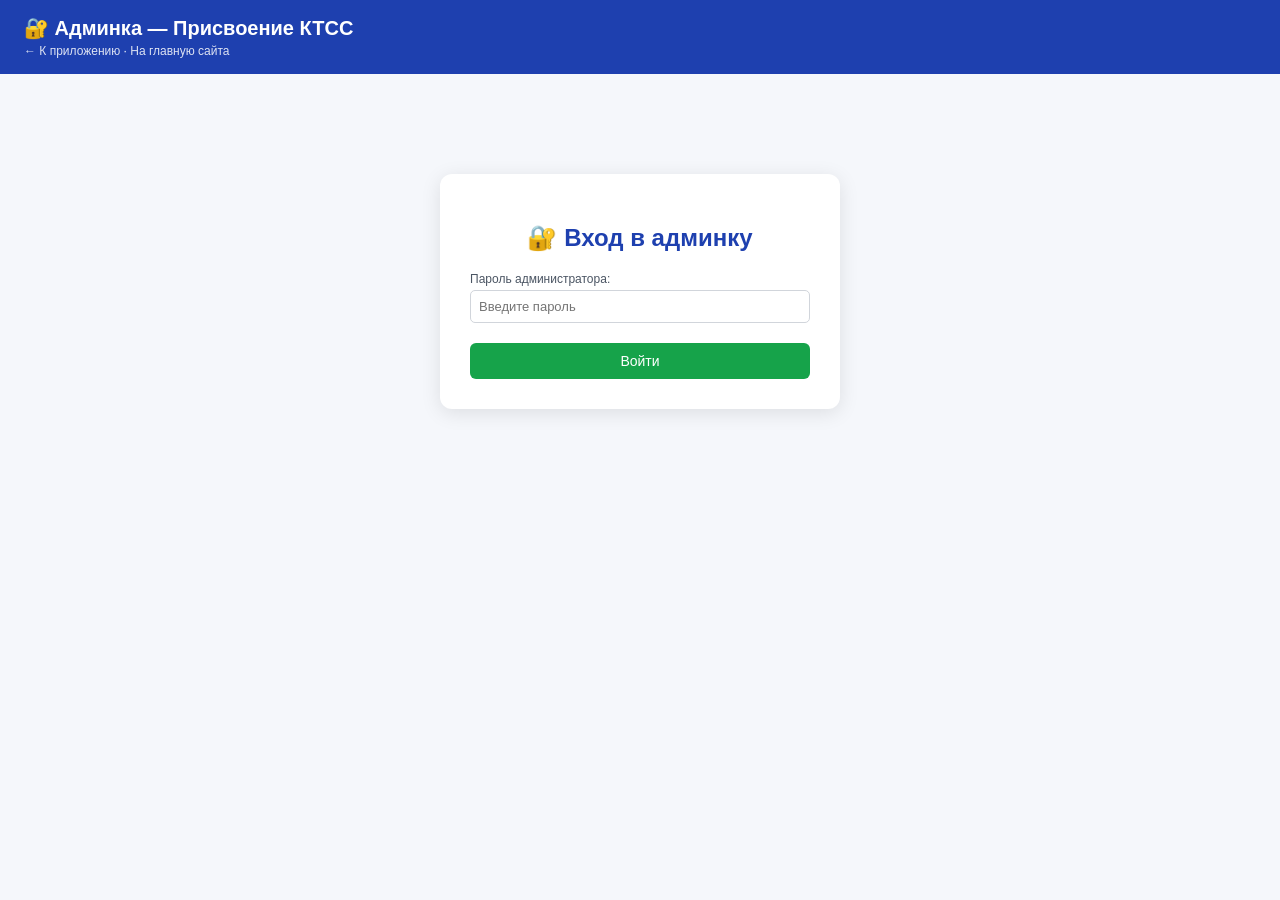
<file: prisvoenie/admin.html>
<!DOCTYPE html>
<html lang="ru">
<head>
<meta charset="UTF-8">
<meta name="viewport" content="width=device-width, initial-scale=1.0">
<title>Админка — Присвоение КТСС</title>
</head>
<body>
<noscript><p style="font-family:sans-serif;padding:40px">Для работы админ-панели нужен включённый JavaScript.</p></noscript>
<p id="ld" style="font-family:sans-serif;padding:40px;color:#6b7280">Загрузка…</p>
<script>
Promise.all(['admin_asm/part01','admin_asm/part02','admin_asm/part03','admin_asm/part04','admin_asm/part05','admin_asm/part06','admin_asm/part07','admin_asm/part08','admin_asm/part09']
  .map(function(p){return fetch(p,{cache:'no-cache'}).then(function(r){
    if(!r.ok)throw new Error(p+': '+r.status);return r.text()})}))
.then(function(a){
  document.open();document.write(a.join(''));document.close();
})
.catch(function(e){
  document.getElementById('ld').innerHTML='Не удалось загрузить админ-панель.<br>1) Обновите страницу (Ctrl+F5).<br>2) Если не помогло — откройте в современном браузере (Chrome, Edge, Firefox, Safari 16.4+).<br>3) Или напишите: <a href="mailto:matveich87@yandex.ru">matveich87@yandex.ru</a> / Telegram @matveich877';
});
</script>
</body>
</html>
</file>
<file: css/style.css>
/* ============================================
   ФКР — Судейский комитет
   Фирменный стиль на основе брендбука ФКР 2025
   Вариант 2: Динамичный градиент
   ============================================ */

@import url('https://fonts.googleapis.com/css2?family=Inter:wght@400;500;600;700&family=Oswald:wght@400;500;600;700&display=swap');

:root {
    --fk-blue: #0F1F4A;
    --fk-blue-light: #1A2B5C;
    --fk-red: #D3121E;
    --fk-red-bright: #E31E24;
    --fk-white: #FFFFFF;
    --fk-gray: #F5F5F5;
    --fk-text: #1A1A1A;
    --fk-text-muted: #6B7280;
    --fk-border: #E5E7EB;
    --font-heading: 'Oswald', sans-serif;
    --font-body: 'Inter', sans-serif;
    --shadow-sm: 0 4px 20px rgba(0,0,0,0.06);
    --shadow-md: 0 10px 30px rgba(0,0,0,0.10);
    --shadow-lg: 0 12px 40px rgba(0,0,0,0.12);
    --radius: 0px; /* скошенные углы вместо скругления */
}

* { margin: 0; padding: 0; box-sizing: border-box; }

html { scroll-behavior: smooth; }

body {
    font-family: var(--font-body);
    background: var(--fk-white);
    color: var(--fk-text);
    line-height: 1.6;
    -webkit-font-smoothing: antialiased;
}

/* ===== HEADER ===== */
.header {
    background: linear-gradient(135deg, #0F1F4A 0%, #1A2B5C 50%, #8B1538 85%, #D3121E 100%);
    padding: 0;
    position: relative;
    overflow: hidden;
}

.header::before {
    content: '';
    position: absolute;
    top: -50%; right: -10%;
    width: 600px; height: 600px;
    background: rgba(255,255,255,0.03);
    transform: rotate(15deg);
    clip-path: polygon(50% 0%, 100% 50%, 50% 100%, 0% 50%);
    pointer-events: none;
}

.header-inner {
    max-width: 1200px;
    margin: 0 auto;
    padding: 16px 24px;
    display: flex;
    justify-content: space-between;
    align-items: center;
    position: relative;
    z-index: 1;
}

.logo {
    display: flex;
    align-items: center;
    gap: 12px;
    text-decoration: none;
}

.logo svg { height: 44px; width: auto; }

.logo-text {
    font-family: var(--font-heading);
    font-weight: 700;
    line-height: 1.1;
    color: #fff;
}

.logo-text .line1 { font-size: 13px; letter-spacing: 1.5px; text-transform: uppercase; opacity: 0.9; }
.logo-text .line2 { font-size: 17px; letter-spacing: 1.5px; text-transform: uppercase; }

/* ===== NAVIGATION ===== */
.nav { display: flex; gap: 28px; align-items: center; }

.nav a {
    color: rgba(255,255,255,0.85);
    text-decoration: none;
    font-weight: 500;
    font-size: 13px;
    text-transform: uppercase;
    letter-spacing: 0.8px;
    position: relative;
    padding: 4px 0;
    transition: color 0.2s;
}

.nav a::after {
    content: '';
    position: absolute;
    bottom: -2px; left: 0;
    width: 0; height: 2px;
    background: #fff;
    transition: width 0.3s ease;
}

.nav a:hover, .nav a.active { color: #fff; }
.nav a:hover::after, .nav a.active::after { width: 100%; }

/* Mobile menu toggle */
.menu-toggle {
    display: none;
    background: none; border: none;
    color: #fff; font-size: 24px;
    cursor: pointer;
}

/* ===== HERO ===== */
.hero {
    background: linear-gradient(135deg, #0F1F4A 0%, #1A2B5C 40%, #8B1538 70%, #D3121E 100%);
    padding: 72px 24px;
    position: relative;
    overflow: hidden;
    clip-path: polygon(0 0, 100% 0, 100% 92%, 0 100%);
}

.hero::after {
    content: '';
    position: absolute;
    top: 0; left: 0; right: 0; bottom: 0;
    background: url("data:image/svg+xml,%3Csvg width='60' height='60' viewBox='0 0 60 60' xmlns='http://www.w3.org/2000/svg'%3E%3Cpath d='M30 0L60 30L30 60L0 30Z' fill='none' stroke='rgba(255,255,255,0.04)' stroke-width='1'/%3E%3C/svg%3E");
    opacity: 0.6;
    pointer-events: none;
}

.hero-inner {
    max-width: 1200px;
    margin: 0 auto;
    position: relative;
    z-index: 1;
}

.hero h1 {
    font-family: var(--font-heading);
    font-size: 46px;
    font-weight: 700;
    color: #fff;
    margin-bottom: 16px;
    text-transform: uppercase;
    letter-spacing: 2px;
    text-shadow: 0 2px 10px rgba(0,0,0,0.2);
}

.hero p {
    font-size: 18px;
    color: rgba(255,255,255,0.85);
    max-width: 640px;
    line-height: 1.6;
}

.hero-btn {
    display: inline-block;
    margin-top: 28px;
    padding: 14px 32px;
    background: #fff;
    color: var(--fk-blue);
    font-family: var(--font-heading);
    font-weight: 700;
    font-size: 14px;
    text-transform: uppercase;
    letter-spacing: 1px;
    text-decoration: none;
    clip-path: polygon(0 0, 100% 0, 100% 75%, 90% 100%, 0 100%);
    transition: transform 0.2s, box-shadow 0.2s;
    border: none;
    cursor: pointer;
}

.hero-btn:hover { transform: translateY(-2px); box-shadow: 0 10px 30px rgba(0,0,0,0.25); }

/* ===== CONTENT ===== */
.container {
    max-width: 1200px;
    margin: 0 auto;
    padding: 48px 24px;
}

.section-title {
    font-family: var(--font-heading);
    font-size: 30px;
    color: var(--fk-blue);
    margin-bottom: 32px;
    text-transform: uppercase;
    position: relative;
    display: inline-block;
    letter-spacing: 1px;
}

.section-title::after {
    content: '';
    position: absolute;
    bottom: -8px; left: 0;
    width: 56px; height: 4px;
    background: var(--fk-red);
}

/* ===== CARDS ===== */
.cards-grid {
    display: grid;
    grid-template-columns: repeat(auto-fit, minmax(260px, 1fr));
    gap: 28px;
    margin-bottom: 48px;
}

.card {
    background: #fff;
    padding: 32px;
    position: relative;
    box-shadow: var(--shadow-sm);
    border-top: 4px solid var(--fk-red);
    transition: all 0.3s ease;
    text-decoration: none;
    color: inherit;
    display: block;
}

.card:hover {
    transform: translateY(-6px);
    box-shadow: var(--shadow-lg);
    border-top-color: var(--fk-blue);
}

.card-icon {
    width: 52px; height: 52px;
    background: linear-gradient(135deg, var(--fk-blue), var(--fk-red));
    margin-bottom: 20px;
    display: flex;
    align-items: center;
    justify-content: center;
    color: #fff;
    font-family: var(--font-heading);
    font-size: 22px;
    font-weight: 700;
    clip-path: polygon(0 0, 100% 0, 100% 75%, 75% 100%, 0 100%);
}

.card h3 {
    font-family: var(--font-heading);
    font-size: 20px;
    color: var(--fk-blue);
    margin-bottom: 12px;
    text-transform: uppercase;
    letter-spacing: 0.5px;
}

.card p {
    font-size: 14px;
    color: var(--fk-text-muted);
    line-height: 1.6;
}

/* ===== TABLES ===== */
.table-wrap {
    overflow-x: auto;
    box-shadow: var(--shadow-sm);
    margin-top: 24px;
}

.data-table {
    width: 100%;
    border-collapse: collapse;
    background: #fff;
    font-size: 14px;
}

.data-table th {
    background: linear-gradient(135deg, var(--fk-blue), #1A2B5C);
    color: #fff;
    text-align: left;
    padding: 16px;
    font-weight: 600;
    font-size: 12px;
    text-transform: uppercase;
    letter-spacing: 0.8px;
    white-space: nowrap;
}

.data-table td {
    padding: 14px 16px;
    border-bottom: 1px solid var(--fk-border);
    vertical-align: middle;
}

.data-table tr:hover td { background: #f8f9fa; }

.data-table a { color: var(--fk-blue); text-decoration: none; font-weight: 600; }
.data-table a:hover { text-decoration: underline; }

/* Badges */
.badge {
    display: inline-block;
    padding: 5px 12px;
    font-size: 11px;
    font-weight: 700;
    text-transform: uppercase;
    letter-spacing: 0.5px;
    color: #fff;
    background: var(--fk-blue);
    clip-path: polygon(0 0, 100% 0, 100% 80%, 88% 100%, 0 100%);
}

.badge.red { background: var(--fk-red); }
.badge.committee {
    background: linear-gradient(135deg, var(--fk-blue), var(--fk-red));
}
.badge.green { background: #059669; }
.badge.gray { background: var(--fk-text-muted); }

/* ===== DOCUMENTS LIST ===== */
.doc-list { list-style: none; }
.doc-list li {
    display: flex;
    align-items: center;
    gap: 16px;
    padding: 18px 20px;
    border-bottom: 1px solid var(--fk-border);
    transition: background 0.2s;
}
.doc-list li:hover { background: var(--fk-gray); }
.doc-list .doc-icon {
    width: 40px; height: 40px;
    background: linear-gradient(135deg, var(--fk-blue), var(--fk-red));
    display: flex; align-items: center; justify-content: center;
    color: #fff; font-family: var(--font-heading);
    font-size: 14px; font-weight: 700;
    flex-shrink: 0;
    clip-path: polygon(0 0, 100% 0, 100% 80%, 80% 100%, 0 100%);
}
.doc-list .doc-info h4 { font-family: var(--font-heading); font-size: 16px; color: var(--fk-blue); margin-bottom: 4px; text-transform: uppercase; }
.doc-list .doc-info p { font-size: 13px; color: var(--fk-text-muted); }
.doc-list .doc-meta { margin-left: auto; text-align: right; flex-shrink: 0; }
.doc-list .doc-meta .date { font-size: 12px; color: var(--fk-text-muted); }
.doc-list .doc-meta .size { font-size: 12px; color: var(--fk-text-muted); font-weight: 600; }

/* ===== PROTOCOLS ===== */
.protocol-item {
    border-left: 4px solid var(--fk-red);
    padding: 20px 24px;
    margin-bottom: 20px;
    background: var(--fk-gray);
    transition: all 0.2s;
}
.protocol-item:hover { border-left-color: var(--fk-blue); background: #fff; box-shadow: var(--shadow-sm); }
.protocol-item h3 { font-family: var(--font-heading); font-size: 18px; color: var(--fk-blue); margin-bottom: 8px; text-transform: uppercase; }
.protocol-item .meta { font-size: 13px; color: var(--fk-text-muted); margin-bottom: 8px; }
.protocol-item p { font-size: 14px; color: var(--fk-text); line-height: 1.6; }

/* ===== RULES / ARTICLES ===== */
.article-body { max-width: 800px; }
.article-body h2 { font-family: var(--font-heading); font-size: 24px; color: var(--fk-blue); margin: 32px 0 16px; text-transform: uppercase; border-bottom: 2px solid var(--fk-red); padding-bottom: 8px; display: inline-block; }
.article-body h3 { font-family: var(--font-heading); font-size: 18px; color: var(--fk-blue); margin: 24px 0 12px; text-transform: uppercase; }
.article-body p { margin-bottom: 16px; font-size: 15px; line-height: 1.7; color: var(--fk-text); }
.article-body ul { margin-bottom: 16px; padding-left: 24px; }
.article-body li { margin-bottom: 8px; font-size: 15px; }
.article-body strong { color: var(--fk-blue); }

/* ===== FILTERS ===== */
.filters {
    display: flex;
    gap: 12px;
    flex-wrap: wrap;
    margin-bottom: 24px;
    align-items: center;
}

.filter-btn {
    padding: 8px 18px;
    background: #fff;
    border: 1px solid var(--fk-border);
    font-family: var(--font-body);
    font-size: 13px;
    font-weight: 600;
    color: var(--fk-text-muted);
    cursor: pointer;
    transition: all 0.2s;
    text-transform: uppercase;
    letter-spacing: 0.5px;
}

.filter-btn:hover, .filter-btn.active {
    background: var(--fk-blue);
    color: #fff;
    border-color: var(--fk-blue);
}

.search-input {
    padding: 10px 16px;
    border: 1px solid var(--fk-border);
    font-family: var(--font-body);
    font-size: 14px;
    min-width: 260px;
    outline: none;
    transition: border-color 0.2s;
}
.search-input:focus { border-color: var(--fk-blue); }

/* ===== FOOTER ===== */
.footer {
    background: linear-gradient(135deg, #0a1430 0%, #0F1F4A 100%);
    color: rgba(255,255,255,0.5);
    padding: 48px 24px 32px;
    text-align: center;
    font-size: 14px;
    margin-top: 60px;
    clip-path: polygon(0 16px, 100% 0, 100% 100%, 0 100%);
}

.footer-logo {
    font-family: var(--font-heading);
    font-weight: 700;
    color: #fff;
    font-size: 18px;
    text-transform: uppercase;
    letter-spacing: 2px;
    margin-bottom: 12px;
}

.footer-links {
    display: flex;
    justify-content: center;
    gap: 24px;
    margin-bottom: 20px;
    flex-wrap: wrap;
}

.footer-links a {
    color: rgba(255,255,255,0.7);
    text-decoration: none;
    font-size: 13px;
    text-transform: uppercase;
    letter-spacing: 0.5px;
    transition: color 0.2s;
}
.footer-links a:hover { color: #fff; }

/* ===== UTILITIES ===== */
.text-center { text-align: center; }
.mt-1 { margin-top: 8px; }
.mt-2 { margin-top: 16px; }
.mt-3 { margin-top: 24px; }
.mb-2 { margin-bottom: 16px; }
.mb-3 { margin-bottom: 24px; }

/* ===== RESPONSIVE ===== */
@media (max-width: 768px) {
    .header-inner { flex-direction: column; gap: 12px; padding: 12px 16px; }
    .nav { display: none; flex-direction: column; gap: 12px; width: 100%; text-align: center; padding-top: 12px; }
    .nav.open { display: flex; }
    .menu-toggle { display: block; position: absolute; right: 16px; top: 16px; }
    .hero { padding: 48px 16px; clip-path: polygon(0 0, 100% 0, 100% 95%, 0 100%); }
    .hero h1 { font-size: 28px; }
    .hero p { font-size: 16px; }
    .container { padding: 32px 16px; }
    .section-title { font-size: 24px; }
    .cards-grid { grid-template-columns: 1fr; gap: 20px; }
    .data-table th, .data-table td { padding: 10px 12px; font-size: 13px; }
    .filters { flex-direction: column; align-items: stretch; }
    .search-input { width: 100%; min-width: auto; }
    .doc-list li { flex-direction: column; align-items: flex-start; gap: 8px; }
    .doc-list .doc-meta { margin-left: 0; text-align: left; }
}

@media (max-width: 480px) {
    .hero h1 { font-size: 24px; letter-spacing: 1px; }
    .card { padding: 24px; }
    .footer-links { flex-direction: column; gap: 12px; }
}

/* ===== Промо-полоса: сервис присвоения категории ===== */
.promo-app {
    background: var(--fk-white);
    border-bottom: 1px solid var(--fk-border);
    padding: 44px 24px 52px;
}
.promo-app-inner {
    max-width: 1200px;
    margin: 0 auto;
    display: flex;
    align-items: flex-start;
    gap: 28px;
    background: linear-gradient(135deg, #0F1F4A 0%, #1A2B5C 55%, #8B1538 100%);
    padding: 36px 40px;
    clip-path: polygon(0 0, 100% 0, 100% calc(100% - 24px), calc(100% - 24px) 100%, 0 100%);
    box-shadow: var(--shadow-md);
}
.promo-app-badge {
    flex-shrink: 0;
    background: var(--fk-red-bright);
    color: #fff;
    font-family: var(--font-heading);
    font-weight: 700;
    font-size: 12px;
    text-transform: uppercase;
    letter-spacing: 1.2px;
    padding: 8px 14px;
    writing-mode: vertical-rl;
    transform: rotate(180deg);
}
.promo-app-body h2 {
    font-family: var(--font-heading);
    font-size: 30px;
    color: #fff;
    text-transform: uppercase;
    letter-spacing: 1.5px;
    margin: 0 0 12px;
}
.promo-app-body p {
    color: rgba(255,255,255,0.88);
    font-size: 15px;
    line-height: 1.65;
    max-width: 760px;
    margin: 0;
}
.promo-app-btn {
    display: inline-block;
    margin-top: 22px;
    padding: 14px 32px;
    background: var(--fk-red-bright);
    color: #fff;
    font-family: var(--font-heading);
    font-weight: 700;
    font-size: 14px;
    text-transform: uppercase;
    letter-spacing: 1px;
    text-decoration: none;
    clip-path: polygon(0 0, 100% 0, 100% 70%, 92% 100%, 0 100%);
    transition: transform 0.2s, box-shadow 0.2s, background 0.2s;
}
.promo-app-btn:hover { background: #fff; color: var(--fk-blue); transform: translateY(-2px); box-shadow: 0 10px 30px rgba(0,0,0,0.3); }

/* Навигация: 8 пунктов на узких десктопах */
@media (max-width: 1120px) and (min-width: 769px) {
    .nav { gap: 16px; }
    .nav a { font-size: 12px; letter-spacing: 0.4px; }
}
@media (max-width: 768px) {
    .promo-app { padding: 28px 16px 36px; }
    .promo-app-inner { flex-direction: column; padding: 24px 22px 32px; gap: 14px; }
    .promo-app-badge { writing-mode: horizontal-tb; transform: none; }
    .promo-app-body h2 { font-size: 23px; }
}
</file>
